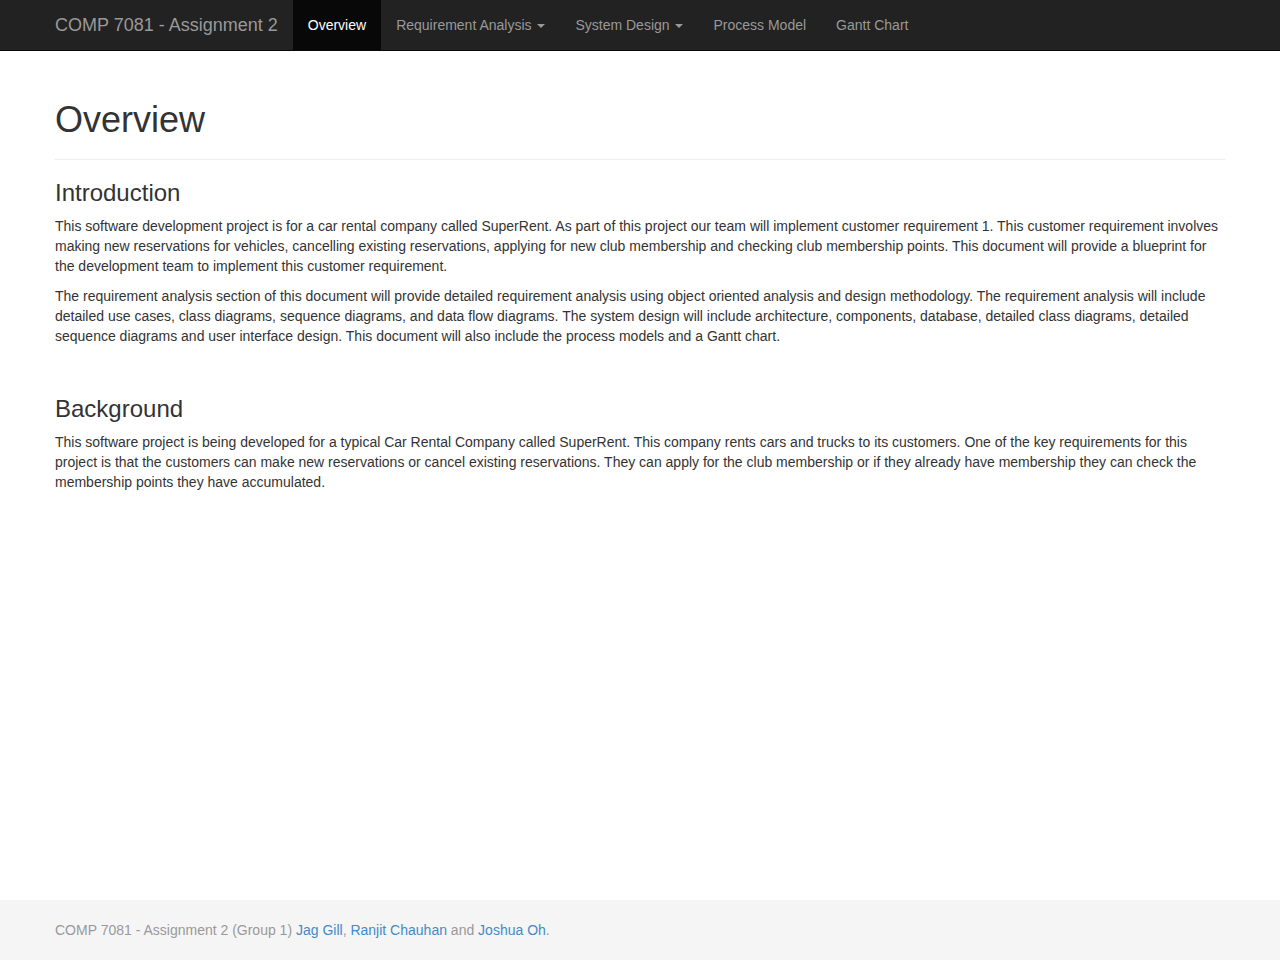
<file: index.html>
<!doctype html>
<html>
<head>
<meta charset="utf-8">
<title>COMP 7081 - Assignment 2 (Group 1)</title>
<link rel="stylesheet" href="css/bootstrap.css">
<link href="css/sticky-footer-navbar.css" rel="stylesheet">
<script src="js/jquery.min.js"></script>
<script src="js/bootstrap.js"></script>
<!--[if lt IE 9]>
<script src="http://html5shiv.googlecode.com/svn/trunk/html5.js"></script>
<![endif]-->
</head>

<body>
<!-- Wrap all page content here -->
<div id="wrap">
<header class="navbar navbar-inverse navbar-fixed-top bs-docs-nav" role="banner">
  <div class="container">
    <div class="navbar-header">
      <button class="navbar-toggle" type="button" data-toggle="collapse" data-target=".bs-navbar-collapse">
        <span class="sr-only">Toggle navigation</span>
        <span class="icon-bar"></span>
        <span class="icon-bar"></span>
        <span class="icon-bar"></span>
      </button>
      <a href="./index.html" class="navbar-brand">COMP 7081 - Assignment 2</a>
    </div>
    <nav class="collapse navbar-collapse bs-navbar-collapse" role="navigation">
      <ul class="nav navbar-nav">
          <li class="active"><a href="index.html">Overview</a></li>
          <li class="dropdown">
            <a class="dropdown-toggle" data-toggle="dropdown" href="#">
              Requirement Analysis <span class="caret"></span>
            </a>
            <ul class="dropdown-menu">
              <li><a href="html/analysis/use_cases.html">Use Cases</a></li>
              <li><a href="html/analysis/class_diagrams.html">Class Diagrams</a></li>
      			  <li><a href="html/analysis/activity_diagrams.html">Activity Diagrams</a></li>
      			  <li><a href="html/analysis/sequence_diagrams.html">Sequence Diagrams</a></li>
              <li><a href="html/analysis/data_flow_diagrams.html">Data Flow Diagrams</a></li>
            </ul>
          </li>    
          <li class="dropdown">
            <a class="dropdown-toggle" data-toggle="dropdown" href="#">
              System Design <span class="caret"></span>
            </a>
            <ul class="dropdown-menu">
              <li><a href="html/design/architecture.html">Architecture</a></li>
              <li><a href="html/design/components.html">Components</a></li>
              <li><a href="html/design/database.html">Database/data structure</a></li>
              <li><a href="html/design/detailed_class_diagrams.html">Detailed Class Diagrams</a></li>
              <li><a href="html/design/detailed_sequence_diagrams.html">Detailed Sequence Diagrams</a></li>
              <li><a href="html/design/user_interface.html">User Interface</a></li>
            </ul>
          </li>               
          <li><a href="html/process_model.html">Process Model</a></li>
          <li><a href="html/gantt_chart.html">Gantt Chart</a></li>
      </ul>
    </nav>
  </div>
</header>
  <!-- Begin page content -->
  <div class="container">
  <div class="page-header">
    <h1>Overview</h1>
  </div>
      <h3 id="overview-introduction">Introduction</h3>
      <p>This software development project is for a car rental company called SuperRent. As part of this project our team will implement customer requirement 1. This customer requirement involves making new reservations for vehicles, cancelling existing reservations, applying for new club membership and checking club membership points. This document will provide a blueprint for the development team to implement this customer requirement.</p> 

  <p>The requirement analysis section of this document will provide detailed requirement analysis using object oriented analysis and design methodology. The requirement analysis will include detailed use cases, class diagrams, sequence diagrams, and data flow diagrams. The system design will include architecture, components, database, detailed class diagrams, detailed sequence diagrams and user interface design. This document will also include the process models and a Gantt chart.
       </p>
       <br>
    <h3 id="overview-background">Background</h3>
      <p>This software project is being developed for a typical Car Rental Company called SuperRent. This company rents cars and trucks to its customers. One of the key requirements for this project is that the customers can make new reservations or cancel existing reservations. They can apply for the club membership or if they already have membership they can check the membership points they have accumulated. </p>
    </div>
</div>
<div id="footer">
  <div class="container">
    <p class="text-muted credit">COMP 7081 - Assignment 2 (Group 1) <a href="##">Jag Gill</a>, <a href="##">Ranjit Chauhan</a> and <a href="##">Joshua Oh</a>.</p>
  </div>
</div>
</body>
</html>
</file>
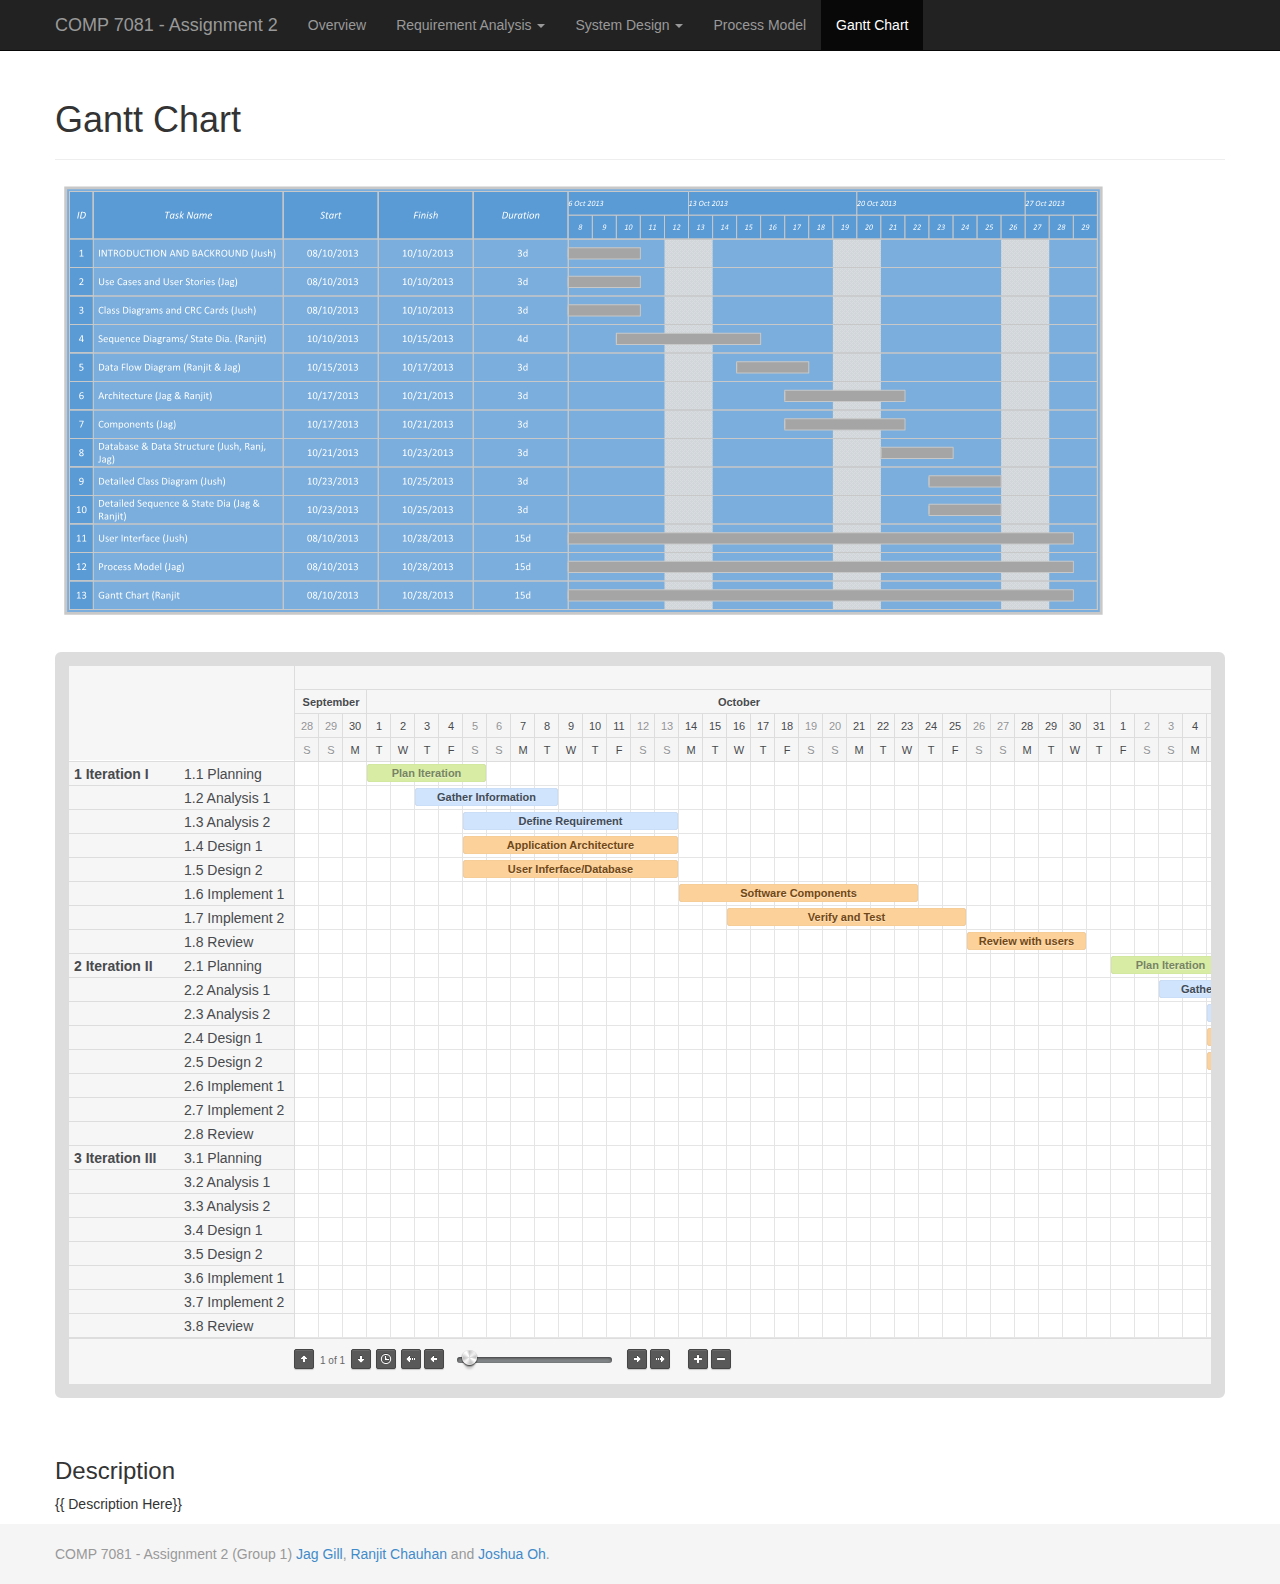
<file: html/gantt_chart.html>
﻿<!doctype html>
<html>
<head>
<meta charset="utf-8">
<meta http-equiv="X-UA-Compatible" content="IE=Edge;chrome=1" >
<title>COMP 7081 - Assignment 2 (Group 1)</title>
<link rel="stylesheet" href="../css/gantt.css">
<link rel="stylesheet" href="../css/bootstrap.css">
<link rel="stylesheet" href="../css/sticky-footer-navbar.css">
</style>
<!--[if lt IE 9]>
<script src="http://html5shiv.googlecode.com/svn/trunk/html5.js"></script>
<![endif]-->
</head>

<body>
<!-- Begin Wrap all page content -->
<div id="wrap">
<header class="navbar navbar-inverse navbar-fixed-top bs-docs-nav" role="banner">
  <div class="container">
    <div class="navbar-header">
      <button class="navbar-toggle" type="button" data-toggle="collapse" data-target=".bs-navbar-collapse">
        <span class="sr-only">Toggle navigation</span>
        <span class="icon-bar"></span>
        <span class="icon-bar"></span>
        <span class="icon-bar"></span>
      </button>
      <a href="../index.html" class="navbar-brand">COMP 7081 - Assignment 2</a>
    </div>
    <nav class="collapse navbar-collapse bs-navbar-collapse" role="navigation">
      <ul class="nav navbar-nav">
          <li><a href="../index.html">Overview</a></li>
          <li class="dropdown">
            <a class="dropdown-toggle" data-toggle="dropdown" href="#">
              Requirement Analysis <span class="caret"></span>
            </a>
            <ul class="dropdown-menu">
              <li><a href="./analysis/use_cases.html">Use Cases</a></li>
              <li><a href="./analysis/class_diagrams.html">Class Diagrams</a></li>
              <li><a href="./analysis/activity_diagrams.html">Activity Diagrams</a></li>
              <li><a href="./analysis/sequence_diagrams.html">Sequence Diagrams</a></li>
              <li><a href="./analysis/data_flow_diagrams.html">Data Flow Diagrams</a></li>
            </ul>
          </li>    
          <li class="dropdown">
            <a class="dropdown-toggle" data-toggle="dropdown" href="#">
              System Design <span class="caret"></span>
            </a>
            <ul class="dropdown-menu">
              <li><a href="./design/architecture.html">Architecture</a></li>
              <li><a href="./design/components.html">Components</a></li>
              <li><a href="./design/database.html">Database/data structure</a></li>
              <li><a href="./design/detailed_class_diagrams.html">Detailed Class Diagrams</a></li>
              <li><a href="./design/detailed_sequence_diagrams.html">Detailed Sequence Diagrams</a></li>
              <li><a href="./design/user_interface.html">User Interface</a></li>
            </ul>
          </li>               
          <li><a href="./process_model.html">Process Model</a></li>
          <li class="active"><a href="./gantt_chart.html">Gantt Chart</a></li>
      </ul>
    </nav>
  </div>
</header>
    <!-- Begin page content -->
    <div class="container">
      <div class="page-header">
        <h1>Gantt Chart</h1>
      </div>
        <img src="../images/gantt_chart.png" />
        <br />
        <div class="gantt"></div>
       <br>
       <h3 id="overview-background">Description</h3>
      <p>{{ Description Here}}</p>
    </div>
     <!-- End page content -->
</div>
<!-- End Wrap all page content -->

<!-- Begin page footer -->
<div id="footer">
  <div class="container">
    <p class="text-muted credit">COMP 7081 - Assignment 2 (Group 1) <a href="##">Jag Gill</a>, <a href="##">Ranjit Chauhan</a> and <a href="##">Joshua Oh</a>.</p>
  </div>
</div>
<!-- End page footer -->

</body>
<script src="../js/jquery.min.js"></script>
<script src="../js/bootstrap.js"></script>
<script src="../js/jquery.fn.gantt.js"></script>
<script>
    $(function() {

      "use strict";

      $(".gantt").gantt({
        source: [{
          name: "1 Iteration I",
          desc: "1.1 Planning",
          values: [{
              from: "/Date(" + dateParser('2013-10-01') + ")/",
              to: "/Date(" + dateParser('2013-10-05') + ")/",
              label: "Plan Iteration",
            customClass: "ganttGreen"
          }]
        },{
          name: "",
          desc: "1.2 Analysis 1",
          values: [{
              from: "/Date(" + dateParser('2013-10-3') + ")/",
              to: "/Date(" + dateParser('2013-10-8') + ")/",
            label: "Gather Information", 
            customClass: "ganttBlue"
          }]
        }, {
            name: " ",
            desc: "1.3 Analysis 2",
            values: [{
                from: "/Date(" + dateParser('2013-10-5') + ")/",
                to: "/Date(" + dateParser('2013-10-13') + ")/",
                label: "Define Requirement",
                customClass: "ganttBlue"
            }]
        }, {
            name: "",
            desc: "1.4 Design 1",
            values: [{
                from: "/Date(" + dateParser('2013-10-5') + ")/",
                to: "/Date(" + dateParser('2013-10-13') + ")/",
                label: "Application Architecture",
                customClass: "ganttOrange"
            }]
        }, {
          name: " ",
          desc: "1.5 Design 2",
          values: [{
              from: "/Date(" + dateParser('2013-10-5') + ")/",
              to: "/Date(" + dateParser('2013-10-13') + ")/",
            label: "User Inferface/Database", 
            customClass: "ganttOrange"
          }]
      }, {
          name: "",
          desc: "1.6 Implement 1",
          values: [{
              from: "/Date(" + dateParser('2013-10-14') + ")/",
              to: "/Date(" + dateParser('2013-10-23') + ")/",
              label: "Software Components",
              customClass: "ganttOrange"
          }]
      }, {
          name: " ",
          desc: "1.7 Implement 2",
          values: [{
              from: "/Date(" + dateParser('2013-10-16') + ")/",
              to: "/Date(" + dateParser('2013-10-25') + ")/",
              label: "Verify and Test", 
              customClass: "ganttOrange"
          }]
      }, {
          name: " ",
          desc: "1.8 Review",
          values: [{
              from: "/Date(" + dateParser('2013-10-26') + ")/",
              to: "/Date(" + dateParser('2013-10-30') + ")/",
              label: "Review with users",
              customClass: "ganttOrange"
          }]
      },{
          name: "2 Iteration II",
        desc: "2.1 Planning",
        values: [{
            from: "/Date(" + dateParser('2013-11-01') + ")/",
            to: "/Date(" + dateParser('2013-11-05') + ")/",
            label: "Plan Iteration",
            customClass: "ganttGreen"
        }]
      },{
          name: "",
          desc: "2.2 Analysis 1",
          values: [{
              from: "/Date(" + dateParser('2013-11-3') + ")/",
              to: "/Date(" + dateParser('2013-11-8') + ")/",
              label: "Gather Information", 
              customClass: "ganttBlue"
          }]
      }, {
          name: " ",
          desc: "2.3 Analysis 2",
          values: [{
              from: "/Date(" + dateParser('2013-11-5') + ")/",
              to: "/Date(" + dateParser('2013-11-13') + ")/",
              label: "Define Requirement",
              customClass: "ganttBlue"
          }]
      }, {
          name: "",
          desc: "2.4 Design 1",
          values: [{
              from: "/Date(" + dateParser('2013-11-5') + ")/",
              to: "/Date(" + dateParser('2013-11-13') + ")/",
              label: "Application Architecture",
              customClass: "ganttOrange"
          }]
      }, {
          name: " ",
          desc: "2.5 Design 2",
          values: [{
              from: "/Date(" + dateParser('2013-11-5') + ")/",
              to: "/Date(" + dateParser('2013-11-13') + ")/",
              label: "User Inferface/Database", 
              customClass: "ganttOrange"
          }]
      }, {
          name: "",
          desc: "2.6 Implement 1",
          values: [{
              from: "/Date(" + dateParser('2013-11-14') + ")/",
              to: "/Date(" + dateParser('2013-11-23') + ")/",
              label: "Software Components",
              customClass: "ganttOrange"
          }]
      }, {
          name: " ",
          desc: "2.7 Implement 2",
          values: [{
              from: "/Date(" + dateParser('2013-11-16') + ")/",
              to: "/Date(" + dateParser('2013-11-25') + ")/",
              label: "Verify and Test", 
              customClass: "ganttOrange"
          }]
      }, {
          name: " ",
          desc: "2.8 Review",
          values: [{
              from: "/Date(" + dateParser('2013-11-26') + ")/",
              to: "/Date(" + dateParser('2013-11-30') + ")/",
              label: "Review with users",
              customClass: "ganttOrange"
          }]
      },{
          name: "3 Iteration III",
        desc: "3.1 Planning",
        values: [{
            from: "/Date(" + dateParser('2013-12-01') + ")/",
            to: "/Date(" + dateParser('2013-12-05') + ")/",
            label: "Plan Iteration",
            customClass: "ganttGreen"
        }]
      },{
          name: "",
          desc: "3.2 Analysis 1",
          values: [{
              from: "/Date(" + dateParser('2013-12-3') + ")/",
              to: "/Date(" + dateParser('2013-12-8') + ")/",
              label: "Gather Information", 
              customClass: "ganttBlue"
          }]
      }, {
          name: " ",
          desc: "3.3 Analysis 2",
          values: [{
              from: "/Date(" + dateParser('2013-12-5') + ")/",
              to: "/Date(" + dateParser('2013-12-13') + ")/",
              label: "Define Requirement",
              customClass: "ganttBlue"
          }]
      }, {
          name: "",
          desc: "3.4 Design 1",
          values: [{
              from: "/Date(" + dateParser('2013-12-5') + ")/",
              to: "/Date(" + dateParser('2013-12-13') + ")/",
              label: "Application Architecture",
              customClass: "ganttOrange"
          }]
      }, {
          name: " ",
          desc: "3.5 Design 2",
          values: [{
              from: "/Date(" + dateParser('2013-12-5') + ")/",
              to: "/Date(" + dateParser('2013-12-13') + ")/",
              label: "User Inferface/Database", 
              customClass: "ganttOrange"
          }]
      }, {
          name: "",
          desc: "3.6 Implement 1",
          values: [{
              from: "/Date(" + dateParser('2013-12-14') + ")/",
              to: "/Date(" + dateParser('2013-12-23') + ")/",
              label: "Software Components",
              customClass: "ganttOrange"
          }]
      }, {
          name: " ",
          desc: "3.7 Implement 2",
          values: [{
              from: "/Date(" + dateParser('2013-12-16') + ")/",
              to: "/Date(" + dateParser('2013-12-25') + ")/",
              label: "Verify and Test", 
              customClass: "ganttOrange"
          }]
      }, {
          name: " ",
          desc: "3.8 Review",
          values: [{
              from: "/Date(" + dateParser('2013-12-26') + ")/",
              to: "/Date(" + dateParser('2013-12-30') + ")/",
              label: "Review with users",
              customClass: "ganttOrange"
          }]
      }],

        navigate: "scroll",
        scale: "days",
        minScale: "days",       
        maxScale: "months",
        itemsPerPage: 24,
        onItemClick: function(data) {
          //alert("Item clicked - show some details");
        },
        onAddClick: function(dt, rowId) {
          //alert("Empty space clicked - add an item!");
        },
        onRender: function() {
          if (window.console && typeof console.log === "function") {
            console.log("chart rendered");
          }
        }
      });

      //$(".gantt").popover({
      //  selector: ".bar",
      //  title: "Detail",
      //  content: "Here is details.",
      //  trigger: "hover"
      //});

      //prettyPrint();

       function dateParser (mydate) {
        if (mydate !== undefined) {
            var a = mydate.split("-");
            var yearMy = a[0];
            var monthMy = a[1];
            var dayMy = a[2];
            var finalDate = new Date(yearMy, monthMy-1, dayMy);
            var finalDate = finalDate.getTime();
            return finalDate;
          }  
        } 

    });
    </script>
</html>
</file>
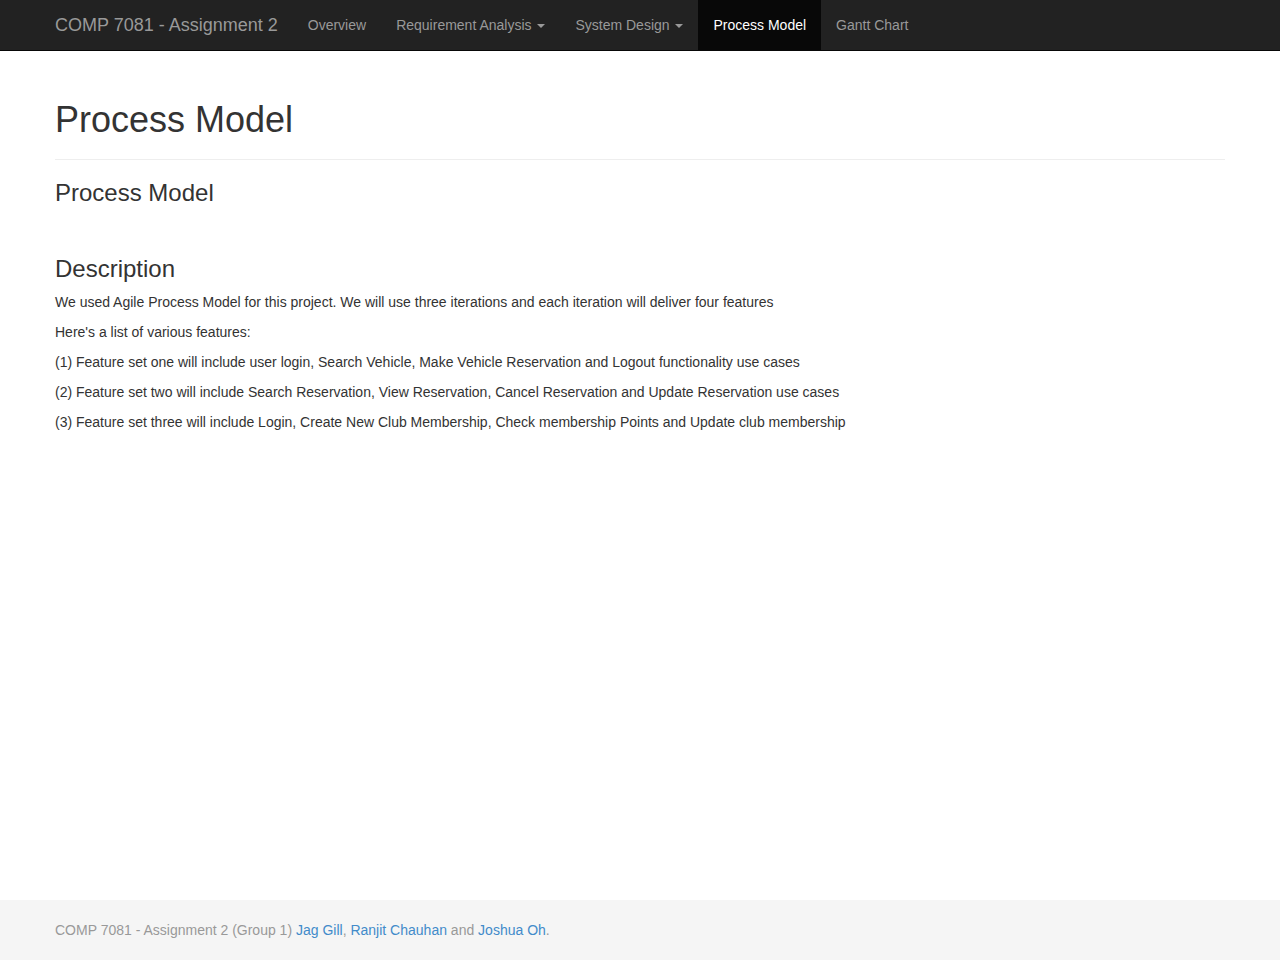
<file: html/process_model.html>
<!doctype html>
<html>
<head>
<meta charset="utf-8">
<title>COMP 7081 - Assignment 2 (Group 1)</title>
<link rel="stylesheet" href="../css/bootstrap.css">
<link rel="stylesheet" href="../css/sticky-footer-navbar.css">
<script src="../js/jquery.min.js"></script>
<script src="../js/bootstrap.js"></script>
<!--[if lt IE 9]>
<script src="http://html5shiv.googlecode.com/svn/trunk/html5.js"></script>
<![endif]-->
</head>

<body>
<!-- Begin Wrap all page content -->
<div id="wrap">
<header class="navbar navbar-inverse navbar-fixed-top bs-docs-nav" role="banner">
  <div class="container">
    <div class="navbar-header">
      <button class="navbar-toggle" type="button" data-toggle="collapse" data-target=".bs-navbar-collapse">
        <span class="sr-only">Toggle navigation</span>
        <span class="icon-bar"></span>
        <span class="icon-bar"></span>
        <span class="icon-bar"></span>
      </button>
      <a href="../index.html" class="navbar-brand">COMP 7081 - Assignment 2</a>
    </div>
    <nav class="collapse navbar-collapse bs-navbar-collapse" role="navigation">
      <ul class="nav navbar-nav">
          <li><a href="../index.html">Overview</a></li>
          <li class="dropdown">
            <a class="dropdown-toggle" data-toggle="dropdown" href="#">
              Requirement Analysis <span class="caret"></span>
            </a>
            <ul class="dropdown-menu">
              <li><a href="./analysis/use_cases.html">Use Cases</a></li>
              <li><a href="./analysis/class_diagrams.html">Class Diagrams</a></li>
              <li><a href="./analysis/activity_diagrams.html">Activity Diagrams</a></li> 
              <li><a href="./analysis/sequence_diagrams.html">Sequence Diagrams</a></li>
              <li><a href="./analysis/data_flow_diagrams.html">Data Flow Diagrams</a></li>
            </ul>
          </li>    
          <li class="dropdown">
            <a class="dropdown-toggle" data-toggle="dropdown" href="#">
              System Design <span class="caret"></span>
            </a>
            <ul class="dropdown-menu">
              <li><a href="./design/architecture.html">Architecture</a></li>
              <li><a href="./design/components.html">Components</a></li>
              <li><a href="./design/database.html">Database/data structure</a></li>
              <li><a href="./design/detailed_class_diagrams.html">Detailed Class Diagrams</a></li>
              <li><a href="./design/detailed_sequence_diagrams.html">Detailed Sequence Diagrams</a></li>
              <li><a href="./design/user_interface.html">User Interface</a></li>
            </ul>
          </li>               
          <li class="active"><a href="./process_model.html">Process Model</a></li>
          <li><a href="./gantt_chart.html">Gantt Chart</a></li>
      </ul>
    </nav>
  </div>
</header>
    <!-- Begin page content -->
    <div class="container">
      <div class="page-header">
        <h1>Process Model</h1>
      </div>
      <h3 id="overview-introduction">Process Model</h3>
      
       <br>
       <h3 id="overview-background">Description</h3>
      <p>We used Agile Process Model for this project. We will use three iterations and each iteration will deliver four features</p>
	  <p> Here's a list of various features:</p>
	  <p> (1) Feature set one will include user login, Search Vehicle, Make Vehicle Reservation and Logout functionality use cases</p>
	  <p> (2) Feature set two will include Search Reservation, View Reservation, Cancel Reservation and Update Reservation use cases</p>
	  <p> (3) Feature set three will include Login, Create New Club Membership, Check membership Points and Update club membership</p>
	  
    </div>
     <!-- End page content -->
</div>
<!-- End Wrap all page content -->

<!-- Begin page footer -->
<div id="footer">
  <div class="container">
    <p class="text-muted credit">COMP 7081 - Assignment 2 (Group 1) <a href="##">Jag Gill</a>, <a href="##">Ranjit Chauhan</a> and <a href="##">Joshua Oh</a>.</p>
  </div>
</div>
<!-- End page footer -->

</body>
</html>
</file>
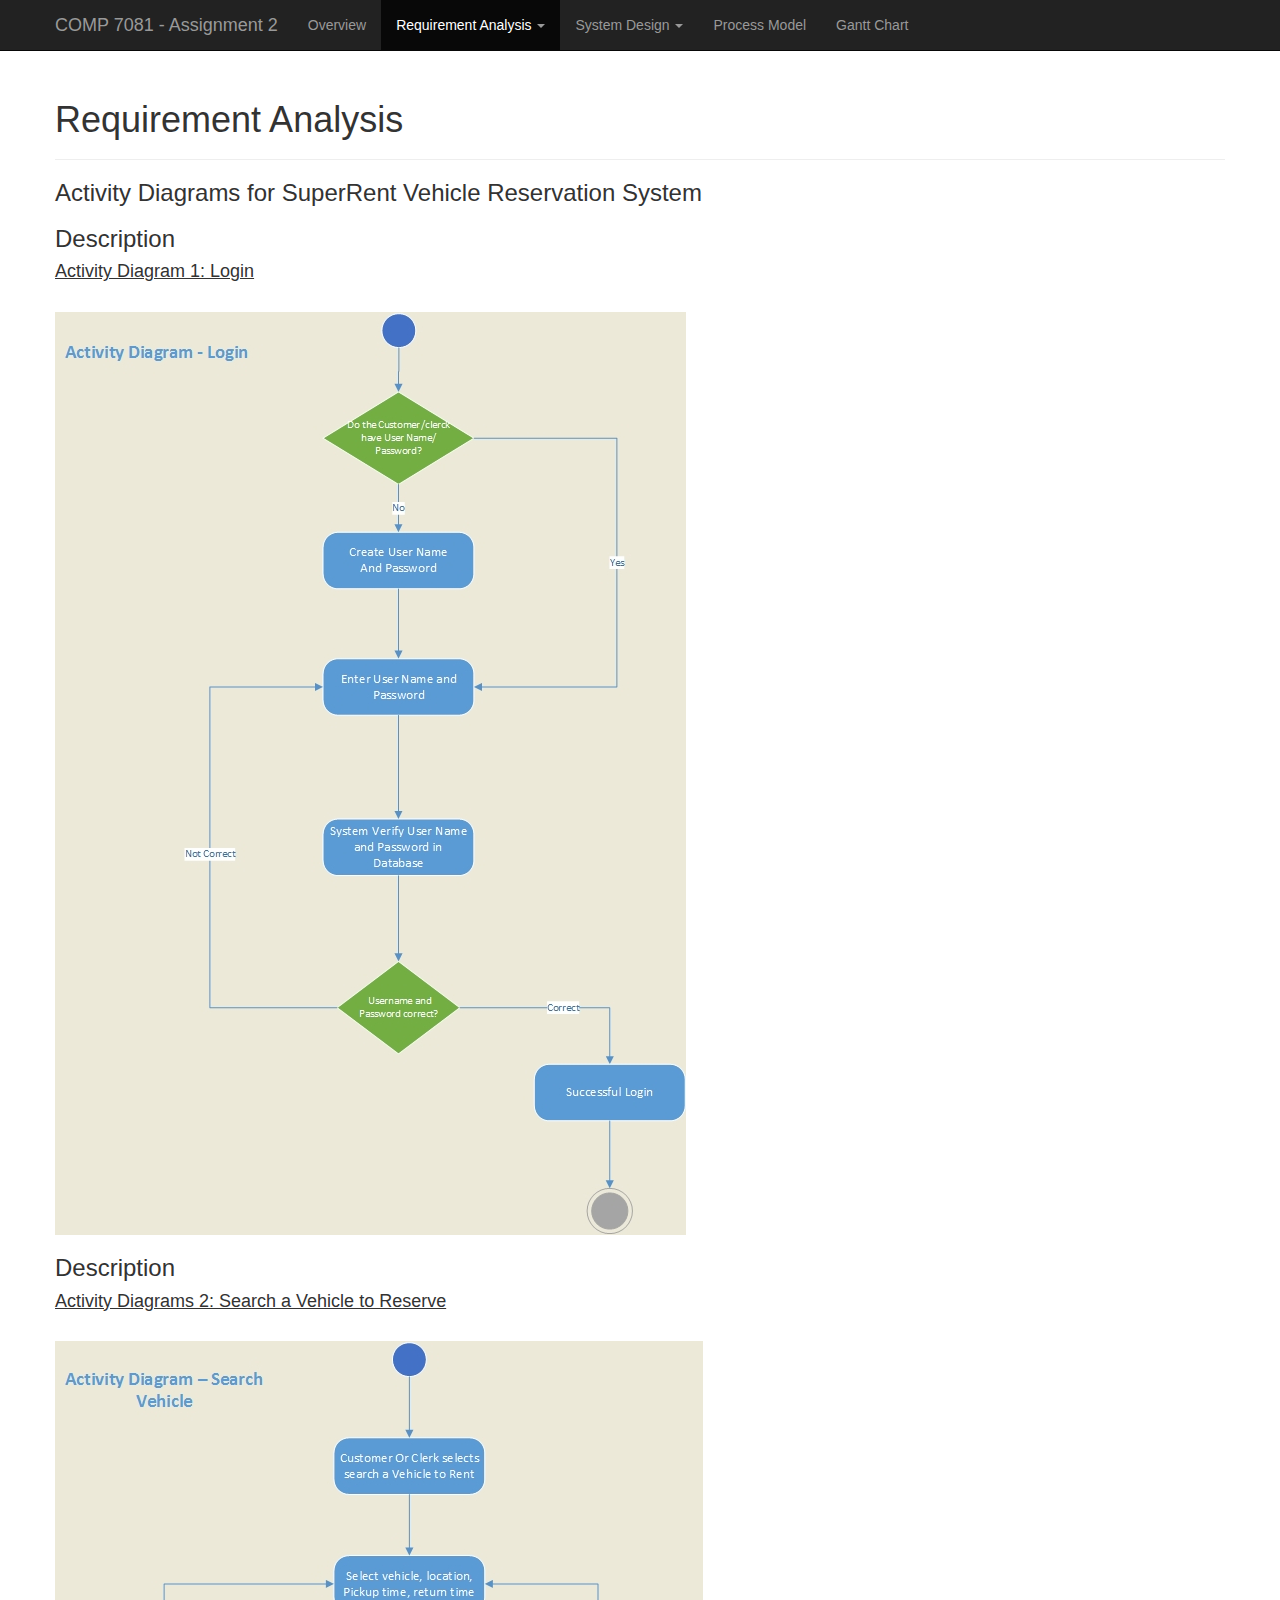
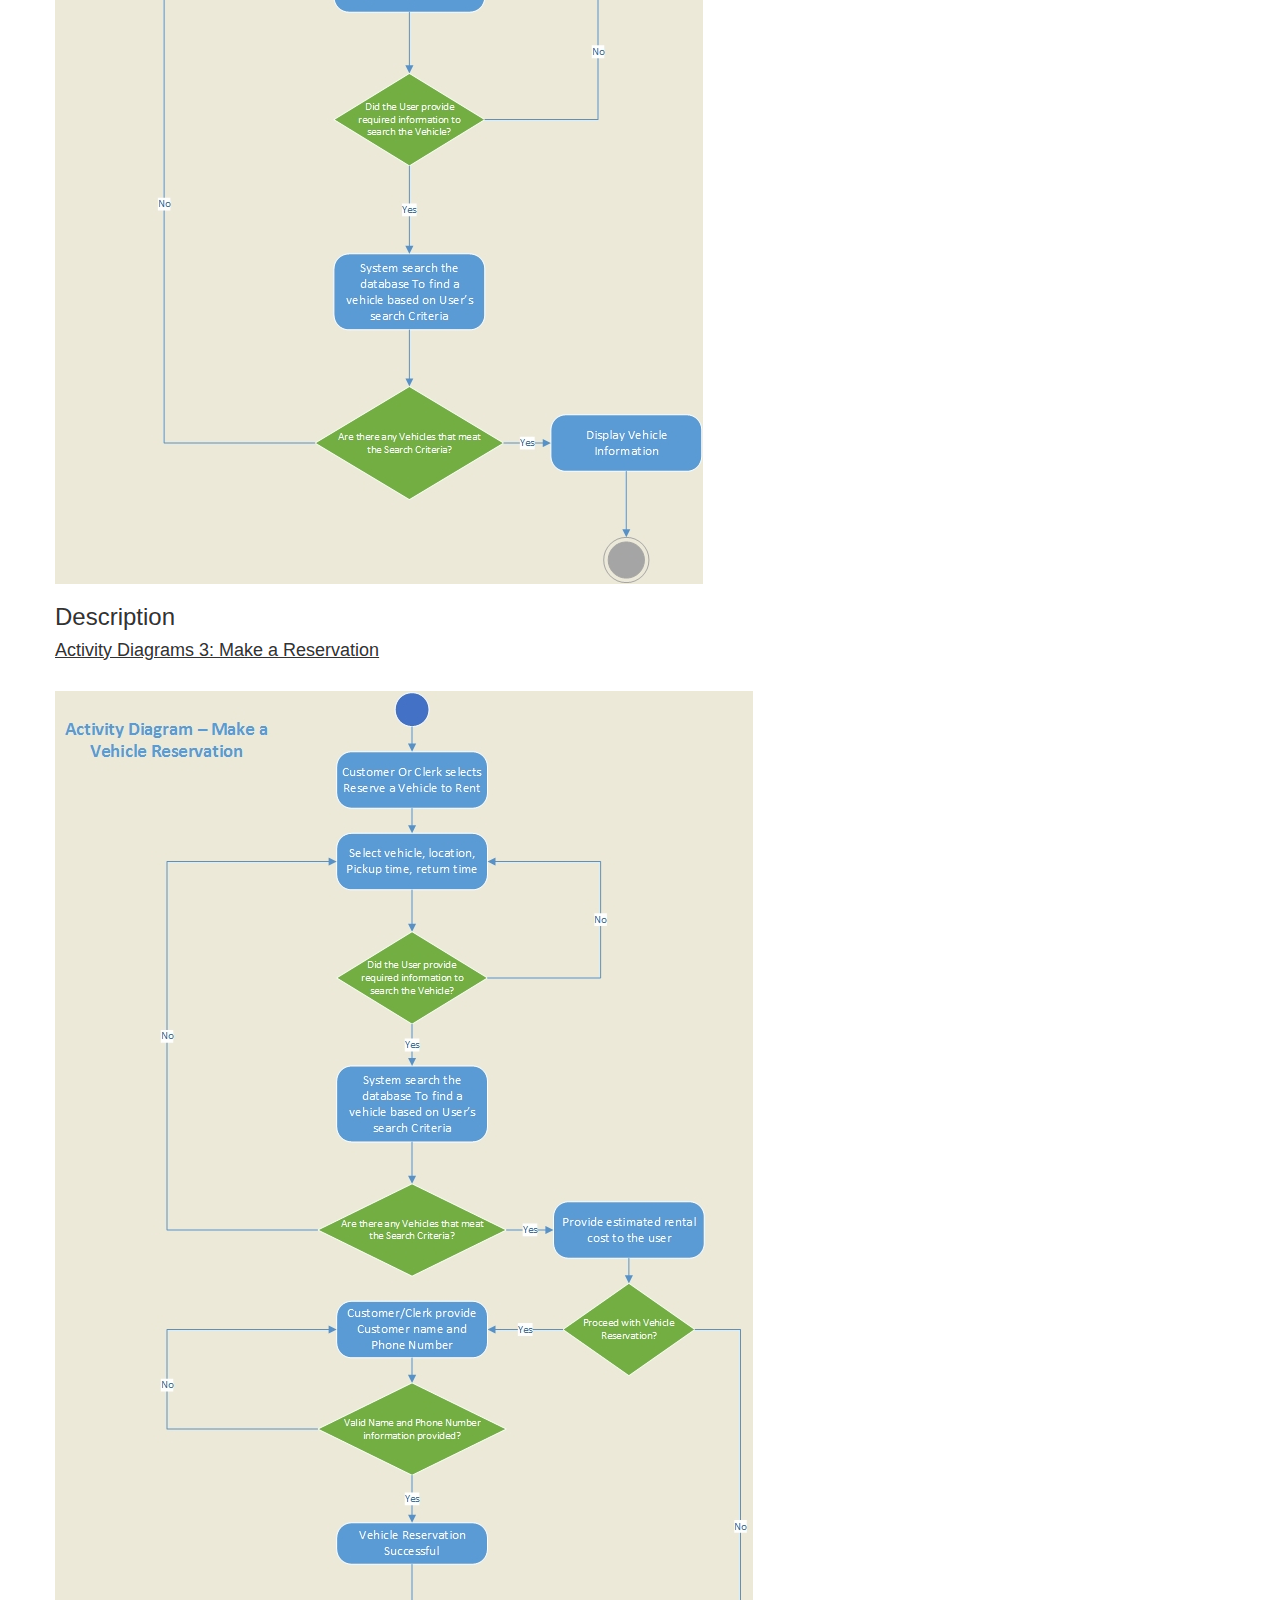
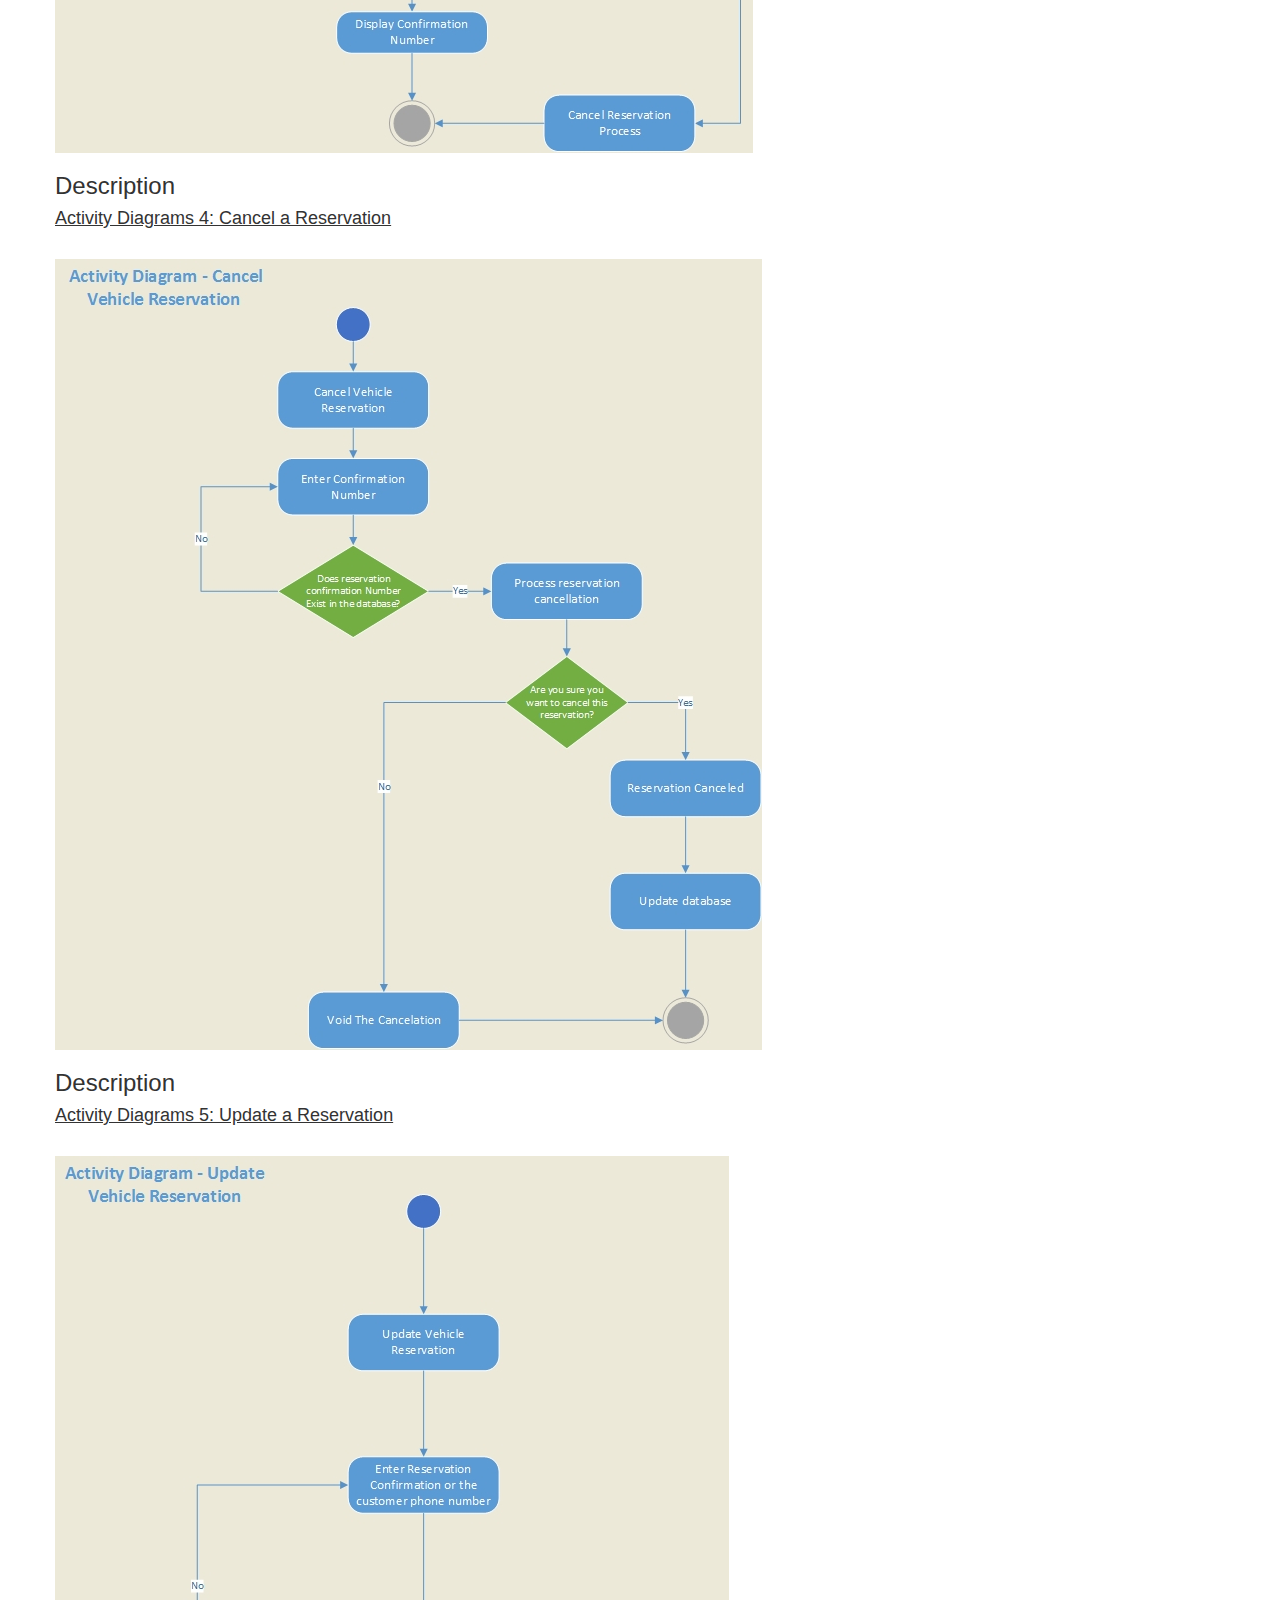
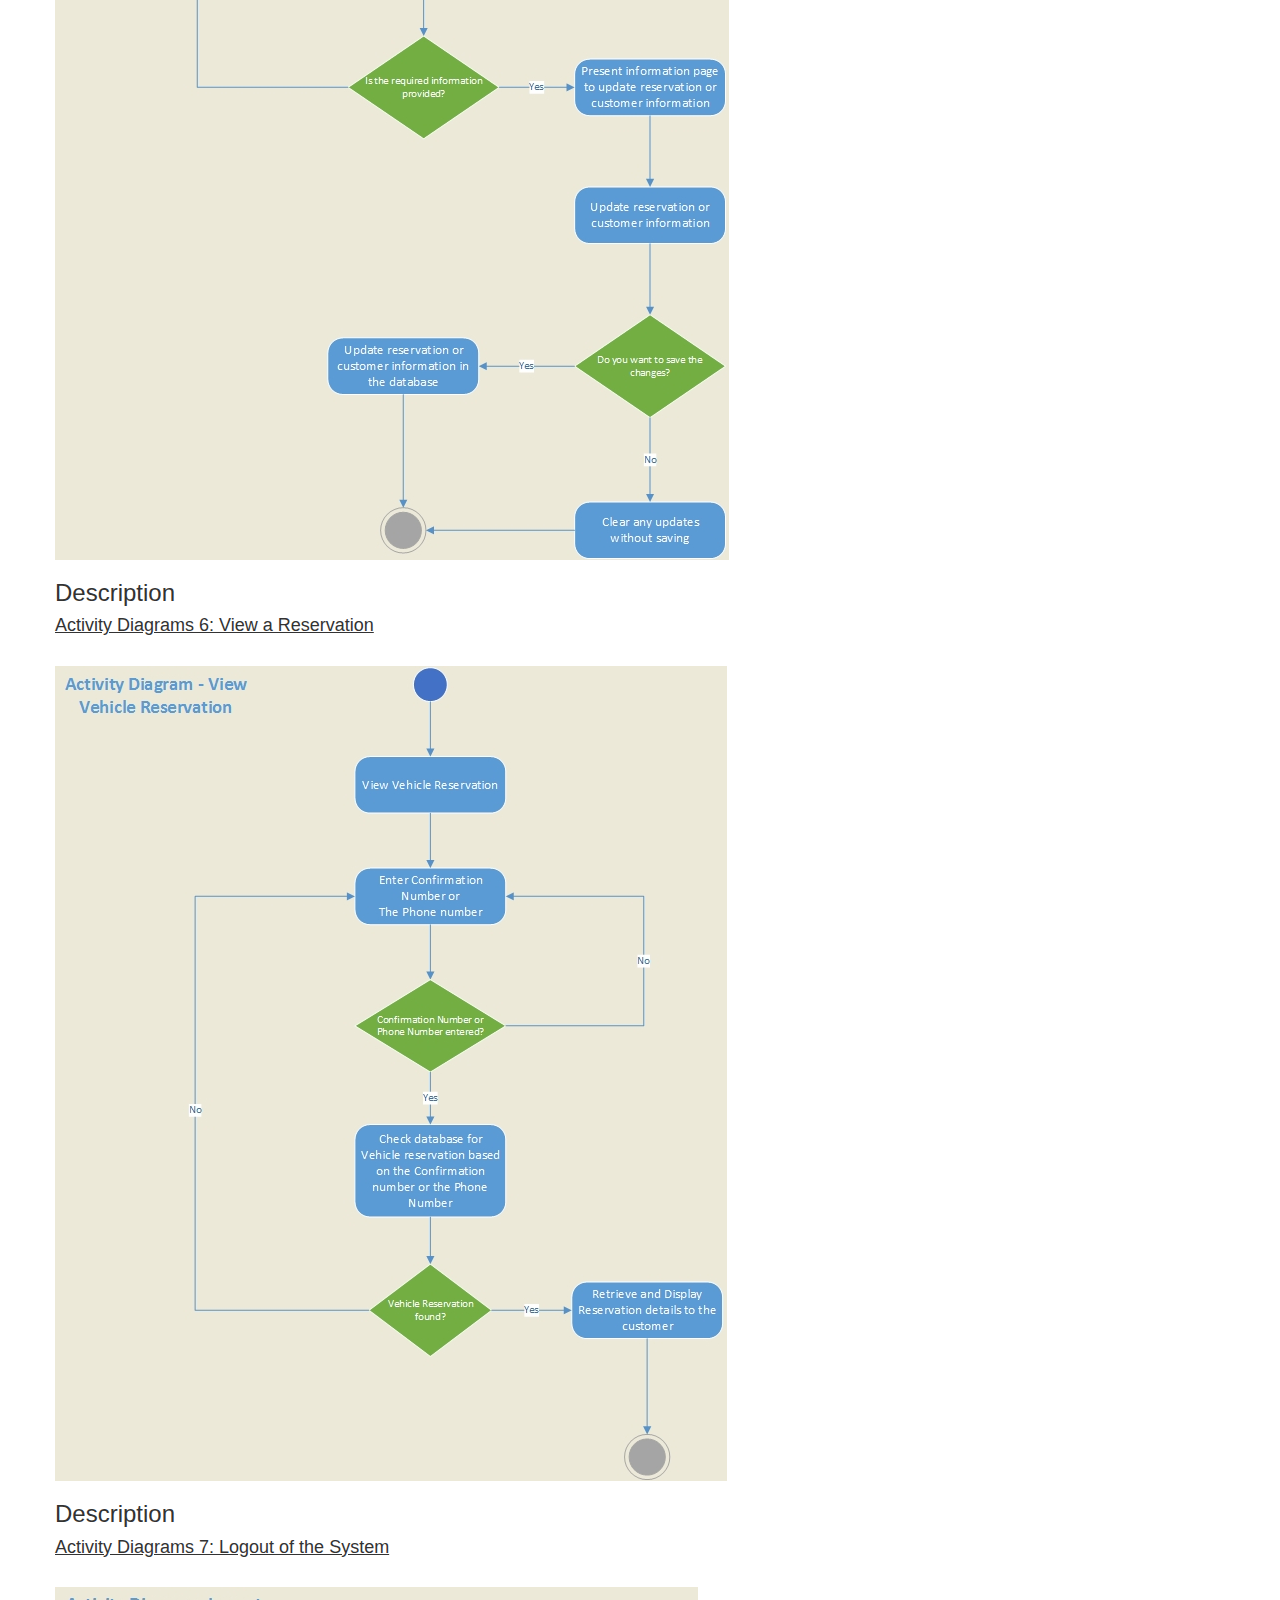
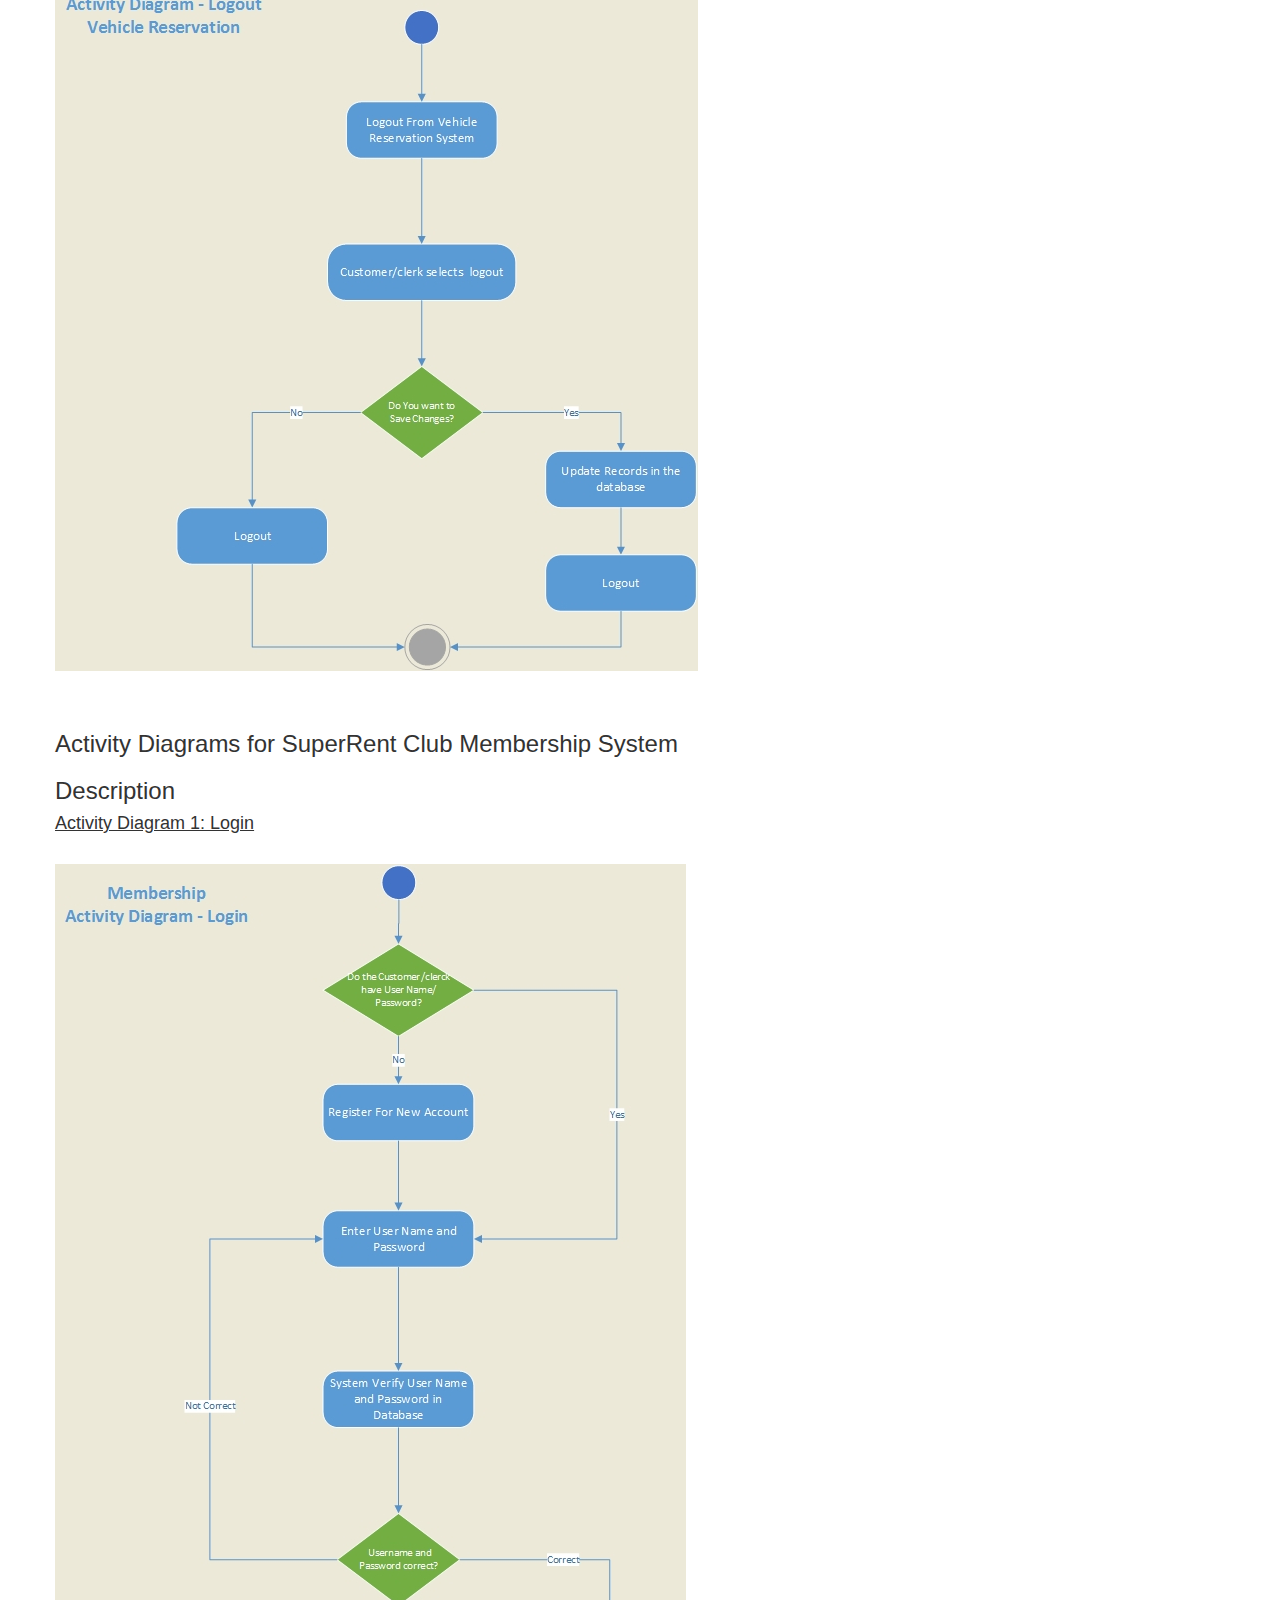
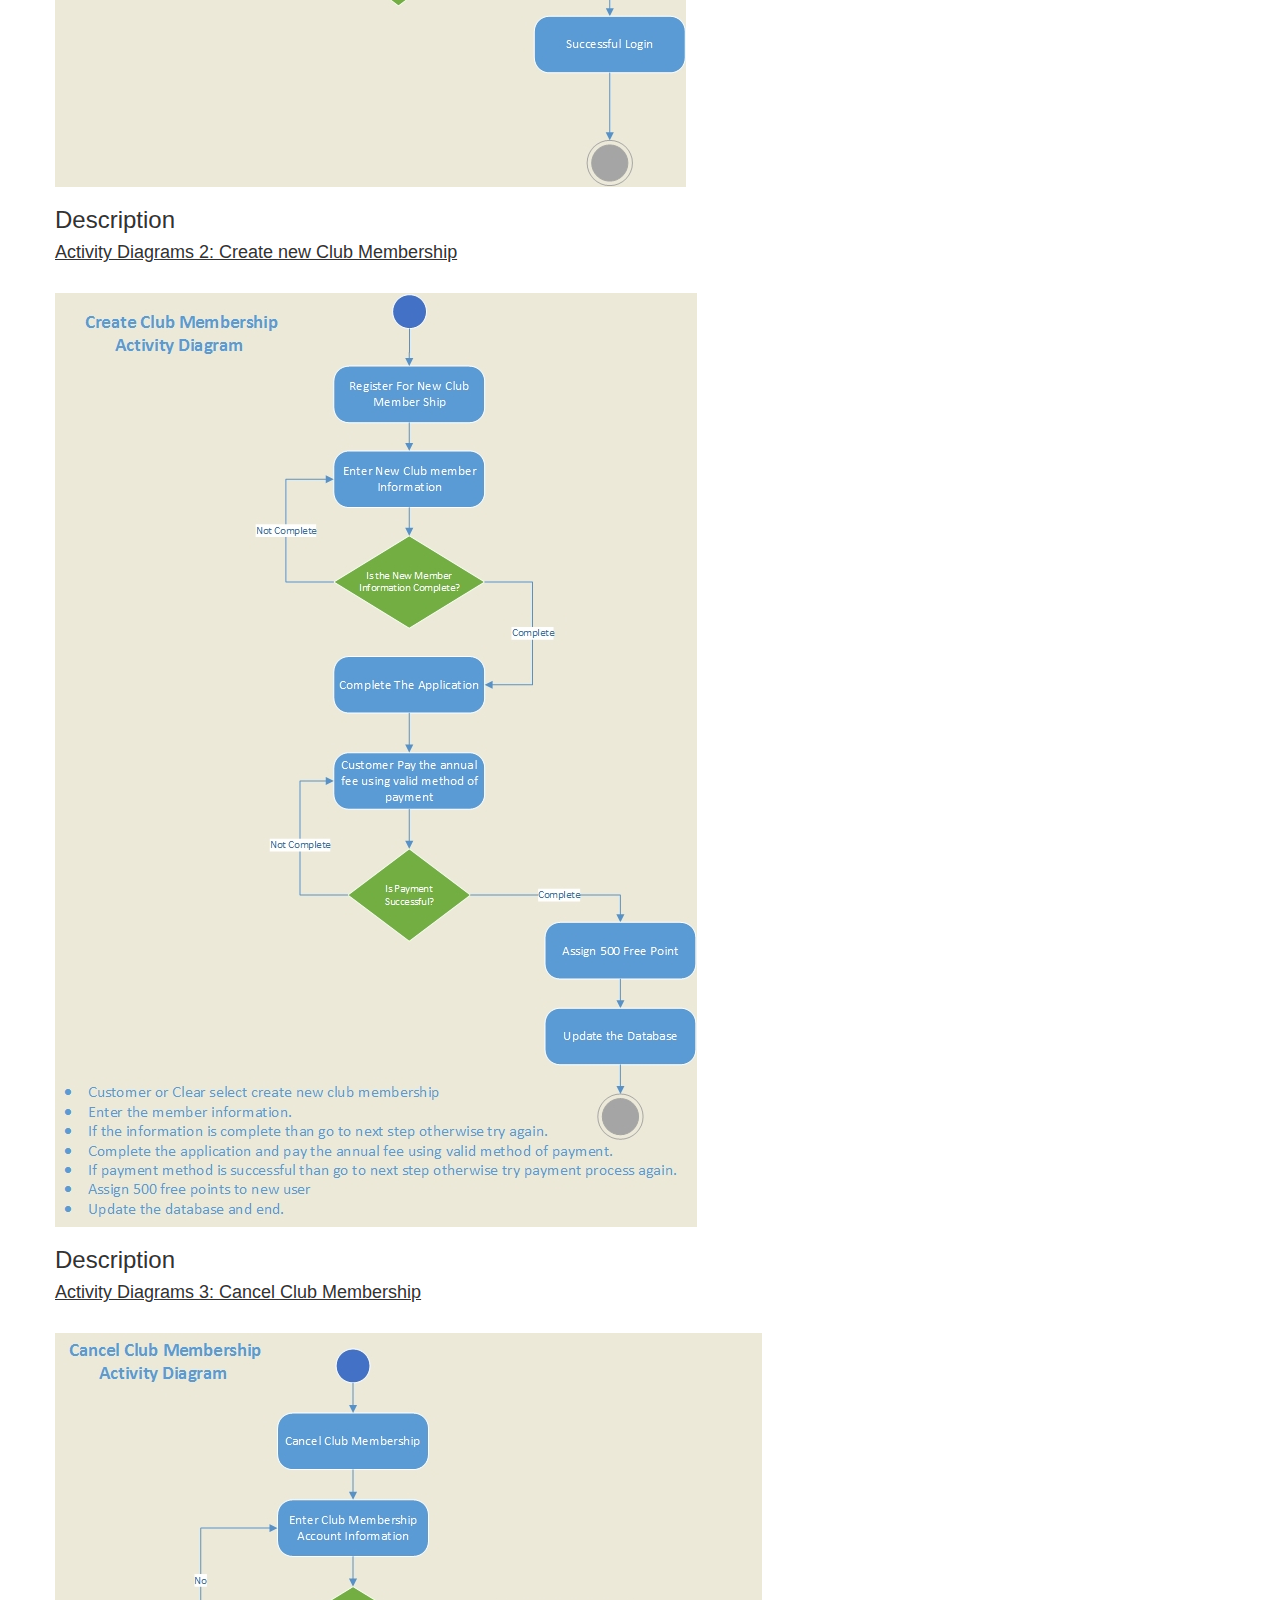
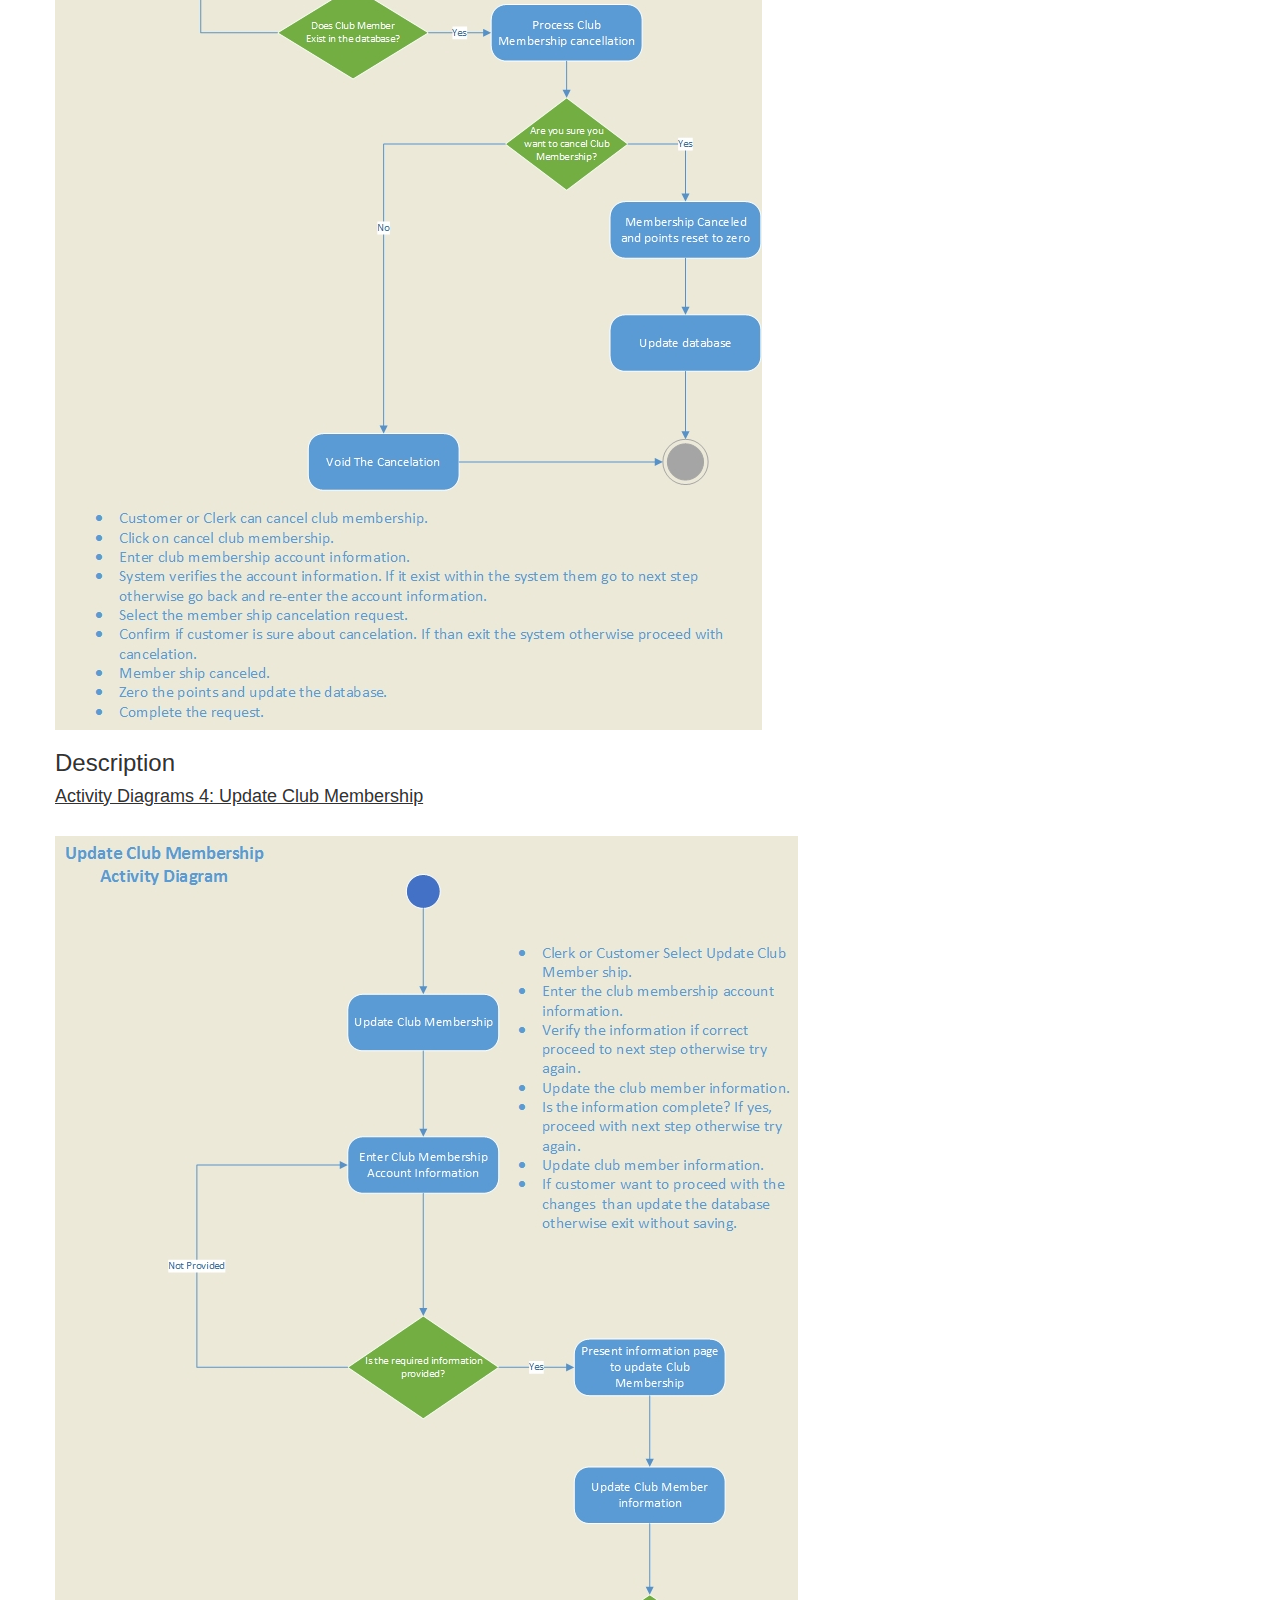
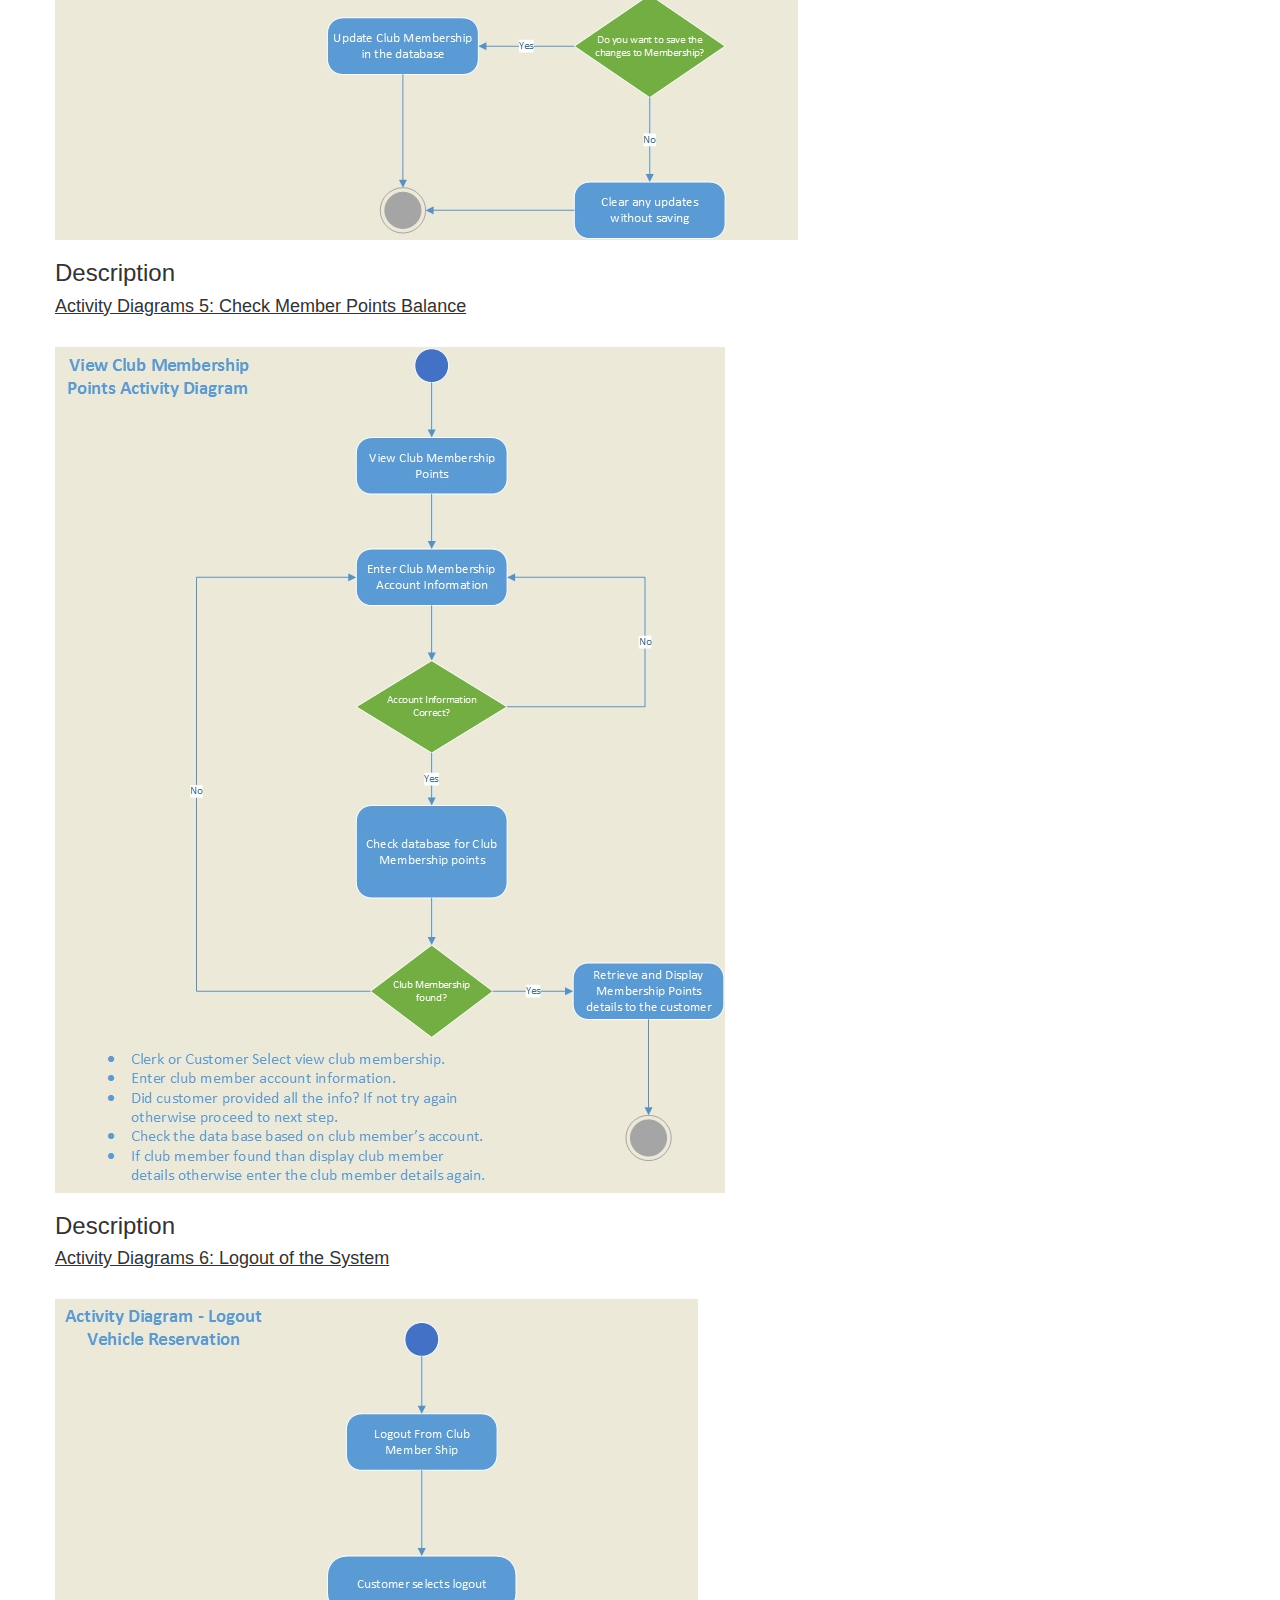
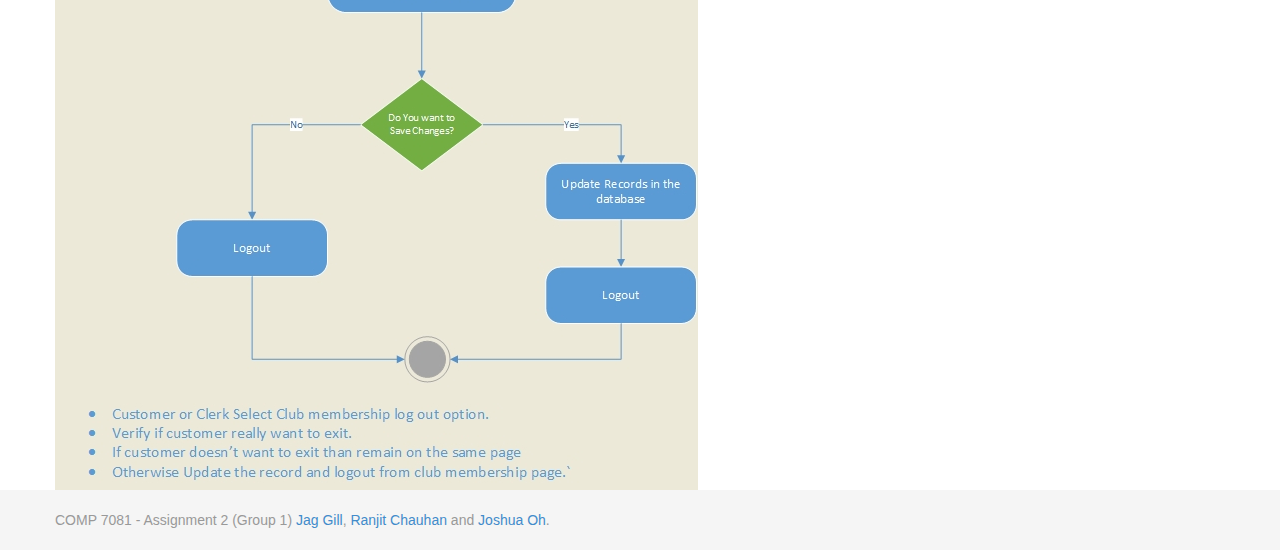
<file: html/analysis/activity_diagrams.html>
<!doctype html>
<html>
<head>
<meta charset="utf-8">
<title>COMP 7081 - Assignment 2 (Group 1)</title>
<link rel="stylesheet" href="../../css/bootstrap.css">
<link rel="stylesheet" href="../../css/sticky-footer-navbar.css">
<script src="../../js/jquery.min.js"></script>
<script src="../../js/bootstrap.js"></script>
<!--[if lt IE 9]>
<script src="http://html5shiv.googlecode.com/svn/trunk/html5.js"></script>
<![endif]-->
</head>

<body>
<!-- Begin Wrap all page content -->
<div id="wrap">
<header class="navbar navbar-inverse navbar-fixed-top bs-docs-nav" role="banner">
  <div class="container">
    <div class="navbar-header">
      <button class="navbar-toggle" type="button" data-toggle="collapse" data-target=".bs-navbar-collapse">
        <span class="sr-only">Toggle navigation</span>
        <span class="icon-bar"></span>
        <span class="icon-bar"></span>
        <span class="icon-bar"></span>
      </button>
      <a href="../../index.html" class="navbar-brand">COMP 7081 - Assignment 2</a>
    </div>
    <nav class="collapse navbar-collapse bs-navbar-collapse" role="navigation">
      <ul class="nav navbar-nav">
          <li><a href="../../index.html">Overview</a></li>
          <li class="dropdown active">
            <a class="dropdown-toggle" data-toggle="dropdown" href="#">
              Requirement Analysis <span class="caret"></span>
            </a>
            <ul class="dropdown-menu">
              <li class="active"><a href="../analysis/use_cases.html">Use Cases</a></li>
			  <li><a href="../analysis/activity_diagrams.html">Activity Diagrams</a></li>
			    <li><a href="../analysis/sequence_diagrams.html">Sequence Diagrams</a></li>
              <li><a href="../analysis/class_diagrams.html">Class Diagrams</a></li>
              <li><a href="../analysis/data_flow_diagrams.html">Data Flow Diagrams</a></li>
            </ul>
          </li>    
          <li class="dropdown">
            <a class="dropdown-toggle" data-toggle="dropdown" href="#">
              System Design <span class="caret"></span>
            </a>
            <ul class="dropdown-menu">
              <li><a href="../design/architecture.html">Architecture</a></li>
              <li><a href="../design/components.html">Components</a></li>
              <li><a href="../design/database.html">Database/data structure</a></li>
              <li><a href="../design/detailed_class_diagrams.html">Detailed Class Diagrams</a></li>
              <li><a href="../design/detailed_sequence_diagrams.html">Detailed Sequence Diagrams</a></li>
              <li><a href="../design/user_interface.html">User Interface</a></li>
            </ul>
          </li>               
          <li><a href="../process_model.html">Process Model</a></li>
          <li><a href="../gantt_chart.html">Gantt Chart</a></li>
      </ul>
    </nav>
  </div>
</header>
    <!-- Begin page content -->
    <div class="container">
      <div class="page-header">
        <h1>Requirement Analysis</h1>
      </div>
      <h3 id="overview-introduction">Activity Diagrams for SuperRent Vehicle Reservation System</h3>
     
       <h3 id="overview-background">Description</h3>
      <p><h4 id="AD1"><span style="text-decoration: underline;">Activity Diagram 1: Login</span></h4></p>
	  <br>
	  <IMG SRC="../analysis/activityDiagrams/Login.jpg" ALT="Login Page">
	   <h3 id="overview-background">Description</h3>
      <p><h4 id="UC1"><span style="text-decoration: underline;">Activity Diagrams 2: Search a Vehicle to Reserve</span></h4></p>
	  <br> 
	  <IMG SRC="../analysis/activityDiagrams/SearchVehicle.jpg" ALT="Search a Vehicle to Reserve">
	   <h3 id="overview-background">Description</h3>
      <p><h4 id="UC1"><span style="text-decoration: underline;">Activity Diagrams 3: Make a Reservation</span></h4></p>
	  <br> 
	  <IMG SRC="../analysis/activityDiagrams/MakeVehicleReservation.jpg" ALT="Search a Vehicle to Reserve">
	   <h3 id="overview-background">Description</h3>
      <p><h4 id="UC1"><span style="text-decoration: underline;">Activity Diagrams 4: Cancel a Reservation</span></h4></p>
	  <br> 
	  <IMG SRC="../analysis/activityDiagrams/Cancel.jpg" ALT="Cancel a reservation">
	   <h3 id="overview-background">Description</h3>
      <p><h4 id="UC1"><span style="text-decoration: underline;">Activity Diagrams 5: Update a Reservation</span></h4></p>
	  <br> 
	  <IMG SRC="../analysis/activityDiagrams/Update.jpg" ALT="Update a vehicle Reservation">
	   <h3 id="overview-background">Description</h3>
      <p><h4 id="UC1"><span style="text-decoration: underline;">Activity Diagrams 6: View a Reservation</span></h4></p>
	  <br> 
	  <IMG SRC="../analysis/activityDiagrams/ViewReservation.jpg" ALT="View a Reservation">
	   <h3 id="overview-background">Description</h3>
      <p><h4 id="UC1"><span style="text-decoration: underline;">Activity Diagrams 7: Logout of the System</span></h4></p>
	  <br> 
	  <IMG SRC="../analysis/activityDiagrams/Logout.jpg" ALT="Logout of the System">
	  <br>
	  <br>
	  <br>
	  <h3 id="overview-introduction">Activity Diagrams for SuperRent Club Membership System</h3>
     
       <h3 id="overview-background">Description</h3>
      <p><h4 id="AD1"><span style="text-decoration: underline;">Activity Diagram 1: Login</span></h4></p>
	  <br>
	  <IMG SRC="../analysis/activityDiagrams/Login2.jpg" ALT="Login Page">
	   <h3 id="overview-background">Description</h3>
      <p><h4 id="UC1"><span style="text-decoration: underline;">Activity Diagrams 2: Create new Club Membership</span></h4></p>
	  <br> 
	  <IMG SRC="../analysis/activityDiagrams/membership.jpg" ALT="Create new Club Membership">
	   <h3 id="overview-background">Description</h3>
      <p><h4 id="UC1"><span style="text-decoration: underline;">Activity Diagrams 3: Cancel Club Membership</span></h4></p>
	  <br> 
	  <IMG SRC="../analysis/activityDiagrams/Cancelmembership.jpg" ALT="Cancel Club Membership">
	   <h3 id="overview-background">Description</h3>
      <p><h4 id="UC1"><span style="text-decoration: underline;">Activity Diagrams 4: Update Club Membership</span></h4></p>
	  <br> 
	  <IMG SRC="../analysis/activityDiagrams/Updatemembership.jpg" ALT="Update Club Membership">
	   <h3 id="overview-background">Description</h3>
      <p><h4 id="UC1"><span style="text-decoration: underline;">Activity Diagrams 5: Check Member Points Balance</span></h4></p>
	  <br> 
	  <IMG SRC="../analysis/activityDiagrams/membershippoints.jpg" ALT="Check Member Points Balance">
	  <br> 
	   <h3 id="overview-background">Description</h3>
      <p><h4 id="UC1"><span style="text-decoration: underline;">Activity Diagrams 6: Logout of the System</span></h4></p>
	  <br> 
	  <IMG SRC="../analysis/activityDiagrams/Logout2.jpg" ALT="Logout of the System">
    </div>
     <!-- End page content -->
</div>
<!-- End Wrap all page content -->

<!-- Begin page footer -->
<div id="footer">
  <div class="container">
    <p class="text-muted credit">COMP 7081 - Assignment 2 (Group 1) <a href="##">Jag Gill</a>, <a href="##">Ranjit Chauhan</a> and <a href="##">Joshua Oh</a>.</p>
  </div>
</div>
<!-- End page footer -->

</body>
</html>
</file>
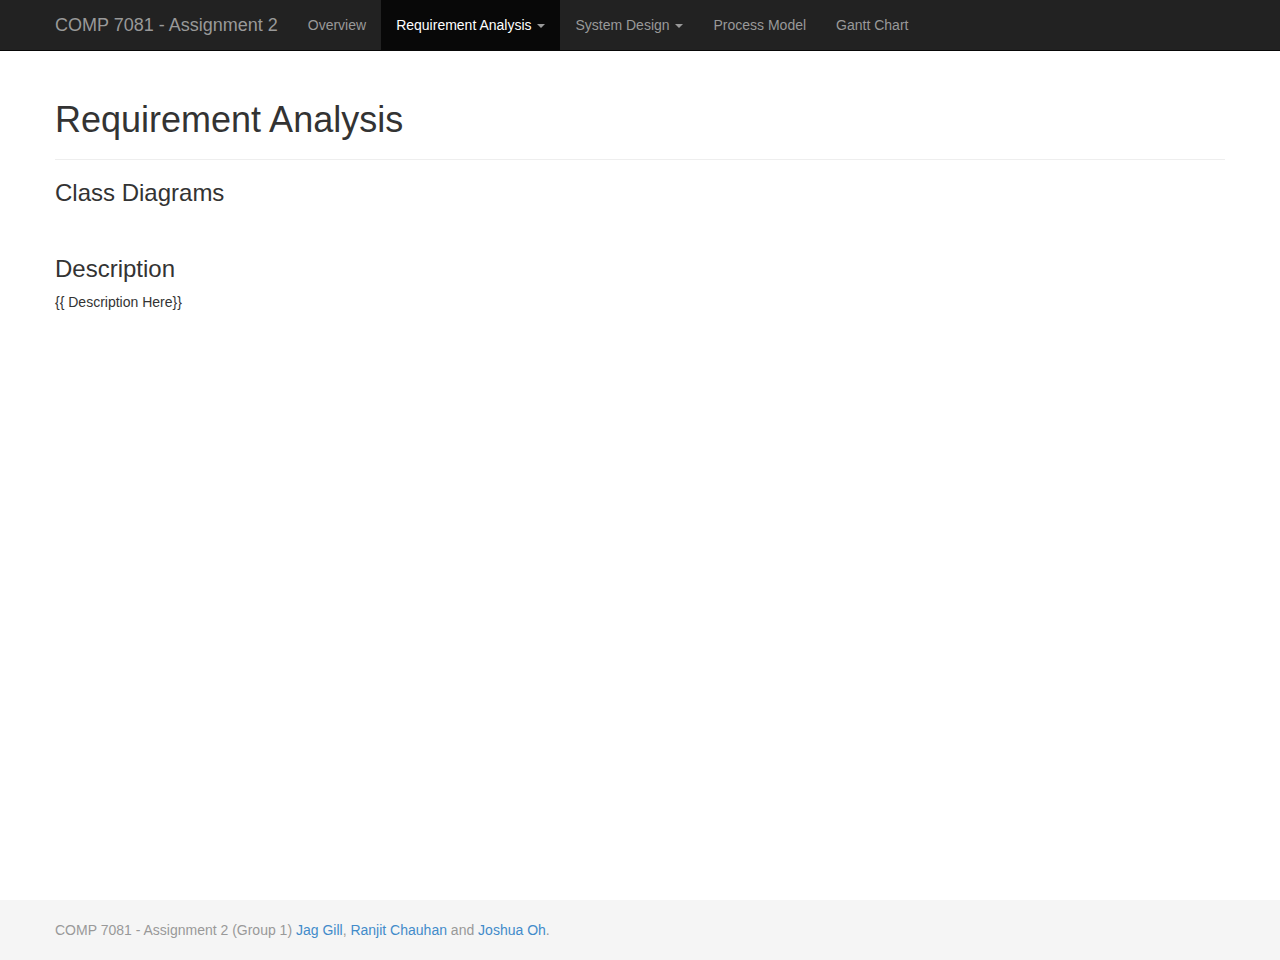
<file: html/analysis/class_diagrams.html>
<!doctype html>
<html>
<head>
<meta charset="utf-8">
<title>COMP 7081 - Assignment 2 (Group 1)</title>
<link rel="stylesheet" href="../../css/bootstrap.css">
<link rel="stylesheet" href="../../css/sticky-footer-navbar.css">
<script src="../../js/jquery.min.js"></script>
<script src="../../js/bootstrap.js"></script>
<!--[if lt IE 9]>
<script src="http://html5shiv.googlecode.com/svn/trunk/html5.js"></script>
<![endif]-->
</head>

<body>
<!-- Begin Wrap all page content -->
<div id="wrap">
<header class="navbar navbar-inverse navbar-fixed-top bs-docs-nav" role="banner">
  <div class="container">
    <div class="navbar-header">
      <button class="navbar-toggle" type="button" data-toggle="collapse" data-target=".bs-navbar-collapse">
        <span class="sr-only">Toggle navigation</span>
        <span class="icon-bar"></span>
        <span class="icon-bar"></span>
        <span class="icon-bar"></span>
      </button>
      <a href="../../index.html" class="navbar-brand">COMP 7081 - Assignment 2</a>
    </div>
    <nav class="collapse navbar-collapse bs-navbar-collapse" role="navigation">
      <ul class="nav navbar-nav">
          <li><a href="../../index.html">Overview</a></li>
          <li class="dropdown active">
            <a class="dropdown-toggle" data-toggle="dropdown" href="#">
              Requirement Analysis <span class="caret"></span>
            </a>
            <ul class="dropdown-menu">
             <li class="active"><a href="../analysis/use_cases.html">Use Cases</a></li>
			  <li><a href="../analysis/activity_diagrams.html">Activity Diagrams</a></li>
			    <li><a href="../analysis/sequence_diagrams.html">Sequence Diagrams</a></li>
              <li><a href="../analysis/class_diagrams.html">Class Diagrams</a></li>
              <li><a href="../analysis/data_flow_diagrams.html">Data Flow Diagrams</a></li>
            </ul>
          </li>    
          <li class="dropdown">
            <a class="dropdown-toggle" data-toggle="dropdown" href="#">
              System Design <span class="caret"></span>
            </a>
            <ul class="dropdown-menu">
              <li><a href="../design/architecture.html">Architecture</a></li>
              <li><a href="../design/components.html">Components</a></li>
              <li><a href="../design/database.html">Database/data structure</a></li>
              <li><a href="../design/detailed_class_diagrams.html">Detailed Class Diagrams</a></li>
              <li><a href="../design/detailed_sequence_diagrams.html">Detailed Sequence Diagrams</a></li>
              <li><a href="../design/user_interface.html">User Interface</a></li>
            </ul>
          </li>               
          <li><a href="../process_model.html">Process Model</a></li>
          <li><a href="../gantt_chart.html">Gantt Chart</a></li>
      </ul>
    </nav>
  </div>
</header>
    <!-- Begin page content -->
    <div class="container">
      <div class="page-header">
        <h1>Requirement Analysis</h1>
      </div>
      <h3 id="overview-introduction">Class Diagrams</h3>
      
       <br>
       <h3 id="overview-background">Description</h3>
      <p>{{ Description Here}}</p>
    </div>
     <!-- End page content -->
</div>
<!-- End Wrap all page content -->

<!-- Begin page footer -->
<div id="footer">
  <div class="container">
    <p class="text-muted credit">COMP 7081 - Assignment 2 (Group 1) <a href="##">Jag Gill</a>, <a href="##">Ranjit Chauhan</a> and <a href="##">Joshua Oh</a>.</p>
  </div>
</div>
<!-- End page footer -->

</body>
</html>
</file>
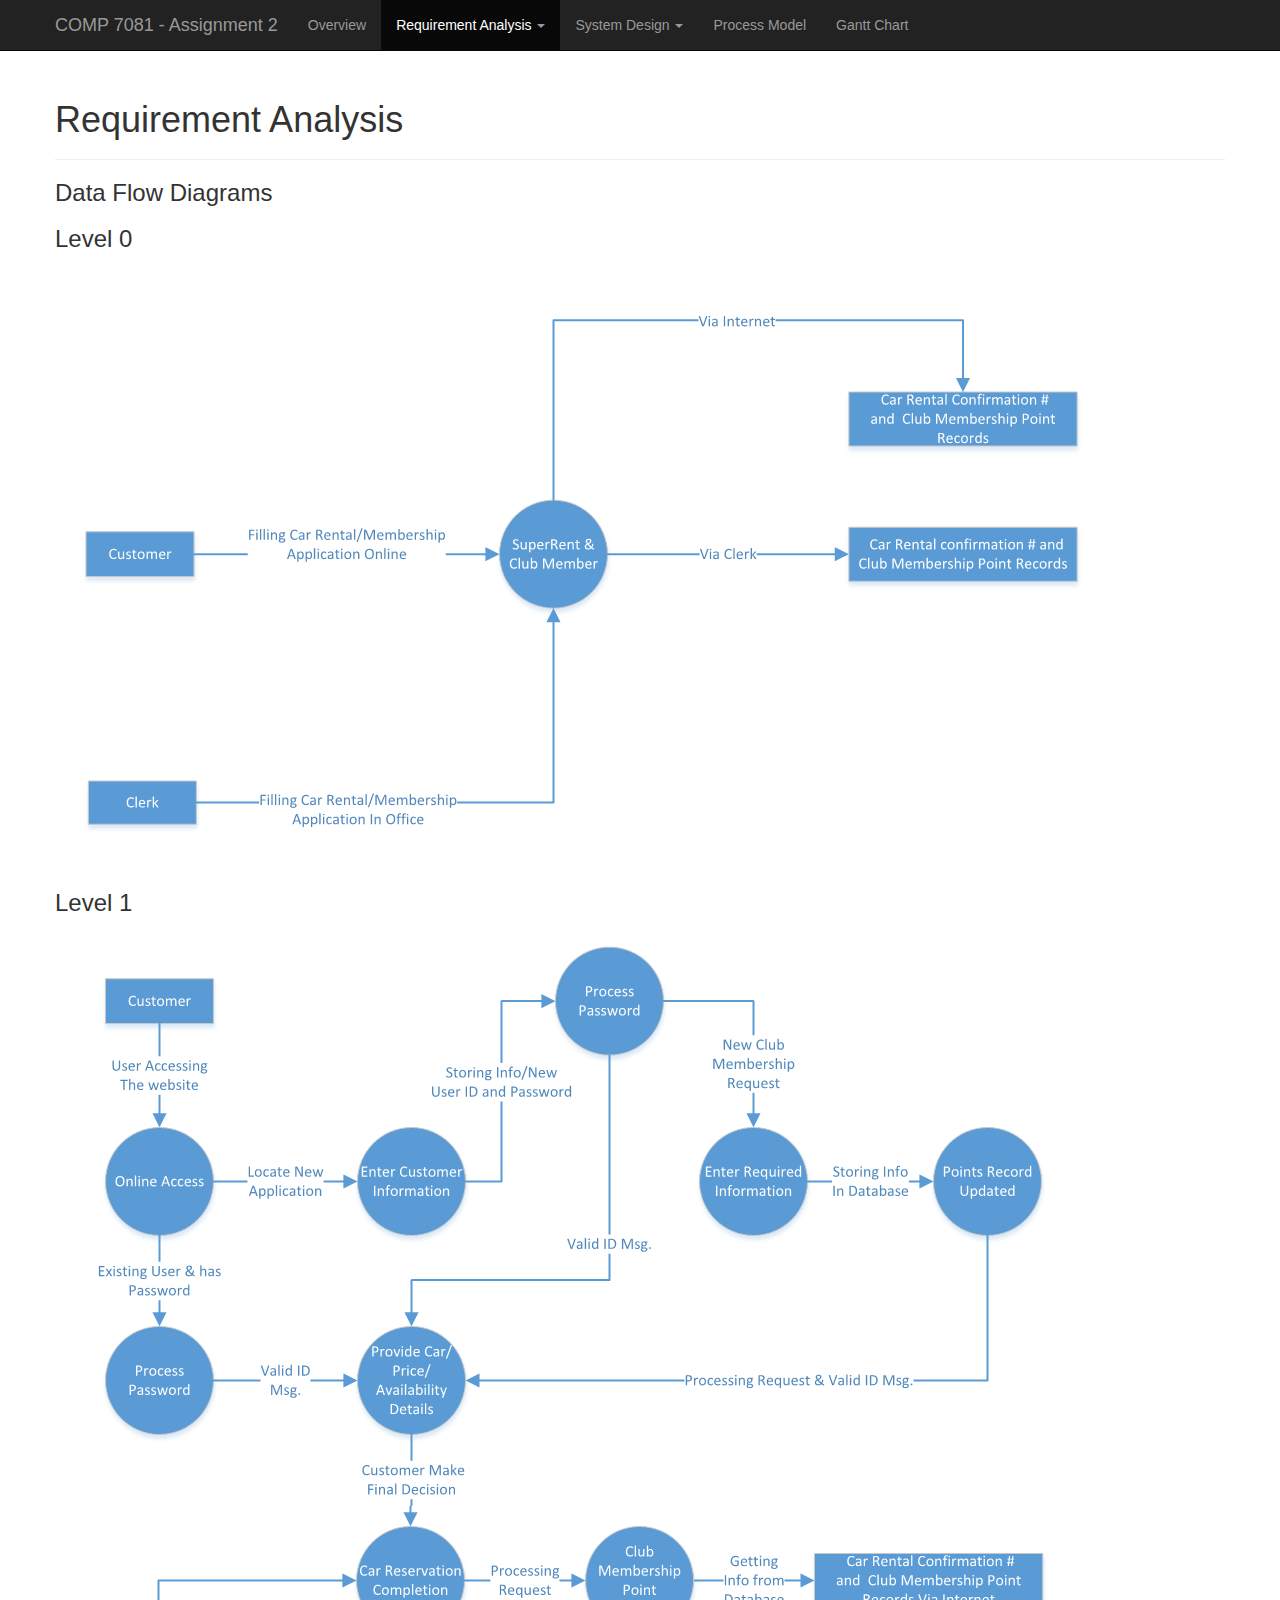
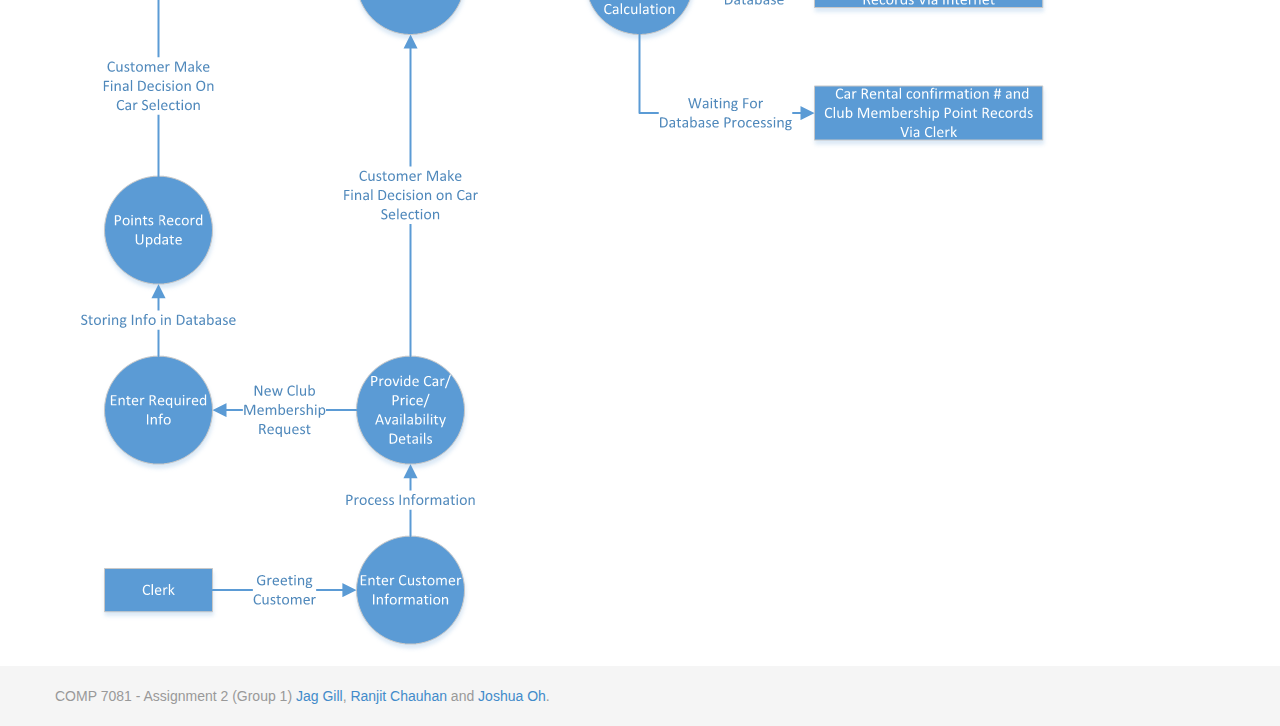
<file: html/analysis/data_flow_diagrams.html>
﻿<!doctype html>
<html>
<head>
<meta charset="utf-8">
<title>COMP 7081 - Assignment 2 (Group 1)</title>
<link rel="stylesheet" href="../../css/bootstrap.css">
<link rel="stylesheet" href="../../css/sticky-footer-navbar.css">
<script src="../../js/jquery.min.js"></script>
<script src="../../js/bootstrap.js"></script>
<!--[if lt IE 9]>
<script src="http://html5shiv.googlecode.com/svn/trunk/html5.js"></script>
<![endif]-->
</head>

<body>
<!-- Begin Wrap all page content -->
<div id="wrap">
<header class="navbar navbar-inverse navbar-fixed-top bs-docs-nav" role="banner">
  <div class="container">
    <div class="navbar-header">
      <button class="navbar-toggle" type="button" data-toggle="collapse" data-target=".bs-navbar-collapse">
        <span class="sr-only">Toggle navigation</span>
        <span class="icon-bar"></span>
        <span class="icon-bar"></span>
        <span class="icon-bar"></span>
      </button>
      <a href="../../index.html" class="navbar-brand">COMP 7081 - Assignment 2</a>
    </div>
    <nav class="collapse navbar-collapse bs-navbar-collapse" role="navigation">
      <ul class="nav navbar-nav">
          <li><a href="../../index.html">Overview</a></li>
          <li class="dropdown active">
            <a class="dropdown-toggle" data-toggle="dropdown" href="#">
              Requirement Analysis <span class="caret"></span>
            </a>
            <ul class="dropdown-menu">
              <li><a href="../analysis/use_cases.html">Use Cases</a></li>
              <li><a href="../analysis/class_diagrams.html">Class Diagrams</a></li>
              <li><a href="../analysis/sequence_diagrams.html">Sequence Diagrams</a></li>
              <li class="active"><a href="../analysis/data_flow_diagrams.html">Data Flow Diagrams</a></li>
            </ul>
          </li>    
          <li class="dropdown">
            <a class="dropdown-toggle" data-toggle="dropdown" href="#">
              System Design <span class="caret"></span>
            </a>
            <ul class="dropdown-menu">
              <li><a href="../design/architecture.html">Architecture</a></li>
              <li><a href="../design/components.html">Components</a></li>
              <li><a href="../design/database.html">Database/data structure</a></li>
              <li><a href="../design/detailed_class_diagrams.html">Detailed Class Diagrams</a></li>
              <li><a href="../design/detailed_sequence_diagrams.html">Detailed Sequence Diagrams</a></li>
              <li><a href="../design/user_interface.html">User Interface</a></li>
            </ul>
          </li>               
          <li><a href="../process_model.html">Process Model</a></li>
          <li><a href="../gantt_chart.html">Gantt Chart</a></li>
      </ul>
    </nav>
  </div>
</header>
    <!-- Begin page content -->
    <div class="container">
      <div class="page-header">
        <h1>Requirement Analysis</h1>
      </div>
       <h3 id="overview-introduction">Data Flow Diagrams</h3>
        <h3 id="overview-background">Level 0</h3>
        <img src="../../images/data_flow_diagrams_level_0.png" />
        <br>
        <h3 id="overview-background">Level 1</h3>
        <img src="../../images/data_flow_diagrams_level_1_1.png" />
        <img src="../../images/data_flow_diagrams_level_1_2.png" />
    </div>
     <!-- End page content -->
</div>
<!-- End Wrap all page content -->

<!-- Begin page footer -->
<div id="footer">
  <div class="container">
    <p class="text-muted credit">COMP 7081 - Assignment 2 (Group 1) <a href="##">Jag Gill</a>, <a href="##">Ranjit Chauhan</a> and <a href="##">Joshua Oh</a>.</p>
  </div>
</div>
<!-- End page footer -->

</body>
</html>
</file>
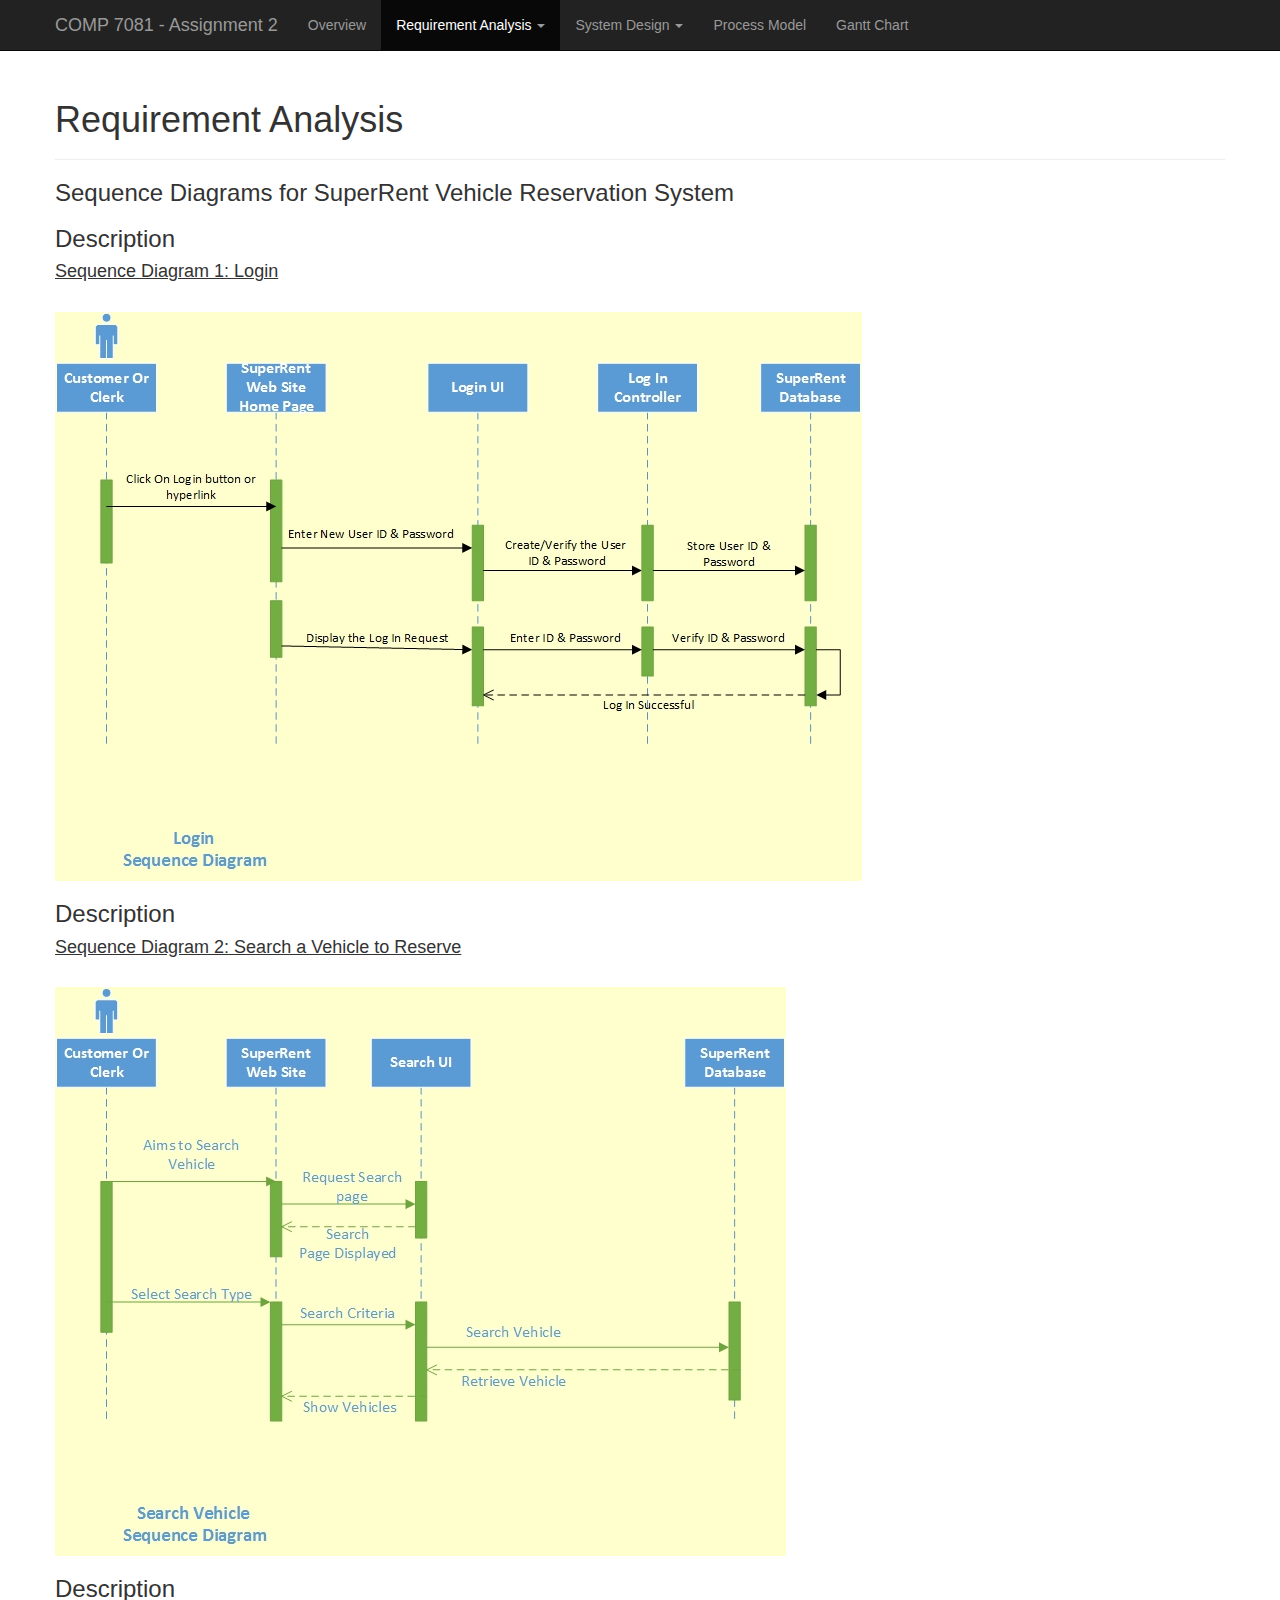
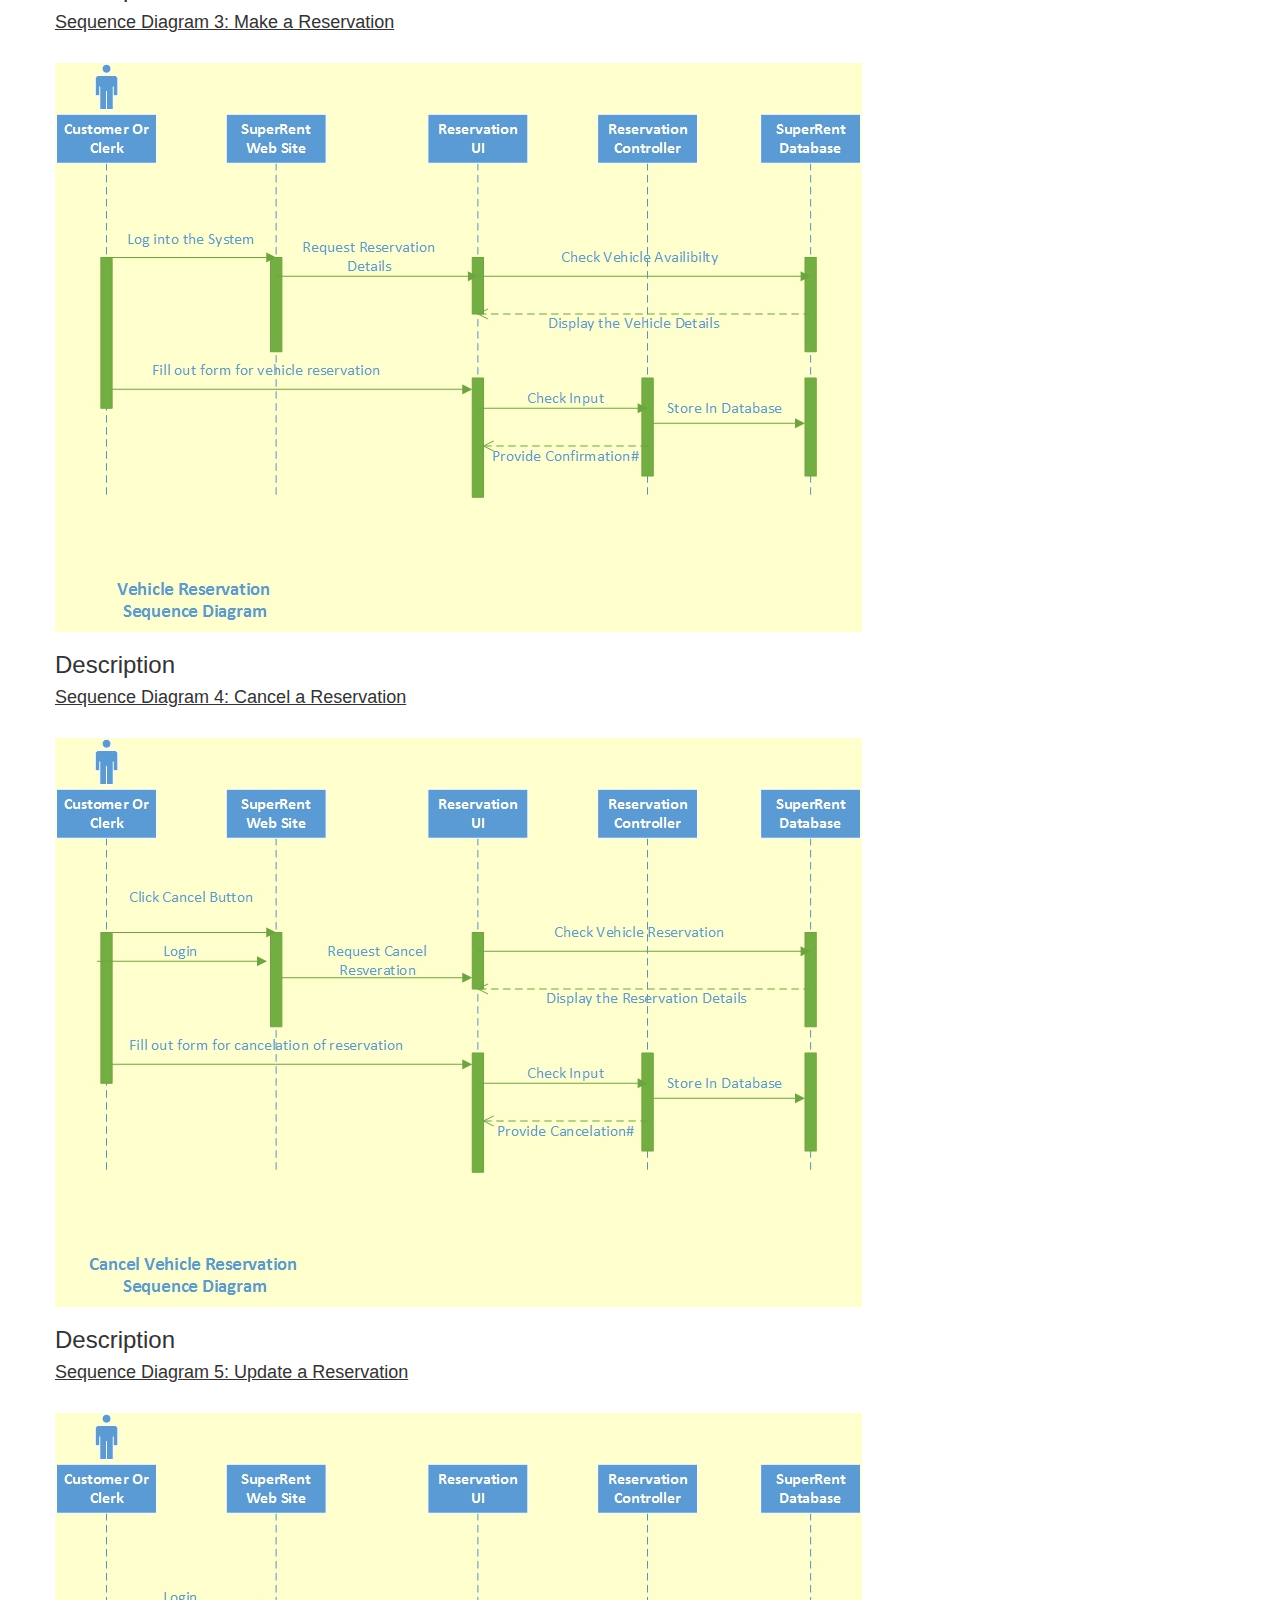
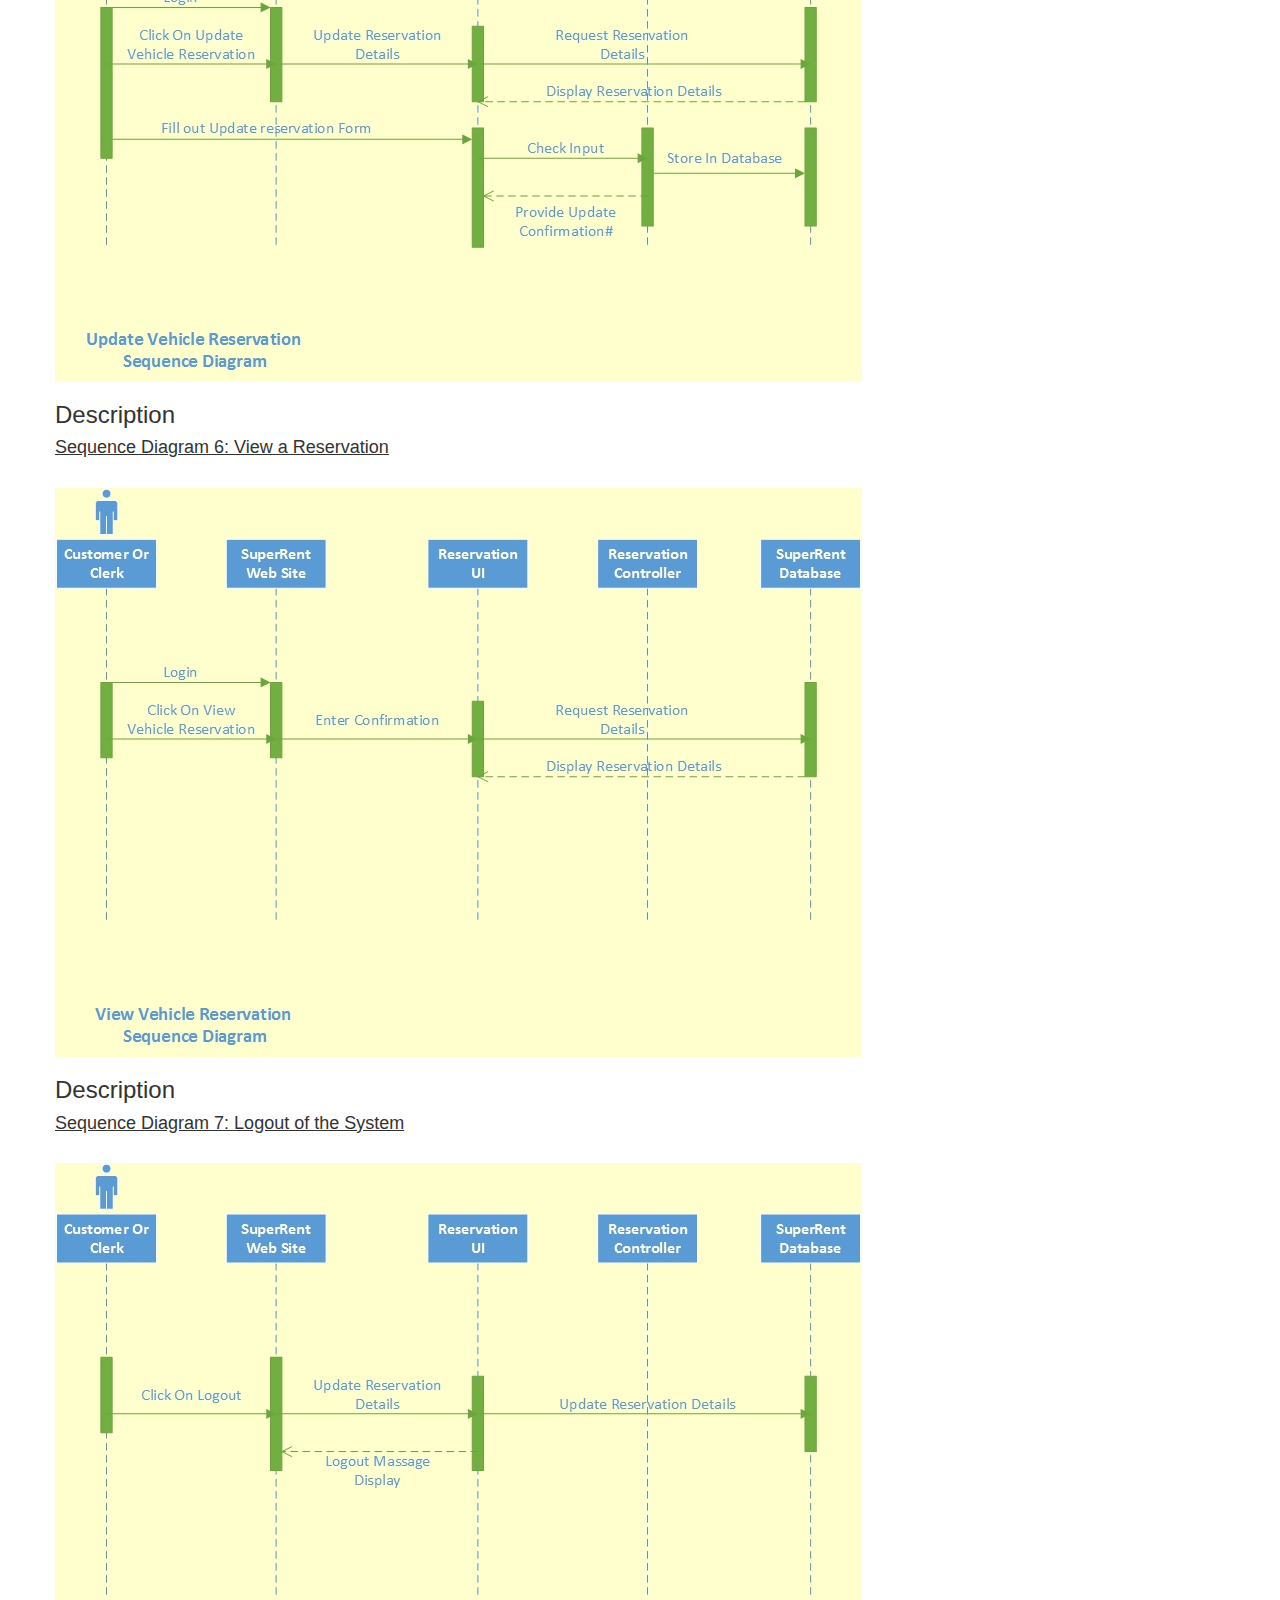
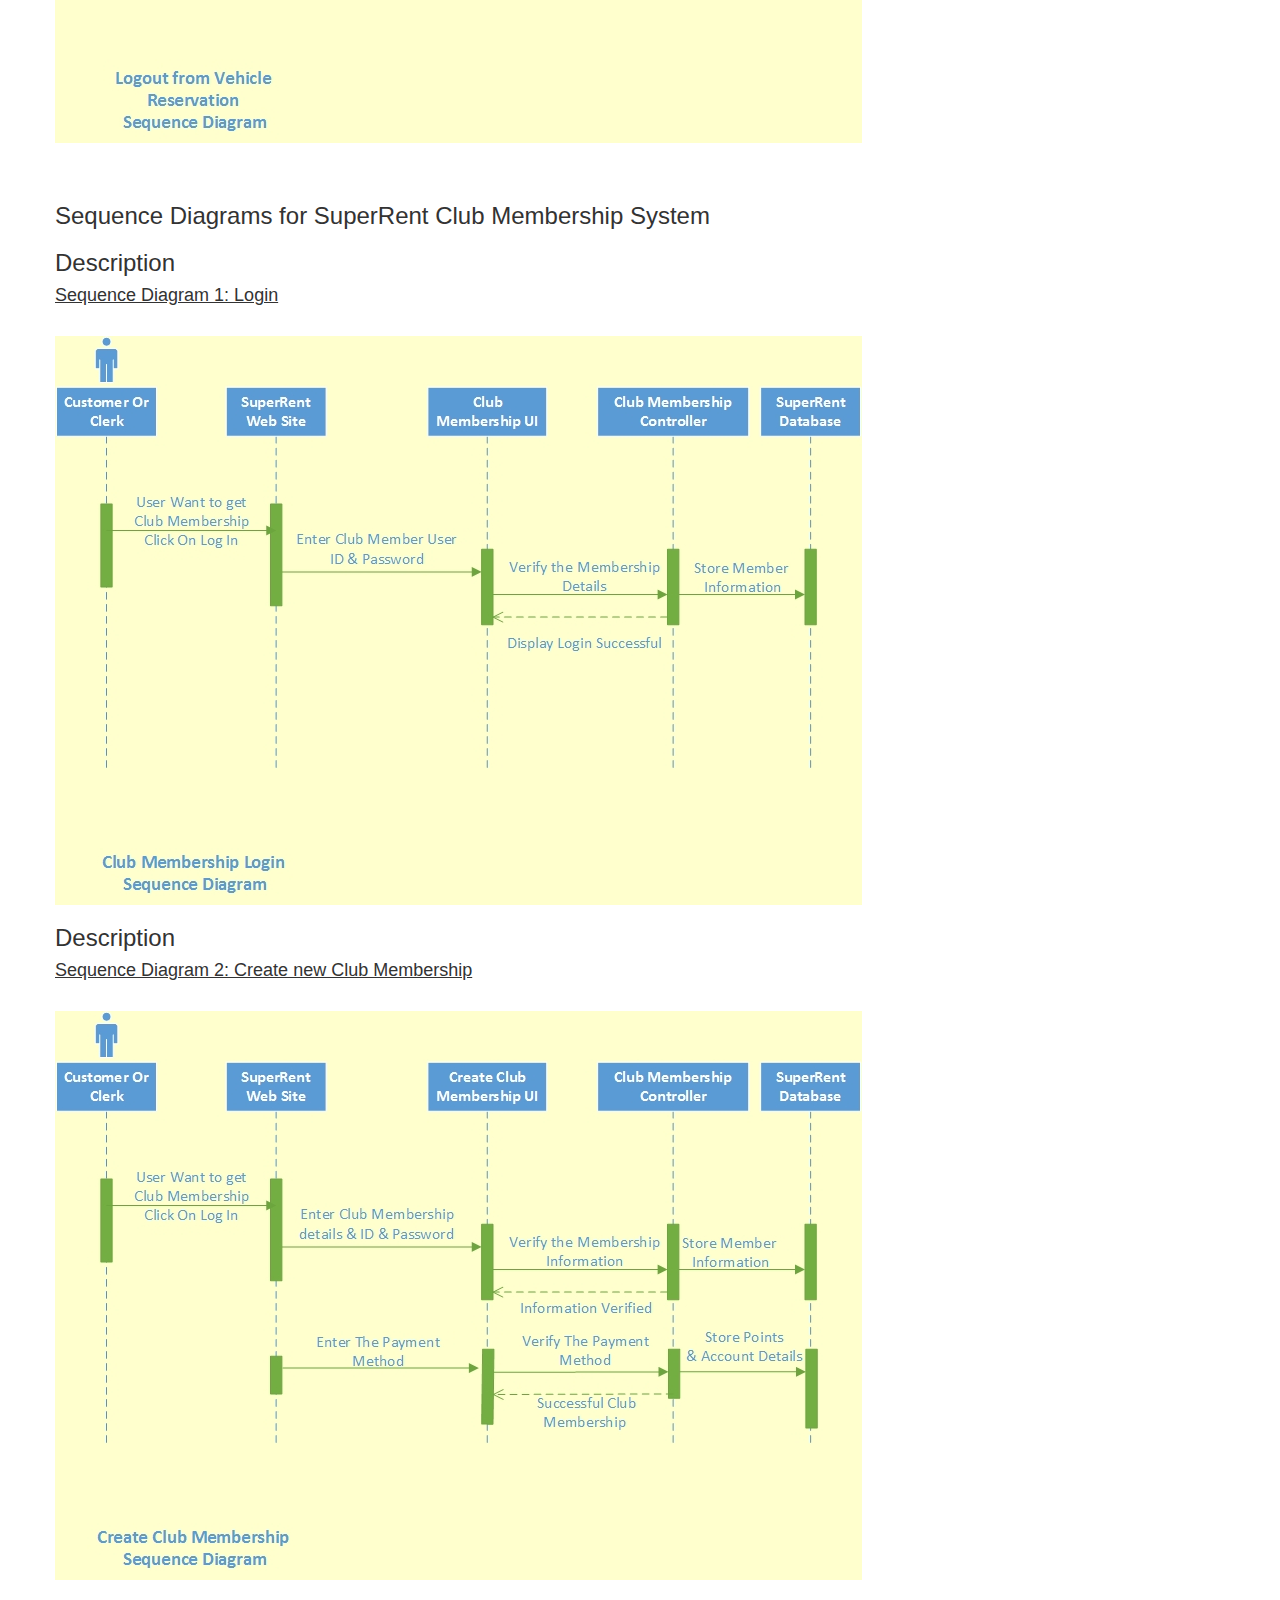
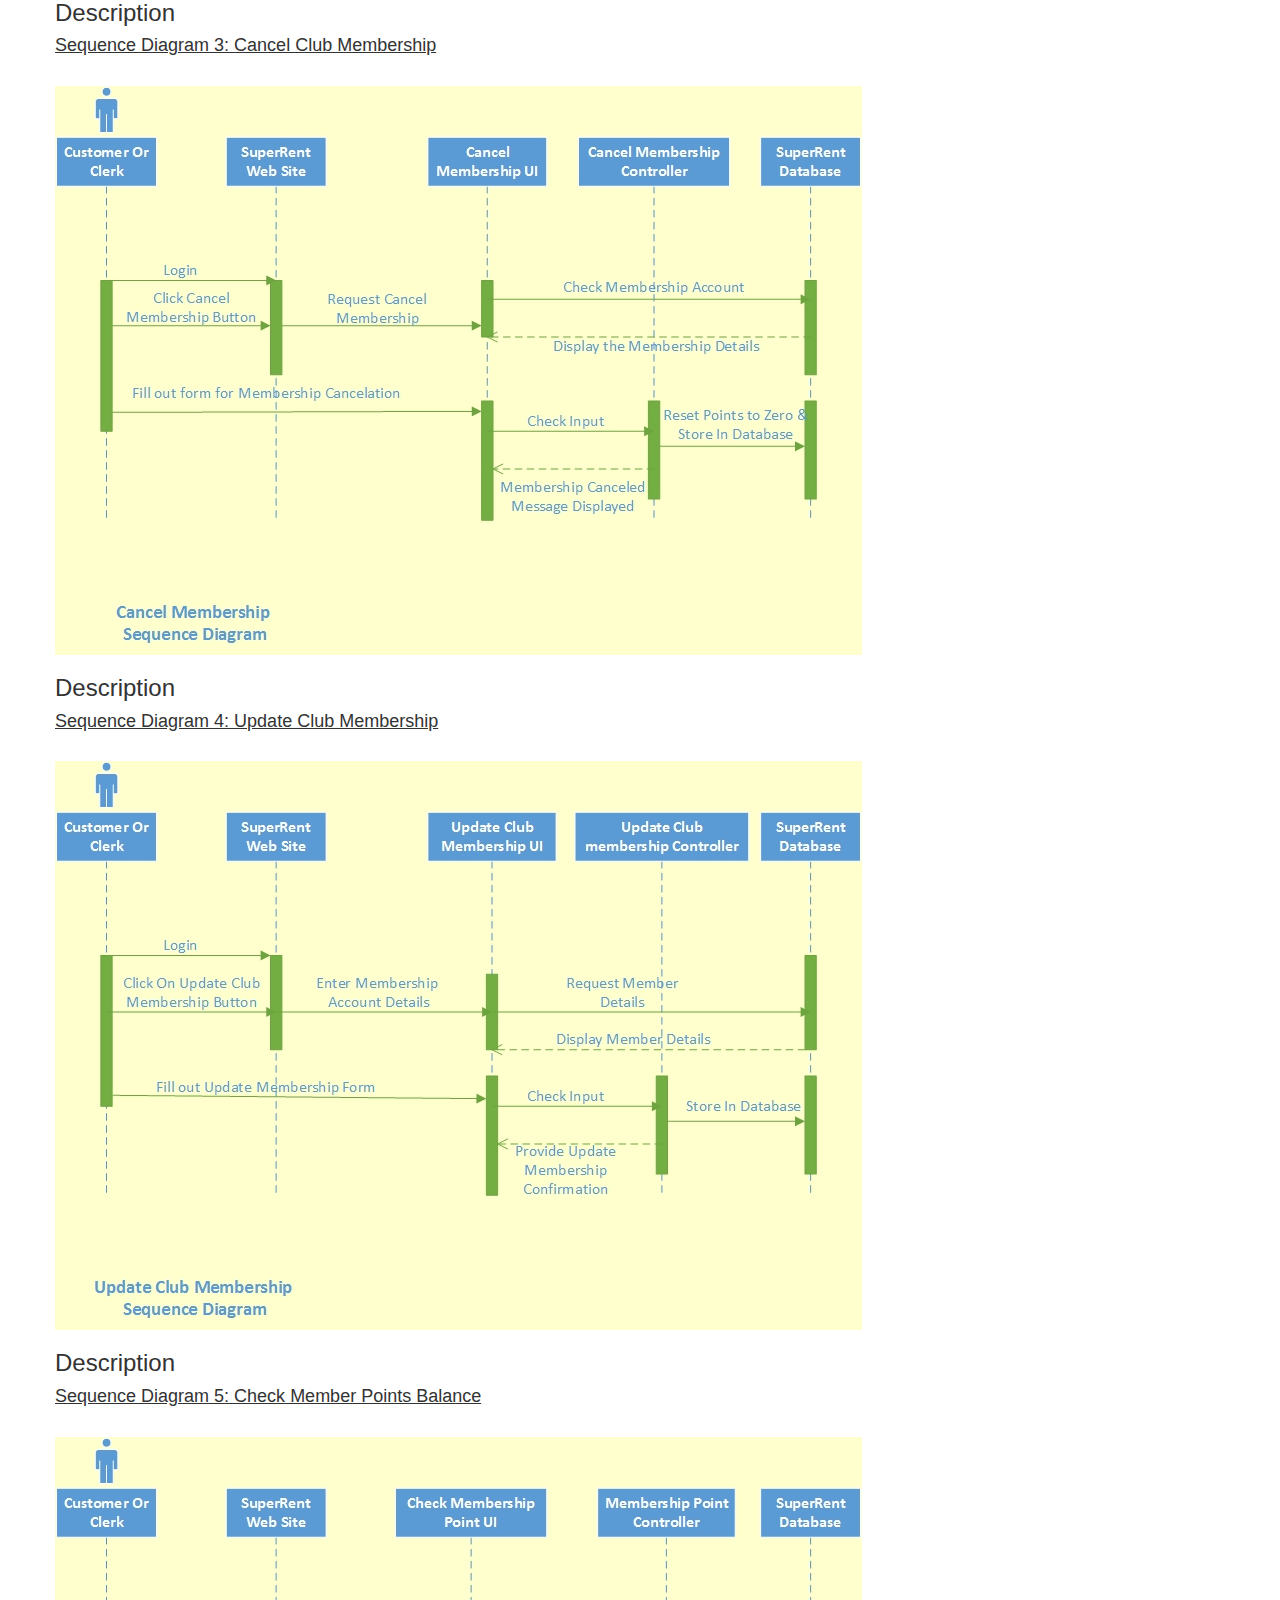
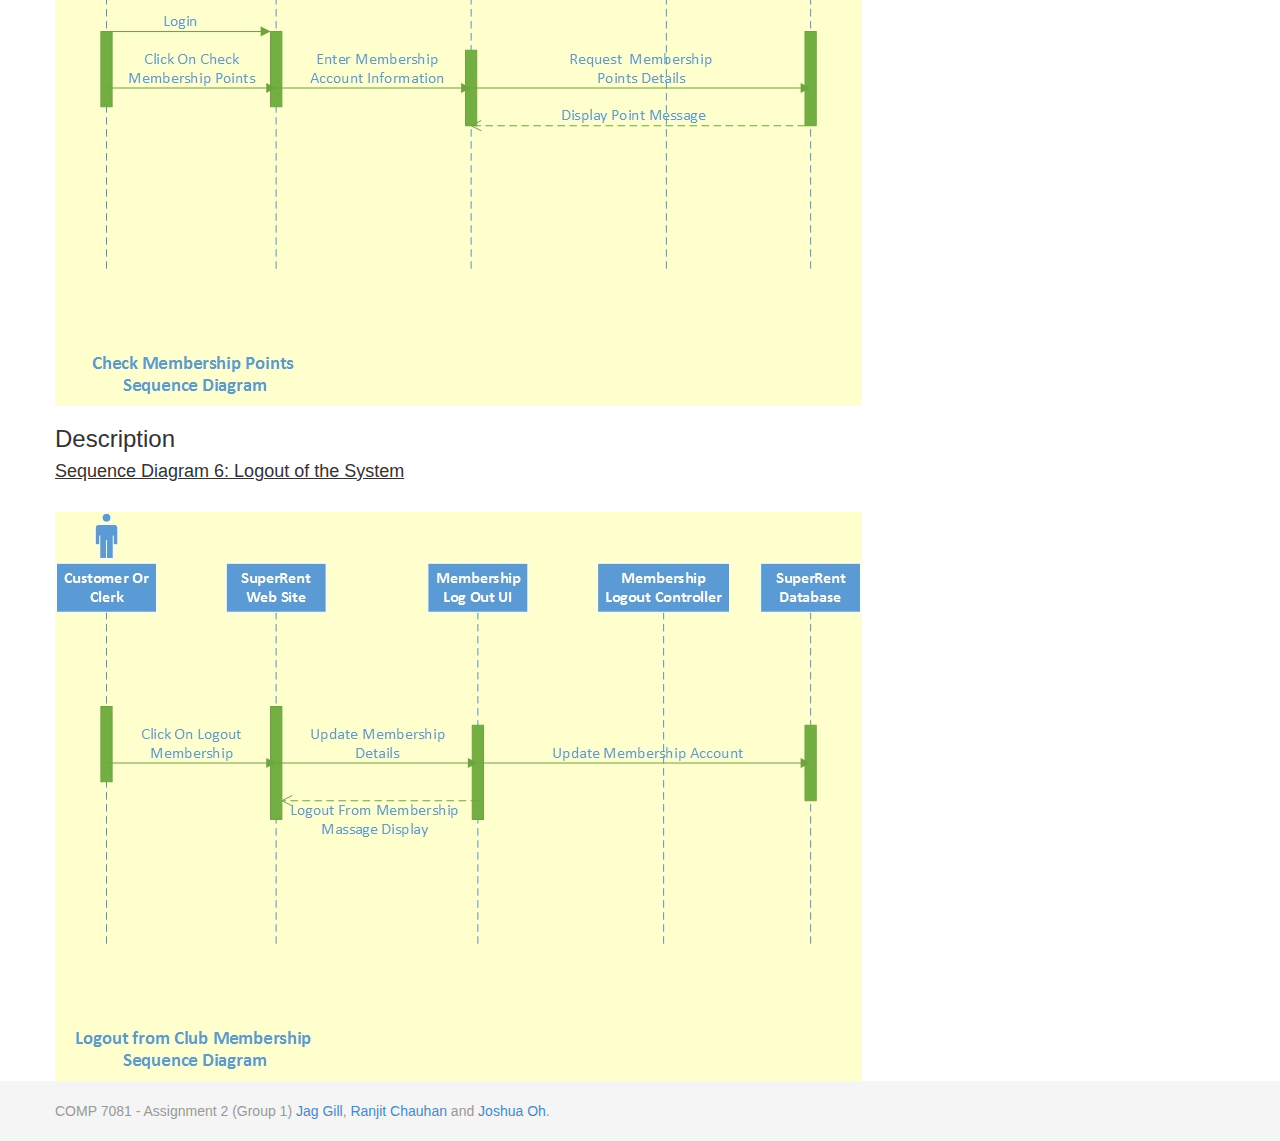
<file: html/analysis/sequence_diagrams.html>
<!doctype html>
<html>
<head>
<meta charset="utf-8">
<title>COMP 7081 - Assignment 2 (Group 1)</title>
<link rel="stylesheet" href="../../css/bootstrap.css">
<link rel="stylesheet" href="../../css/sticky-footer-navbar.css">
<script src="../../js/jquery.min.js"></script>
<script src="../../js/bootstrap.js"></script>
<!--[if lt IE 9]>
<script src="http://html5shiv.googlecode.com/svn/trunk/html5.js"></script>
<![endif]-->
</head>

<body>
<!-- Begin Wrap all page content -->
<div id="wrap">
<header class="navbar navbar-inverse navbar-fixed-top bs-docs-nav" role="banner">
  <div class="container">
    <div class="navbar-header">
      <button class="navbar-toggle" type="button" data-toggle="collapse" data-target=".bs-navbar-collapse">
        <span class="sr-only">Toggle navigation</span>
        <span class="icon-bar"></span>
        <span class="icon-bar"></span>
        <span class="icon-bar"></span>
      </button>
      <a href="../../index.html" class="navbar-brand">COMP 7081 - Assignment 2</a>
    </div>
    <nav class="collapse navbar-collapse bs-navbar-collapse" role="navigation">
      <ul class="nav navbar-nav">
          <li><a href="../../index.html">Overview</a></li>
          <li class="dropdown active">
            <a class="dropdown-toggle" data-toggle="dropdown" href="#">
              Requirement Analysis <span class="caret"></span>
            </a>
            <ul class="dropdown-menu">
          <li class="active">
		  <a href="../analysis/use_cases.html">Use Cases</a></li>
			  <li><a href="../analysis/activity_diagrams.html">Activity Diagrams</a></li>
			    <li><a href="../analysis/sequence_diagrams.html">Sequence Diagrams</a></li>
              <li><a href="../analysis/class_diagrams.html">Class Diagrams</a></li>
              <li><a href="../analysis/data_flow_diagrams.html">Data Flow Diagrams</a></li>
            </ul>
          </li> 
          <li class="dropdown">
            <a class="dropdown-toggle" data-toggle="dropdown" href="#">
              System Design <span class="caret"></span>
            </a>
            <ul class="dropdown-menu">
              <li><a href="../design/architecture.html">Architecture</a></li>
              <li><a href="../design/components.html">Components</a></li>
              <li><a href="../design/database.html">Database/data structure</a></li>
              <li><a href="../design/detailed_class_diagrams.html">Detailed Class Diagrams</a></li>
              <li><a href="../design/detailed_sequence_diagrams.html">Detailed Sequence Diagrams</a></li>
              <li><a href="../design/user_interface.html">User Interface</a></li>
            </ul>
          </li>               
          <li><a href="../process_model.html">Process Model</a></li>
          <li><a href="../gantt_chart.html">Gantt Chart</a></li>
      </ul>
    </nav>
  </div>
</header>
    <!-- Begin page content -->
    <div class="container">
      <div class="page-header">
        <h1>Requirement Analysis</h1>
      </div>
      <h3 id="overview-introduction">Sequence Diagrams for SuperRent Vehicle Reservation System</h3>
     
       <h3 id="overview-background">Description</h3>
      <p><h4 id="AD1"><span style="text-decoration: underline;">Sequence Diagram 1: Login</span></h4></p>
	  <br>
	  <IMG SRC="../analysis/sequenceDiagrams/Login.jpg" ALT="Login Page">
	   <h3 id="overview-background">Description</h3>
      <p><h4 id="UC1"><span style="text-decoration: underline;">Sequence Diagram 2: Search a Vehicle to Reserve</span></h4></p>
	  <br> 
	  <IMG SRC="../analysis/sequenceDiagrams/SearchVehicle.jpg" ALT="Search a Vehicle to Reserve">
	   <h3 id="overview-background">Description</h3>
      <p><h4 id="UC1"><span style="text-decoration: underline;">Sequence Diagram 3: Make a Reservation</span></h4></p>
	  <br> 
	  <IMG SRC="../analysis/sequenceDiagrams/MakeVehicleReservation.jpg" ALT="Make a Vehicle Reservation">
	   <h3 id="overview-background">Description</h3>
      <p><h4 id="UC1"><span style="text-decoration: underline;">Sequence Diagram 4: Cancel a Reservation</span></h4></p>
	  <br> 
	  <IMG SRC="../analysis/sequenceDiagrams/Cancel.jpg" ALT="Cancel a reservation">
	   <h3 id="overview-background">Description</h3>
      <p><h4 id="UC1"><span style="text-decoration: underline;">Sequence Diagram 5: Update a Reservation</span></h4></p>
	  <br> 
	  <IMG SRC="../analysis/sequenceDiagrams/Update.jpg" ALT="Update a vehicle Reservation">
	   <h3 id="overview-background">Description</h3>
      <p><h4 id="UC1"><span style="text-decoration: underline;">Sequence Diagram 6: View a Reservation</span></h4></p>
	  <br> 
	  <IMG SRC="../analysis/sequenceDiagrams/ViewReservation.jpg" ALT="View a Reservation">
	   <h3 id="overview-background">Description</h3>
      <p><h4 id="UC1"><span style="text-decoration: underline;">Sequence Diagram 7: Logout of the System</span></h4></p>
	  <br> 
	  <IMG SRC="../analysis/sequenceDiagrams/Logout.jpg" ALT="Logout of the System">
	  <br>
	  <br>
	  <br>
	  <h3 id="overview-introduction">Sequence Diagrams for SuperRent Club Membership System</h3>
     
       <h3 id="overview-background">Description</h3>
      <p><h4 id="AD1"><span style="text-decoration: underline;">Sequence Diagram 1: Login</span></h4></p>
	  <br>
	  <IMG SRC="../analysis/sequenceDiagrams/Login2.jpg" ALT="Login Page">
	   <h3 id="overview-background">Description</h3>
      <p><h4 id="UC1"><span style="text-decoration: underline;">Sequence Diagram 2: Create new Club Membership</span></h4></p>
	  <br> 
	  <IMG SRC="../analysis/sequenceDiagrams/membership.jpg" ALT="Create new Club Membership">
	   <h3 id="overview-background">Description</h3>
      <p><h4 id="UC1"><span style="text-decoration: underline;">Sequence Diagram 3: Cancel Club Membership</span></h4></p>
	  <br> 
	  <IMG SRC="../analysis/sequenceDiagrams/Cancelmembership.jpg" ALT="Cancel Club Membership">
	   <h3 id="overview-background">Description</h3>
      <p><h4 id="UC1"><span style="text-decoration: underline;">Sequence Diagram 4: Update Club Membership</span></h4></p>
	  <br> 
	  <IMG SRC="../analysis/sequenceDiagrams/Updatemembership.jpg" ALT="Update Club Membership">
	   <h3 id="overview-background">Description</h3>
      <p><h4 id="UC1"><span style="text-decoration: underline;">Sequence Diagram 5: Check Member Points Balance</span></h4></p>
	  <br> 
	  <IMG SRC="../analysis/sequenceDiagrams/membershippoints.jpg" ALT="Check Member Points Balance">
	  <br> 
	   <h3 id="overview-background">Description</h3>
      <p><h4 id="UC1"><span style="text-decoration: underline;">Sequence Diagram 6: Logout of the System</span></h4></p>
	  <br> 
	  <IMG SRC="../analysis/sequenceDiagrams/Logout2.jpg" ALT="Logout of the System">
    </div>
     <!-- End page content -->
</div>
<!-- End Wrap all page content -->

<!-- Begin page footer -->
<div id="footer">
  <div class="container">
    <p class="text-muted credit">COMP 7081 - Assignment 2 (Group 1) <a href="##">Jag Gill</a>, <a href="##">Ranjit Chauhan</a> and <a href="##">Joshua Oh</a>.</p>
  </div>
</div>
<!-- End page footer -->

</body>
</html>
</file>
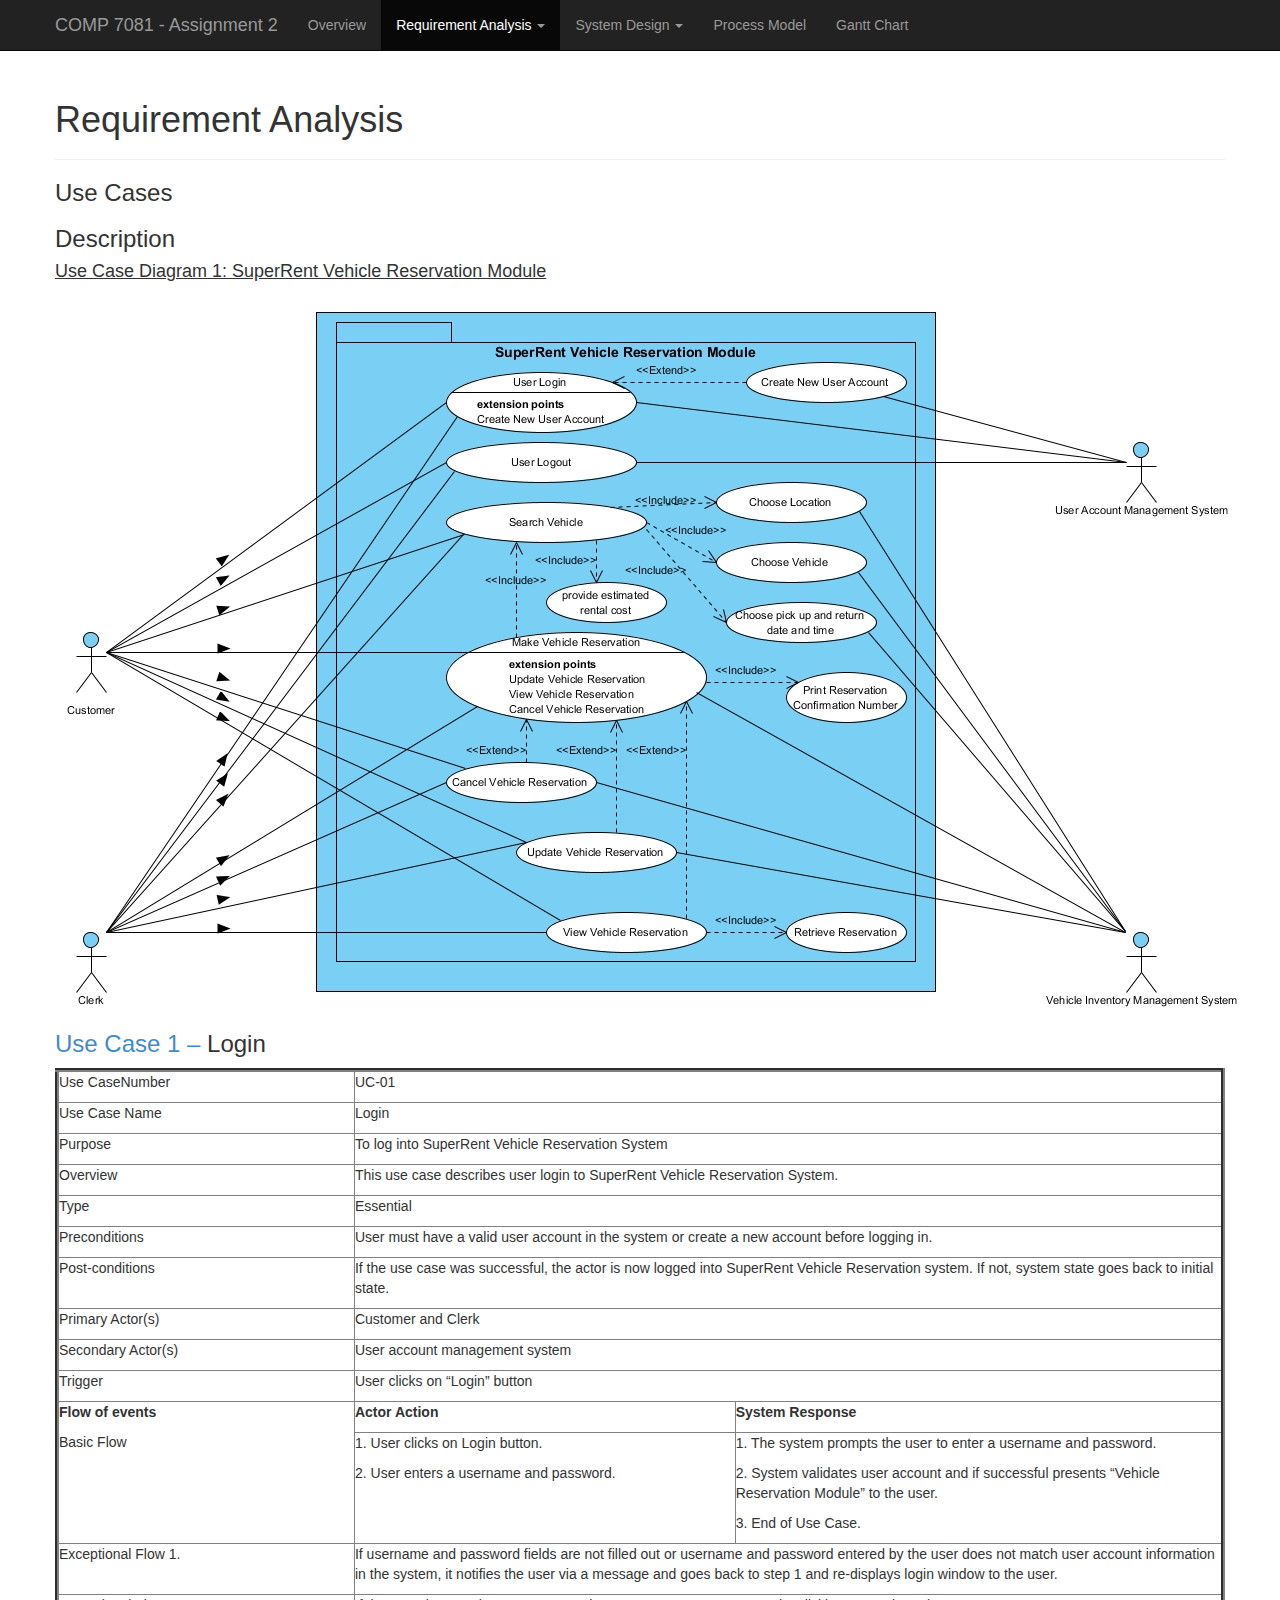
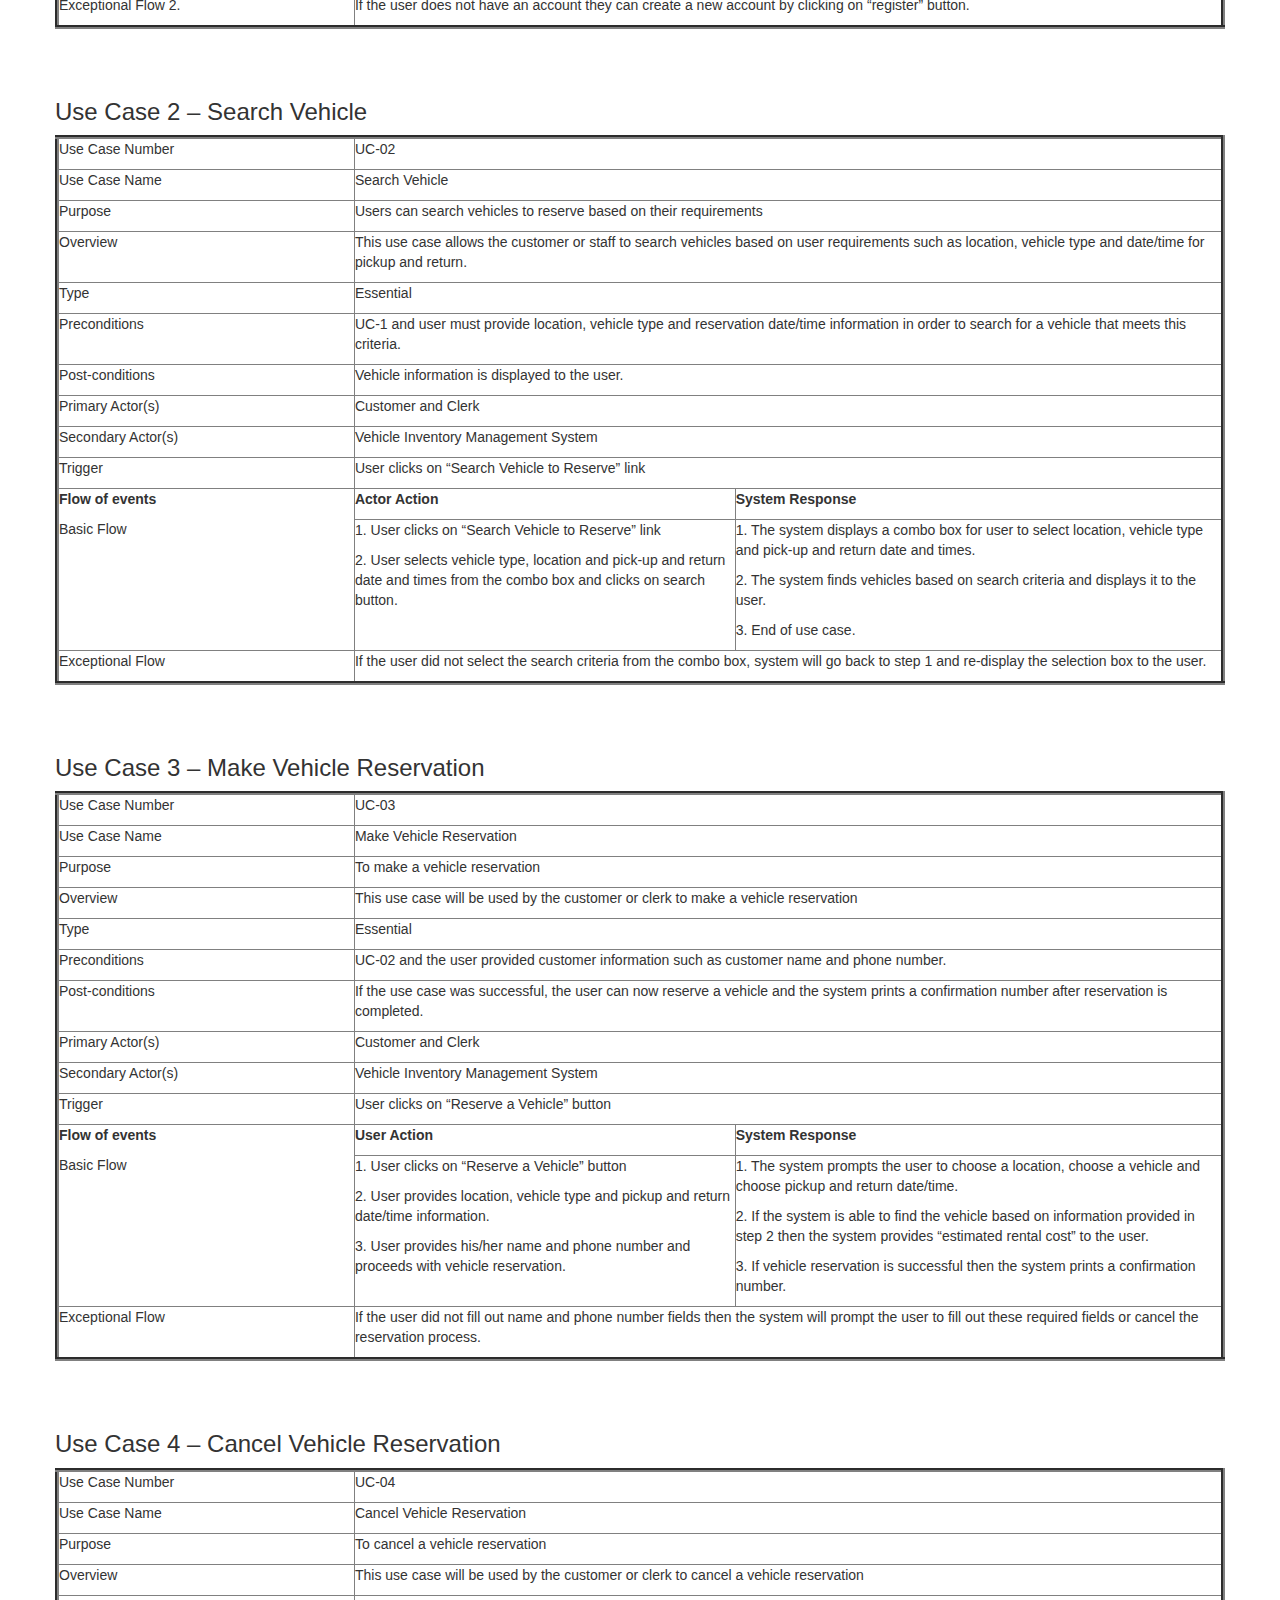
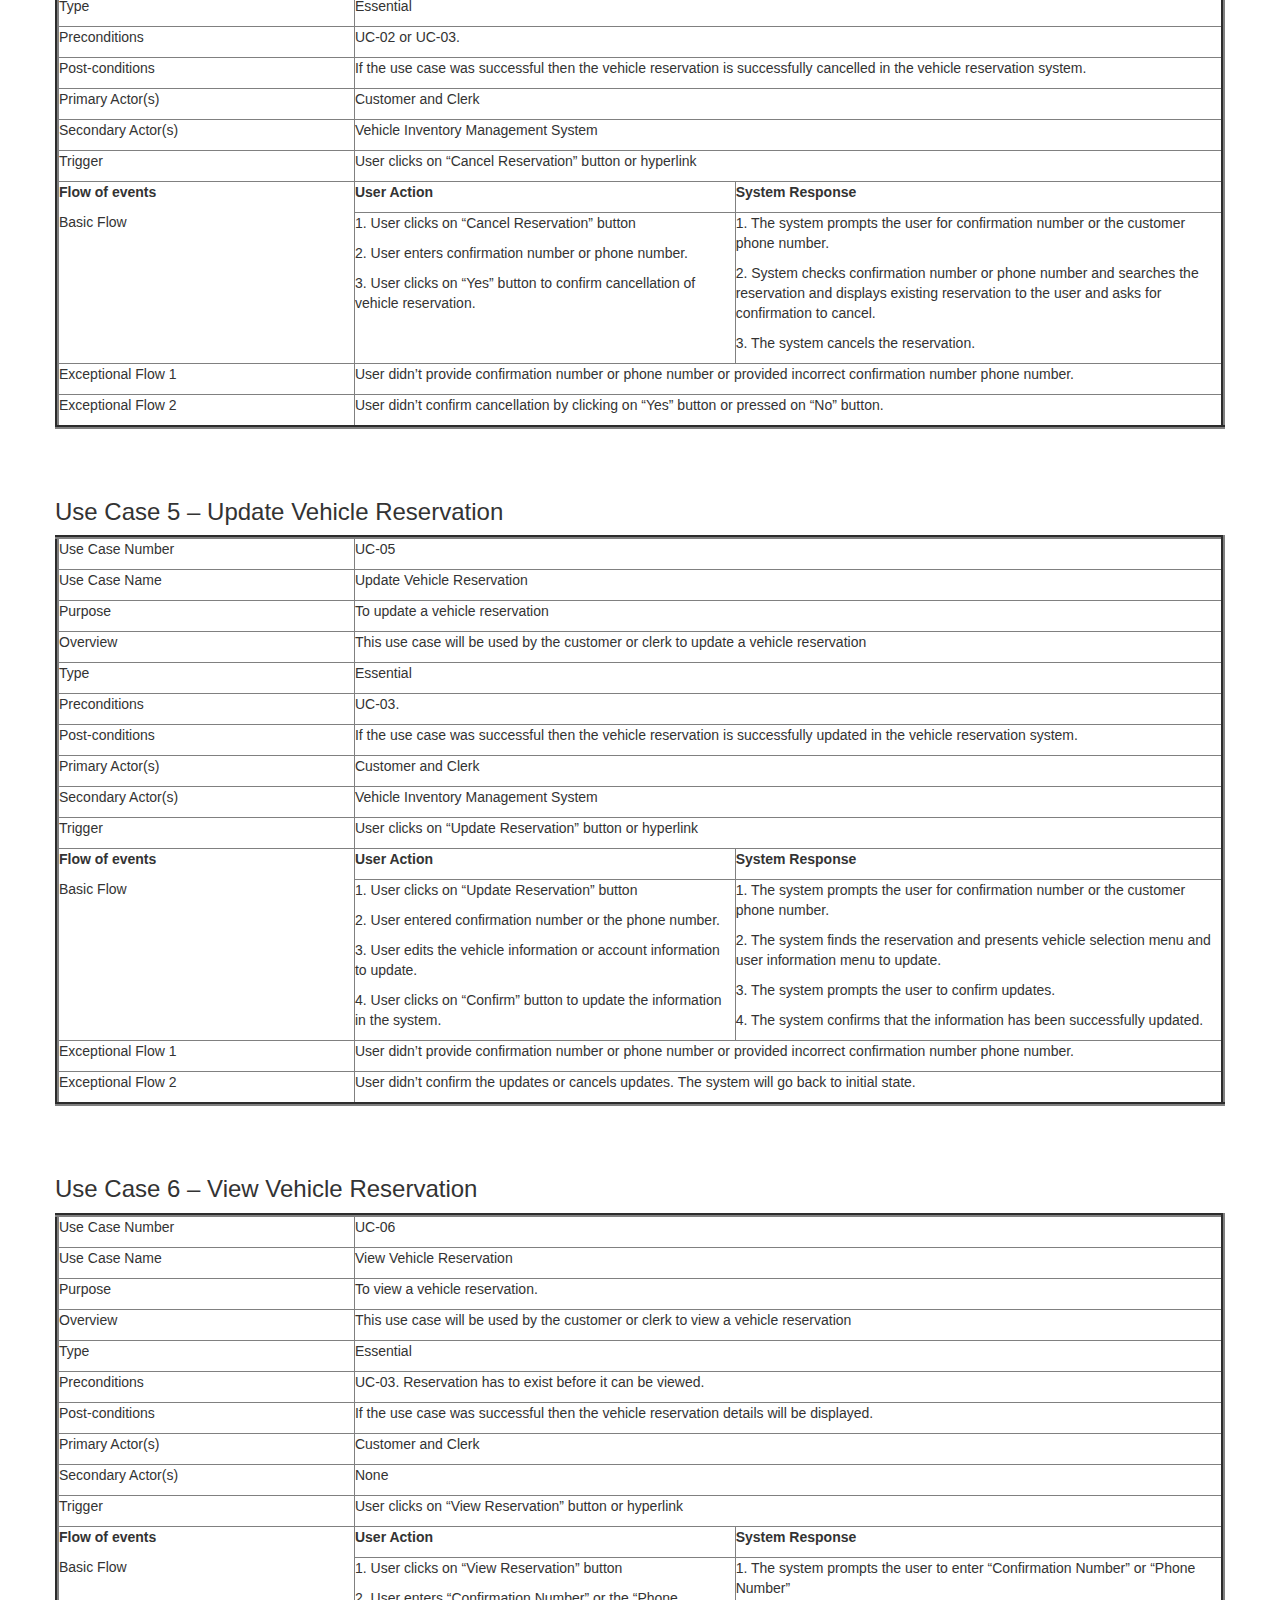
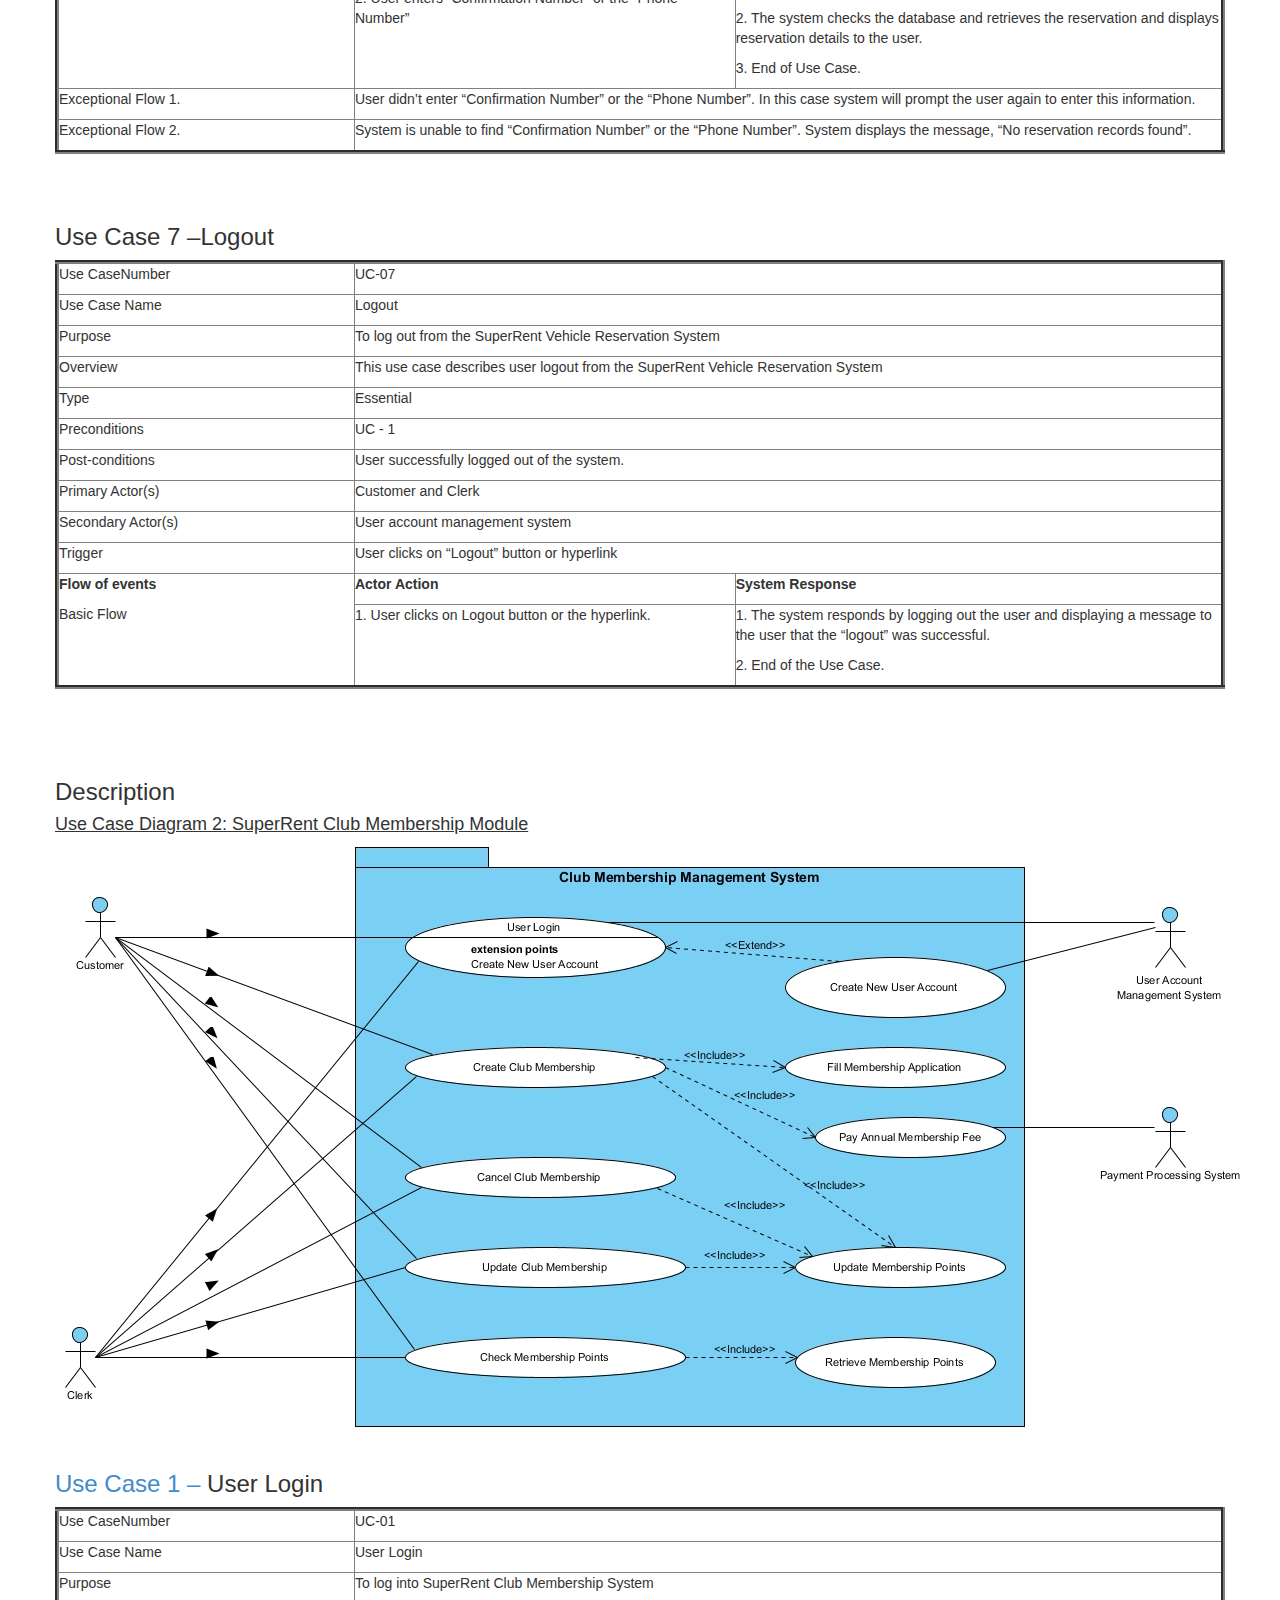
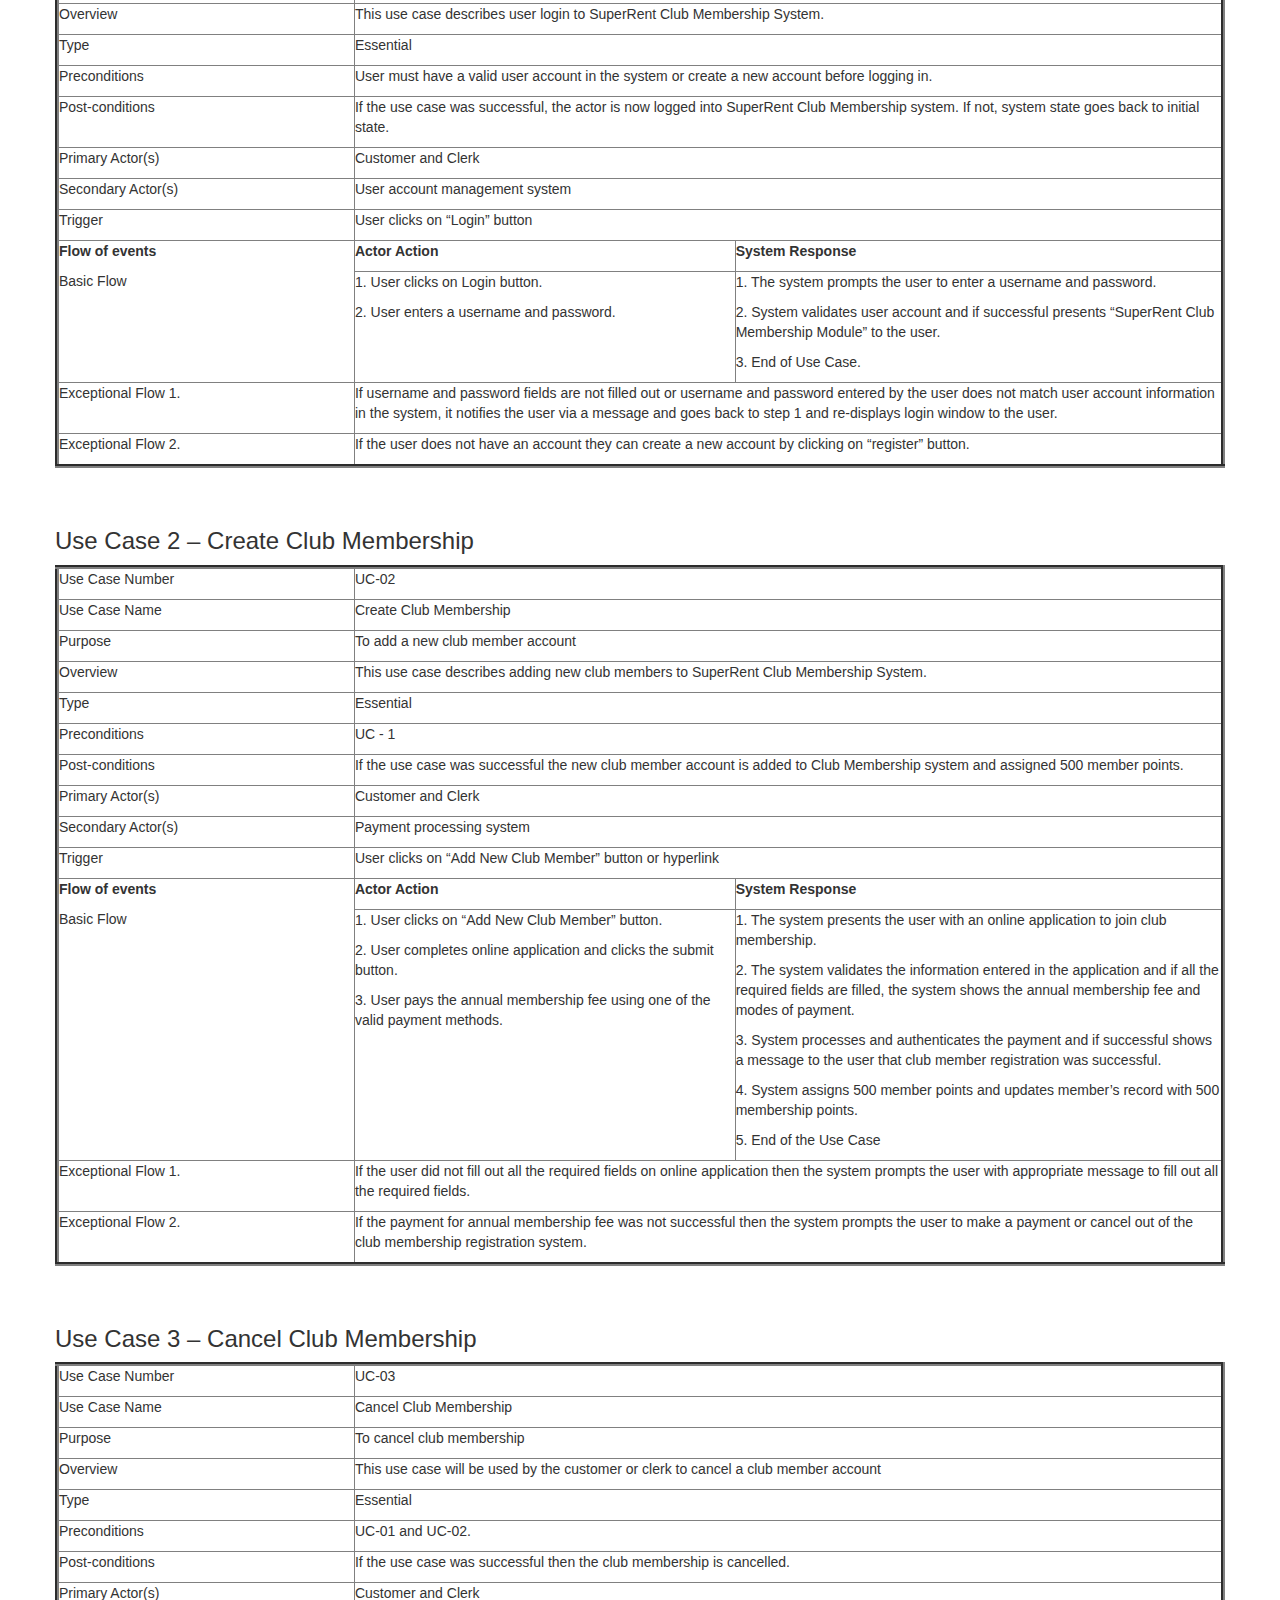
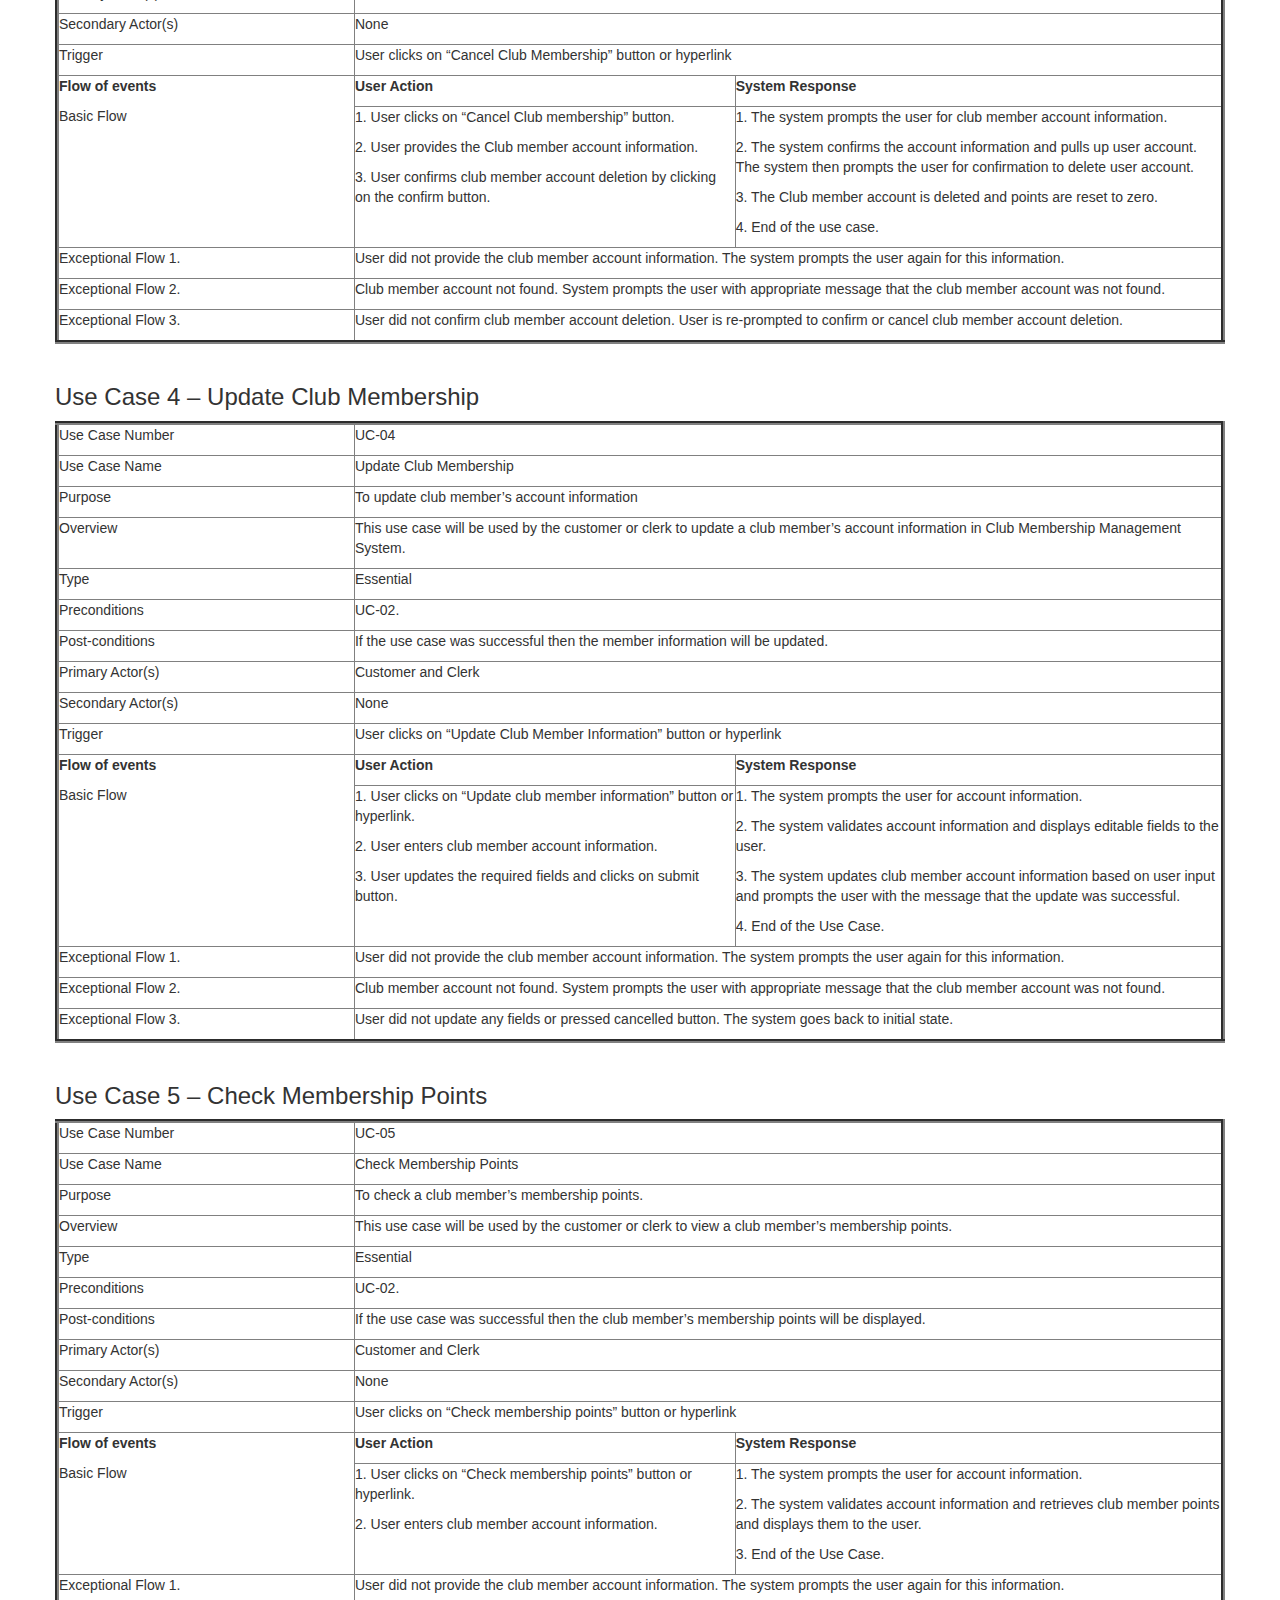
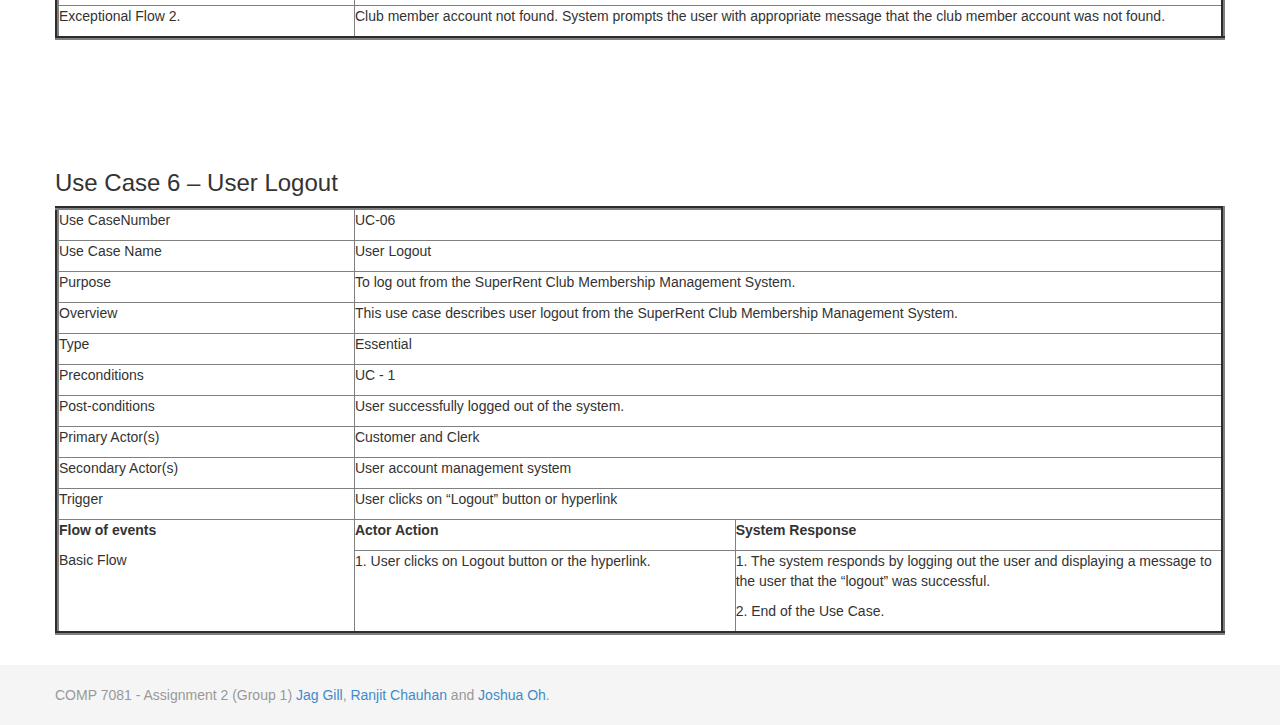
<file: html/analysis/use_cases.html>
<!doctype html>
<html>
<head>
<meta charset="utf-8">
<title>COMP 7081 - Assignment 2 (Group 1)</title>
<link rel="stylesheet" href="../../css/bootstrap.css">
<link rel="stylesheet" href="../../css/sticky-footer-navbar.css">
<script src="../../js/jquery.min.js"></script>
<script src="../../js/bootstrap.js"></script>
<!--[if lt IE 9]>
<script src="http://html5shiv.googlecode.com/svn/trunk/html5.js"></script>
<![endif]-->
</head>

<body>
<!-- Begin Wrap all page content -->
<div id="wrap">
<header class="navbar navbar-inverse navbar-fixed-top bs-docs-nav" role="banner">
  <div class="container">
    <div class="navbar-header">
      <button class="navbar-toggle" type="button" data-toggle="collapse" data-target=".bs-navbar-collapse">
        <span class="sr-only">Toggle navigation</span>
        <span class="icon-bar"></span>
        <span class="icon-bar"></span>
        <span class="icon-bar"></span>
      </button>
      <a href="../../index.html" class="navbar-brand">COMP 7081 - Assignment 2</a>
    </div>
    <nav class="collapse navbar-collapse bs-navbar-collapse" role="navigation">
      <ul class="nav navbar-nav">
          <li><a href="../../index.html">Overview</a></li>
          <li class="dropdown active">
            <a class="dropdown-toggle" data-toggle="dropdown" href="#">
              Requirement Analysis <span class="caret"></span>
            </a>
            <ul class="dropdown-menu">
              <li class="active"><a href="../analysis/use_cases.html">Use Cases</a></li>
              <li><a href="../analysis/class_diagrams.html">Class Diagrams</a></li>
              <li><a href="../analysis/sequence_diagrams.html">Sequence Diagrams</a></li>
              <li><a href="../analysis/data_flow_diagrams.html">Data Flow Diagrams</a></li>
            </ul>
          </li>    
          <li class="dropdown">
            <a class="dropdown-toggle" data-toggle="dropdown" href="#">
              System Design <span class="caret"></span>
            </a>
            <ul class="dropdown-menu">
              <li><a href="../design/architecture.html">Architecture</a></li>
              <li><a href="../design/components.html">Components</a></li>
              <li><a href="../design/database.html">Database/data structure</a></li>
              <li><a href="../design/detailed_class_diagrams.html">Detailed Class Diagrams</a></li>
              <li><a href="../design/detailed_sequence_diagrams.html">Detailed Sequence Diagrams</a></li>
              <li><a href="../design/user_interface.html">User Interface</a></li>
            </ul>
          </li>               
          <li><a href="../process_model.html">Process Model</a></li>
          <li><a href="../gantt_chart.html">Gantt Chart</a></li>
      </ul>
    </nav>
  </div>
</header>
    <!-- Begin page content -->
    <div class="container">
      <div class="page-header">
        <h1>Requirement Analysis</h1>
      </div>
      <h3 id="overview-introduction">Use Cases</h3>
     
       <h3 id="overview-background">Description</h3>
      <p><h4 id="UC1"><span style="text-decoration: underline;">Use Case Diagram 1: SuperRent Vehicle Reservation Module</span></h4></p>
	  <br>
	  <IMG SRC="../analysis/UseCaseDiagrams/VehicleReservationSystem.jpg" ALT="SuperRent Vehicle Reservation Module">
	  <br>
	  <h3>
    <a name="_Toc316365791">Use Case 1 –</a>
    Login
</h3>
<table width="100%" border="4" cellspacing="0" cellpadding="0">
    <tbody>
        <tr>
            <td width="25%" valign="top">
                <p>
                    Use CaseNumber
                </p>
            </td>
            <td width="74%" valign="top" colspan="2">
                <p>
                    UC-01
                </p>
            </td>
        </tr>
        <tr>
            <td width="25%" valign="top">
                <p>
                    Use Case Name
                </p>
            </td>
            <td width="74%" valign="top" colspan="2">
                <p>
                    Login
                </p>
            </td>
        </tr>
        <tr>
            <td width="25%" valign="top">
                <p>
                    Purpose
                </p>
            </td>
            <td width="74%" valign="top" colspan="2">
                <p>
                    To log into SuperRent Vehicle Reservation System
                </p>
            </td>
        </tr>
        <tr>
            <td width="25%" valign="top">
                <p>
                    Overview
                </p>
            </td>
            <td width="74%" valign="top" colspan="2">
                <p>
                    This use case describes user login to SuperRent Vehicle Reservation System.
                </p>
            </td>
        </tr>
        <tr>
            <td width="25%" valign="top">
                <p>
                    Type
                </p>
            </td>
            <td width="74%" valign="top" colspan="2">
                <p>
                    Essential
                </p>
            </td>
        </tr>
        <tr>
            <td width="25%" valign="top">
                <p>
                    Preconditions
                </p>
            </td>
            <td width="74%" valign="top" colspan="2">
                <p>
                    User must have a valid user account in the system or create a new account before logging in.
                </p>
            </td>
        </tr>
        <tr>
            <td width="25%" valign="top">
                <p>
                    Post-conditions
                </p>
            </td>
            <td width="74%" valign="top" colspan="2">
                <p>
                    If the use case was successful, the actor is now logged into SuperRent Vehicle Reservation system. If not, system state goes back to
                    initial state.
                </p>
            </td>
        </tr>
        <tr>
            <td width="25%" valign="top">
                <p>
                    Primary Actor(s)
                </p>
            </td>
            <td width="74%" valign="top" colspan="2">
                <p>
                    Customer and Clerk
                </p>
            </td>
        </tr>
        <tr>
            <td width="25%" valign="top">
                <p>
                    Secondary Actor(s)
                </p>
            </td>
            <td width="74%" valign="top" colspan="2">
                <p>
                    User account management system
                </p>
            </td>
        </tr>
        <tr>
            <td width="25%" valign="top">
                <p>
                    Trigger
                </p>
            </td>
            <td width="74%" valign="top" colspan="2">
                <p>
                    User clicks on “Login” button
                </p>
            </td>
        </tr>
        <tr>
            <td width="25%" valign="top" rowspan="2">
                <p>
                    <strong>Flow of events</strong>
                </p>
                <p>
                    Basic Flow
                </p>
            </td>
            <td width="32%" valign="top">
                <p>
                    <strong>Actor Action</strong>
                </p>
            </td>
            <td width="41%" valign="top">
                <p>
                    <strong>System Response</strong>
                </p>
            </td>
        </tr>
        <tr>
            <td width="32%" valign="top">
                <p>
                    1. User clicks on Login button.
                </p>
                <p>
                    2. User enters a username and password.
                </p>
            </td>
            <td width="41%" valign="top">
                <p>
                    1. The system prompts the user to enter a username and password.
                </p>
                <p>
                    2. System validates user account and if successful presents “Vehicle Reservation Module” to the user.
                </p>
                <p>
                    3. End of Use Case.
                </p>
            </td>
        </tr>
        <tr>
            <td width="25%" valign="top">
                <p>
                    Exceptional Flow 1.
                </p>
            </td>
            <td width="74%" valign="top" colspan="2">
                <p>
                    If username and password fields are not filled out or username and password entered by the user does not match user account information in
                    the system, it notifies the user via a message and goes back to step 1 and re-displays login window to the user.
                </p>
            </td>
        </tr>
        <tr>
            <td width="25%" valign="top">
                <p>
                    Exceptional Flow 2.<strong></strong>
                </p>
            </td>
            <td width="74%" valign="top" colspan="2">
                <p>
                    If the user does not have an account they can create a new account by clicking on “register” button.
                </p>
            </td>
        </tr>
    </tbody>
</table>
<p>
    <strong></strong>
</p>
<p>
    <strong></strong>
</p>
</br>
<br>
<h3>
    Use Case 2 – Search Vehicle
</h3>
<table width="100%" border="4" cellspacing="0" cellpadding="0">
    <tbody>
        <tr>
            <td width="25%" valign="top">
                <p>
                    Use Case Number
                </p>
            </td>
            <td width="74%" valign="top" colspan="2">
                <p>
                    UC-02
                </p>
            </td>
        </tr>
        <tr>
            <td width="25%" valign="top">
                <p>
                    Use Case Name
                </p>
            </td>
            <td width="74%" valign="top" colspan="2">
                <p>
                    Search Vehicle
                </p>
            </td>
        </tr>
        <tr>
            <td width="25%" valign="top">
                <p>
                    Purpose
                </p>
            </td>
            <td width="74%" valign="top" colspan="2">
                <p>
                    Users can search vehicles to reserve based on their requirements
                </p>
            </td>
        </tr>
        <tr>
            <td width="25%" valign="top">
                <p>
                    Overview
                </p>
            </td>
            <td width="74%" valign="top" colspan="2">
                <p>
                    This use case allows the customer or staff to search vehicles based on user requirements such as location, vehicle type and date/time for
                    pickup and return.
                </p>
            </td>
        </tr>
        <tr>
            <td width="25%" valign="top">
                <p>
                    Type
                </p>
            </td>
            <td width="74%" valign="top" colspan="2">
                <p>
                    Essential
                </p>
            </td>
        </tr>
        <tr>
            <td width="25%" valign="top">
                <p>
                    Preconditions
                </p>
            </td>
            <td width="74%" valign="top" colspan="2">
                <p>
                    UC-1 and user must provide location, vehicle type and reservation date/time information in order to search for a vehicle that meets this
                    criteria.
                </p>
            </td>
        </tr>
        <tr>
            <td width="25%" valign="top">
                <p>
                    Post-conditions
                </p>
            </td>
            <td width="74%" valign="top" colspan="2">
                <p>
                    Vehicle information is displayed to the user.
                </p>
            </td>
        </tr>
        <tr>
            <td width="25%" valign="top">
                <p>
                    Primary Actor(s)
                </p>
            </td>
            <td width="74%" valign="top" colspan="2">
                <p>
                    Customer and Clerk
                </p>
            </td>
        </tr>
        <tr>
            <td width="25%" valign="top">
                <p>
                    Secondary Actor(s)
                </p>
            </td>
            <td width="74%" valign="top" colspan="2">
                <p>
                    Vehicle Inventory Management System
                </p>
            </td>
        </tr>
        <tr>
            <td width="25%" valign="top">
                <p>
                    Trigger
                </p>
            </td>
            <td width="74%" valign="top" colspan="2">
                <p>
                    User clicks on “Search Vehicle to Reserve” link
                </p>
            </td>
        </tr>
        <tr>
            <td width="25%" valign="top" rowspan="2">
                <p>
                    <strong>Flow of events</strong>
                </p>
                <p>
                    Basic Flow
                </p>
            </td>
            <td width="32%" valign="top">
                <p>
                    <strong>Actor Action</strong>
                </p>
            </td>
            <td width="41%" valign="top">
                <p>
                    <strong>System Response</strong>
                </p>
            </td>
        </tr>
        <tr>
            <td width="32%" valign="top">
                <p>
                    1. User clicks on “Search Vehicle to Reserve” link
                </p>
                <p>
                    2. User selects vehicle type, location and pick-up and return date and times from the combo box and clicks on search button.
                </p>
            </td>
            <td width="41%" valign="top">
                <p>
                    1. The system displays a combo box for user to select location, vehicle type and pick-up and return date and times.
                </p>
                <p>
                    2. The system finds vehicles based on search criteria and displays it to the user.
                </p>
                <p>
                    3. End of use case.
                </p>
            </td>
        </tr>
        <tr>
            <td width="25%" valign="top">
                <p>
                    Exceptional Flow
                </p>
            </td>
            <td width="74%" valign="top" colspan="2">
                <p>
                    If the user did not select the search criteria from the combo box, system will go back to step 1 and re-display the selection box to the
                    user.
                </p>
            </td>
        </tr>
    </tbody>
</table>
<p>
    <strong></strong>
</p>
<p>
    <strong></strong>
</p>
<p>
    <strong></strong>
</p>
</br>
<br>
<h3>
    Use Case 3 – Make Vehicle Reservation
</h3>
<p>
    <em></em>
</p>
<table width="100%" border="4" cellspacing="0" cellpadding="0">
    <tbody>
        <tr>
            <td width="25%" valign="top">
                <p>
                    Use Case Number
                </p>
            </td>
            <td width="74%" valign="top" colspan="2">
                <p>
                    UC-03
                </p>
            </td>
        </tr>
        <tr>
            <td width="25%" valign="top">
                <p>
                    Use Case Name
                </p>
            </td>
            <td width="74%" valign="top" colspan="2">
                <p>
                    Make Vehicle Reservation
                </p>
            </td>
        </tr>
        <tr>
            <td width="25%" valign="top">
                <p>
                    Purpose
                </p>
            </td>
            <td width="74%" valign="top" colspan="2">
                <p>
                    To make a vehicle reservation
                </p>
            </td>
        </tr>
        <tr>
            <td width="25%" valign="top">
                <p>
                    Overview
                </p>
            </td>
            <td width="74%" valign="top" colspan="2">
                <p>
                    This use case will be used by the customer or clerk to make a vehicle reservation
                </p>
            </td>
        </tr>
        <tr>
            <td width="25%" valign="top">
                <p>
                    Type
                </p>
            </td>
            <td width="74%" valign="top" colspan="2">
                <p>
                    Essential
                </p>
            </td>
        </tr>
        <tr>
            <td width="25%" valign="top">
                <p>
                    Preconditions
                </p>
            </td>
            <td width="74%" valign="top" colspan="2">
                <p>
                    UC-02 and the user provided customer information such as customer name and phone number.
                </p>
            </td>
        </tr>
        <tr>
            <td width="25%" valign="top">
                <p>
                    Post-conditions
                </p>
            </td>
            <td width="74%" valign="top" colspan="2">
                <p>
                    If the use case was successful, the user can now reserve a vehicle and the system prints a confirmation number after reservation is
                    completed.
                </p>
            </td>
        </tr>
        <tr>
            <td width="25%" valign="top">
                <p>
                    Primary Actor(s)
                </p>
            </td>
            <td width="74%" valign="top" colspan="2">
                <p>
                    Customer and Clerk
                </p>
            </td>
        </tr>
        <tr>
            <td width="25%" valign="top">
                <p>
                    Secondary Actor(s)
                </p>
            </td>
            <td width="74%" valign="top" colspan="2">
                <p>
                    Vehicle Inventory Management System
                </p>
            </td>
        </tr>
        <tr>
            <td width="25%" valign="top">
                <p>
                    Trigger
                </p>
            </td>
            <td width="74%" valign="top" colspan="2">
                <p>
                    User clicks on “Reserve a Vehicle” button
                </p>
            </td>
        </tr>
        <tr>
            <td width="25%" valign="top" rowspan="2">
                <p>
                    <strong>Flow of events</strong>
                </p>
                <p>
                    Basic Flow
                </p>
            </td>
            <td width="32%" valign="top">
                <p>
                    <strong>User Action</strong>
                </p>
            </td>
            <td width="41%" valign="top">
                <p>
                    <strong>System Response</strong>
                </p>
            </td>
        </tr>
        <tr>
            <td width="32%" valign="top">
                <p>
                    1. User clicks on “Reserve a Vehicle” button
                </p>
                <p>
                    2. User provides location, vehicle type and pickup and return date/time information.
                </p>
                <p>
                    3. User provides his/her name and phone number and proceeds with vehicle reservation.
                </p>
            </td>
            <td width="41%" valign="top">
                <p>
                    1. The system prompts the user to choose a location, choose a vehicle and choose pickup and return date/time.
                </p>
                <p>
                    2. If the system is able to find the vehicle based on information provided in step 2 then the system provides “estimated rental cost” to
                    the user.
                </p>
                <p>
                    3. If vehicle reservation is successful then the system prints a confirmation number.
                </p>
            </td>
        </tr>
        <tr>
            <td width="25%" valign="top">
                <p>
                    Exceptional Flow
                </p>
            </td>
            <td width="74%" valign="top" colspan="2">
                <p>
                    If the user did not fill out name and phone number fields then the system will prompt the user to fill out these required fields or cancel
                    the reservation process.
                </p>
            </td>
        </tr>
    </tbody>
</table>
<p>
    <strong></strong>
</p>
<p>
    <strong></strong>
</p>
<p>
    <strong></strong>
</p>
<p>
    <strong></strong>
</p>
</br>
<br>
<h3>
    Use Case 4 – Cancel Vehicle Reservation
</h3>
<p>
    <em></em>
</p>
<table width="100%" border="4" cellspacing="0" cellpadding="0">
    <tbody>
        <tr>
            <td width="25%" valign="top">
                <p>
                    Use Case Number
                </p>
            </td>
            <td width="74%" valign="top" colspan="2">
                <p>
                    UC-04
                </p>
            </td>
        </tr>
        <tr>
            <td width="25%" valign="top">
                <p>
                    Use Case Name
                </p>
            </td>
            <td width="74%" valign="top" colspan="2">
                <p>
                    Cancel Vehicle Reservation
                </p>
            </td>
        </tr>
        <tr>
            <td width="25%" valign="top">
                <p>
                    Purpose
                </p>
            </td>
            <td width="74%" valign="top" colspan="2">
                <p>
                    To cancel a vehicle reservation
                </p>
            </td>
        </tr>
        <tr>
            <td width="25%" valign="top">
                <p>
                    Overview
                </p>
            </td>
            <td width="74%" valign="top" colspan="2">
                <p>
                    This use case will be used by the customer or clerk to cancel a vehicle reservation
                </p>
            </td>
        </tr>
        <tr>
            <td width="25%" valign="top">
                <p>
                    Type
                </p>
            </td>
            <td width="74%" valign="top" colspan="2">
                <p>
                    Essential
                </p>
            </td>
        </tr>
        <tr>
            <td width="25%" valign="top">
                <p>
                    Preconditions
                </p>
            </td>
            <td width="74%" valign="top" colspan="2">
                <p>
                    UC-02 or UC-03.
                </p>
            </td>
        </tr>
        <tr>
            <td width="25%" valign="top">
                <p>
                    Post-conditions
                </p>
            </td>
            <td width="74%" valign="top" colspan="2">
                <p>
                    If the use case was successful then the vehicle reservation is successfully cancelled in the vehicle reservation system.
                </p>
            </td>
        </tr>
        <tr>
            <td width="25%" valign="top">
                <p>
                    Primary Actor(s)
                </p>
            </td>
            <td width="74%" valign="top" colspan="2">
                <p>
                    Customer and Clerk
                </p>
            </td>
        </tr>
        <tr>
            <td width="25%" valign="top">
                <p>
                    Secondary Actor(s)
                </p>
            </td>
            <td width="74%" valign="top" colspan="2">
                <p>
                    Vehicle Inventory Management System
                </p>
            </td>
        </tr>
        <tr>
            <td width="25%" valign="top">
                <p>
                    Trigger
                </p>
            </td>
            <td width="74%" valign="top" colspan="2">
                <p>
                    User clicks on “Cancel Reservation” button or hyperlink
                </p>
            </td>
        </tr>
        <tr>
            <td width="25%" valign="top" rowspan="2">
                <p>
                    <strong>Flow of events</strong>
                </p>
                <p>
                    Basic Flow
                </p>
            </td>
            <td width="32%" valign="top">
                <p>
                    <strong>User Action</strong>
                </p>
            </td>
            <td width="41%" valign="top">
                <p>
                    <strong>System Response</strong>
                </p>
            </td>
        </tr>
        <tr>
            <td width="32%" valign="top">
                <p>
                    1. User clicks on “Cancel Reservation” button
                </p>
                <p>
                    2. User enters confirmation number or phone number.
                </p>
                <p>
                    3. User clicks on “Yes” button to confirm cancellation of vehicle reservation.
                </p>
            </td>
            <td width="41%" valign="top">
                <p>
                    1. The system prompts the user for confirmation number or the customer phone number.
                </p>
                <p>
                    2. System checks confirmation number or phone number and searches the reservation and displays existing reservation to the user and asks
                    for confirmation to cancel.
                </p>
                <p>
                    3. The system cancels the reservation.
                </p>
            </td>
        </tr>
        <tr>
            <td width="25%" valign="top">
                <p>
                    Exceptional Flow 1
                </p>
            </td>
            <td width="74%" valign="top" colspan="2">
                <p>
                    User didn’t provide confirmation number or phone number or provided incorrect confirmation number phone number.
                </p>
            </td>
        </tr>
        <tr>
            <td width="25%" valign="top">
                <p>
                    Exceptional Flow 2
                </p>
            </td>
            <td width="74%" valign="top" colspan="2">
                <p>
                    User didn’t confirm cancellation by clicking on “Yes” button or pressed on “No” button.
                </p>
            </td>
        </tr>
    </tbody>
</table>
<p>
    <strong></strong>
</p>
<p>
    <strong></strong>
</p>
<p>
    <strong></strong>
</p>
</br>
<br>
<h3>
    Use Case 5 – Update Vehicle Reservation
</h3>
<p>
    <em></em>
</p>
<table width="100%" border="4" cellspacing="0" cellpadding="0">
    <tbody>
        <tr>
            <td width="25%" valign="top">
                <p>
                    Use Case Number
                </p>
            </td>
            <td width="74%" valign="top" colspan="2">
                <p>
                    UC-05
                </p>
            </td>
        </tr>
        <tr>
            <td width="25%" valign="top">
                <p>
                    Use Case Name
                </p>
            </td>
            <td width="74%" valign="top" colspan="2">
                <p>
                    Update Vehicle Reservation
                </p>
            </td>
        </tr>
        <tr>
            <td width="25%" valign="top">
                <p>
                    Purpose
                </p>
            </td>
            <td width="74%" valign="top" colspan="2">
                <p>
                    To update a vehicle reservation
                </p>
            </td>
        </tr>
        <tr>
            <td width="25%" valign="top">
                <p>
                    Overview
                </p>
            </td>
            <td width="74%" valign="top" colspan="2">
                <p>
                    This use case will be used by the customer or clerk to update a vehicle reservation
                </p>
            </td>
        </tr>
        <tr>
            <td width="25%" valign="top">
                <p>
                    Type
                </p>
            </td>
            <td width="74%" valign="top" colspan="2">
                <p>
                    Essential
                </p>
            </td>
        </tr>
        <tr>
            <td width="25%" valign="top">
                <p>
                    Preconditions
                </p>
            </td>
            <td width="74%" valign="top" colspan="2">
                <p>
                    UC-03.
                </p>
            </td>
        </tr>
        <tr>
            <td width="25%" valign="top">
                <p>
                    Post-conditions
                </p>
            </td>
            <td width="74%" valign="top" colspan="2">
                <p>
                    If the use case was successful then the vehicle reservation is successfully updated in the vehicle reservation system.
                </p>
            </td>
        </tr>
        <tr>
            <td width="25%" valign="top">
                <p>
                    Primary Actor(s)
                </p>
            </td>
            <td width="74%" valign="top" colspan="2">
                <p>
                    Customer and Clerk
                </p>
            </td>
        </tr>
        <tr>
            <td width="25%" valign="top">
                <p>
                    Secondary Actor(s)
                </p>
            </td>
            <td width="74%" valign="top" colspan="2">
                <p>
                    Vehicle Inventory Management System
                </p>
            </td>
        </tr>
        <tr>
            <td width="25%" valign="top">
                <p>
                    Trigger
                </p>
            </td>
            <td width="74%" valign="top" colspan="2">
                <p>
                    User clicks on “Update Reservation” button or hyperlink
                </p>
            </td>
        </tr>
        <tr>
            <td width="25%" valign="top" rowspan="2">
                <p>
                    <strong>Flow of events</strong>
                </p>
                <p>
                    Basic Flow
                </p>
            </td>
            <td width="32%" valign="top">
                <p>
                    <strong>User Action</strong>
                </p>
            </td>
            <td width="41%" valign="top">
                <p>
                    <strong>System Response</strong>
                </p>
            </td>
        </tr>
        <tr>
            <td width="32%" valign="top">
                <p>
                    1. User clicks on “Update Reservation” button
                </p>
                <p>
                    2. User entered confirmation number or the phone number.
                </p>
                <p>
                    3. User edits the vehicle information or account information to update.
                </p>
                <p>
                    4. User clicks on “Confirm” button to update the information in the system.
                </p>
            </td>
            <td width="41%" valign="top">
                <p>
                    1. The system prompts the user for confirmation number or the customer phone number.
                </p>
                <p>
                    2. The system finds the reservation and presents vehicle selection menu and user information menu to update.
                </p>
                <p>
                    3. The system prompts the user to confirm updates.
                </p>
                <p>
                    4. The system confirms that the information has been successfully updated.
                </p>
            </td>
        </tr>
        <tr>
            <td width="25%" valign="top">
                <p>
                    Exceptional Flow 1
                </p>
            </td>
            <td width="74%" valign="top" colspan="2">
                <p>
                    User didn’t provide confirmation number or phone number or provided incorrect confirmation number phone number.
                </p>
            </td>
        </tr>
        <tr>
            <td width="25%" valign="top">
                <p>
                    Exceptional Flow 2
                </p>
            </td>
            <td width="74%" valign="top" colspan="2">
                <p>
                    User didn’t confirm the updates or cancels updates. The system will go back to initial state.
                </p>
            </td>
        </tr>
    </tbody>
</table>
<p>
    <strong></strong>
</p>
<p>
    <strong></strong>
</p>
</br>
<br>
<h3>
    Use Case 6 – View Vehicle Reservation
</h3>
<p>
    <em></em>
</p>
<table width="100%" border="4" cellspacing="0" cellpadding="0">
    <tbody>
        <tr>
            <td width="25%" valign="top">
                <p>
                    Use Case Number
                </p>
            </td>
            <td width="74%" valign="top" colspan="2">
                <p>
                    UC-06
                </p>
            </td>
        </tr>
        <tr>
            <td width="25%" valign="top">
                <p>
                    Use Case Name
                </p>
            </td>
            <td width="74%" valign="top" colspan="2">
                <p>
                    View Vehicle Reservation
                </p>
            </td>
        </tr>
        <tr>
            <td width="25%" valign="top">
                <p>
                    Purpose
                </p>
            </td>
            <td width="74%" valign="top" colspan="2">
                <p>
                    To view a vehicle reservation.
                </p>
            </td>
        </tr>
        <tr>
            <td width="25%" valign="top">
                <p>
                    Overview
                </p>
            </td>
            <td width="74%" valign="top" colspan="2">
                <p>
                    This use case will be used by the customer or clerk to view a vehicle reservation
                </p>
            </td>
        </tr>
        <tr>
            <td width="25%" valign="top">
                <p>
                    Type
                </p>
            </td>
            <td width="74%" valign="top" colspan="2">
                <p>
                    Essential
                </p>
            </td>
        </tr>
        <tr>
            <td width="25%" valign="top">
                <p>
                    Preconditions
                </p>
            </td>
            <td width="74%" valign="top" colspan="2">
                <p>
                    UC-03. Reservation has to exist before it can be viewed.
                </p>
            </td>
        </tr>
        <tr>
            <td width="25%" valign="top">
                <p>
                    Post-conditions
                </p>
            </td>
            <td width="74%" valign="top" colspan="2">
                <p>
                    If the use case was successful then the vehicle reservation details will be displayed.
                </p>
            </td>
        </tr>
        <tr>
            <td width="25%" valign="top">
                <p>
                    Primary Actor(s)
                </p>
            </td>
            <td width="74%" valign="top" colspan="2">
                <p>
                    Customer and Clerk
                </p>
            </td>
        </tr>
        <tr>
            <td width="25%" valign="top">
                <p>
                    Secondary Actor(s)
                </p>
            </td>
            <td width="74%" valign="top" colspan="2">
                <p>
                    None
                </p>
            </td>
        </tr>
        <tr>
            <td width="25%" valign="top">
                <p>
                    Trigger
                </p>
            </td>
            <td width="74%" valign="top" colspan="2">
                <p>
                    User clicks on “View Reservation” button or hyperlink
                </p>
            </td>
        </tr>
        <tr>
            <td width="25%" valign="top" rowspan="2">
                <p>
                    <strong>Flow of events</strong>
                </p>
                <p>
                    Basic Flow
                </p>
            </td>
            <td width="32%" valign="top">
                <p>
                    <strong>User Action</strong>
                </p>
            </td>
            <td width="41%" valign="top">
                <p>
                    <strong>System Response</strong>
                </p>
            </td>
        </tr>
        <tr>
            <td width="32%" valign="top">
                <p>
                    1. User clicks on “View Reservation” button
                </p>
                <p>
                    2. User enters “Confirmation Number” or the “Phone Number”
                </p>
            </td>
            <td width="41%" valign="top">
                <p>
                    1. The system prompts the user to enter “Confirmation Number” or “Phone Number”
                </p>
                <p>
                    2. The system checks the database and retrieves the reservation and displays reservation details to the user.
                </p>
                <p>
                    3. End of Use Case.
                </p>
            </td>
        </tr>
        <tr>
            <td width="25%" valign="top">
                <p>
                    Exceptional Flow 1.
                </p>
            </td>
            <td width="74%" valign="top" colspan="2">
                <p>
                    User didn’t enter “Confirmation Number” or the “Phone Number”. In this case system will prompt the user again to enter this information.
                </p>
            </td>
        </tr>
        <tr>
            <td width="25%" valign="top">
                <p>
                    Exceptional Flow 2.
                </p>
            </td>
            <td width="74%" valign="top" colspan="2">
                <p>
                    System is unable to find “Confirmation Number” or the “Phone Number”. System displays the message, “No reservation records found”.
                </p>
            </td>
        </tr>
    </tbody>
</table>
<p>
    <strong></strong>
</p>
<p>
    <strong></strong>
</p>
</br>
<br>
<h3>
    Use Case 7 –Logout
</h3>
<table width="100%" border="4" cellspacing="0" cellpadding="0">
    <tbody>
        <tr>
            <td width="25%" valign="top">
                <p>
                    Use CaseNumber
                </p>
            </td>
            <td width="74%" valign="top" colspan="2">
                <p>
                    UC-07
                </p>
            </td>
        </tr>
        <tr>
            <td width="25%" valign="top">
                <p>
                    Use Case Name
                </p>
            </td>
            <td width="74%" valign="top" colspan="2">
                <p>
                    Logout
                </p>
            </td>
        </tr>
        <tr>
            <td width="25%" valign="top">
                <p>
                    Purpose
                </p>
            </td>
            <td width="74%" valign="top" colspan="2">
                <p>
                    To log out from the SuperRent Vehicle Reservation System
                </p>
            </td>
        </tr>
        <tr>
            <td width="25%" valign="top">
                <p>
                    Overview
                </p>
            </td>
            <td width="74%" valign="top" colspan="2">
                <p>
                    This use case describes user logout from the SuperRent Vehicle Reservation System
                </p>
            </td>
        </tr>
        <tr>
            <td width="25%" valign="top">
                <p>
                    Type
                </p>
            </td>
            <td width="74%" valign="top" colspan="2">
                <p>
                    Essential
                </p>
            </td>
        </tr>
        <tr>
            <td width="25%" valign="top">
                <p>
                    Preconditions
                </p>
            </td>
            <td width="74%" valign="top" colspan="2">
                <p>
                    UC - 1
                </p>
            </td>
        </tr>
        <tr>
            <td width="25%" valign="top">
                <p>
                    Post-conditions
                </p>
            </td>
            <td width="74%" valign="top" colspan="2">
                <p>
                    User successfully logged out of the system.
                </p>
            </td>
        </tr>
        <tr>
            <td width="25%" valign="top">
                <p>
                    Primary Actor(s)
                </p>
            </td>
            <td width="74%" valign="top" colspan="2">
                <p>
                    Customer and Clerk
                </p>
            </td>
        </tr>
        <tr>
            <td width="25%" valign="top">
                <p>
                    Secondary Actor(s)
                </p>
            </td>
            <td width="74%" valign="top" colspan="2">
                <p>
                    User account management system
                </p>
            </td>
        </tr>
        <tr>
            <td width="25%" valign="top">
                <p>
                    Trigger
                </p>
            </td>
            <td width="74%" valign="top" colspan="2">
                <p>
                    User clicks on “Logout” button or hyperlink
                </p>
            </td>
        </tr>
        <tr>
            <td width="25%" valign="top" rowspan="2">
                <p>
                    <strong>Flow of events</strong>
                </p>
                <p>
                    Basic Flow
                </p>
            </td>
            <td width="32%" valign="top">
                <p>
                    <strong>Actor Action</strong>
                </p>
            </td>
            <td width="41%" valign="top">
                <p>
                    <strong>System Response</strong>
                </p>
            </td>
        </tr>
        <tr>
            <td width="32%" valign="top">
                <p>
                    1. User clicks on Logout button or the hyperlink.
                </p>
            </td>
            <td width="41%" valign="top">
                <p>
                    1. The system responds by logging out the user and displaying a message to the user that the “logout” was successful.
                </p>
                <p>
                    2. End of the Use Case.
                </p>
            </td>
        </tr>
    </tbody>
</table>
<p>
    <strong></strong>
</p>
<p>
    <strong></strong>
</p>
<p>
    <strong></strong>
</p>
<p>
    <strong></strong>
</p>
<h4>
    <p>
        <em> </em>
    </p>
</h4>
</br>
<br>
<br>
 <h3 id="overview-background">Description</h3>
      <p><h4 id="UC1"><span style="text-decoration: underline;">Use Case Diagram 2: SuperRent Club Membership Module</span></h4></p>
	  <IMG SRC="../analysis/UseCaseDiagrams/ClubMembershipModule.jpg" ALT="SuperRent Club Membership Module">
	  </br>
	  <br>
	  <h3>
    <a name="_Toc316365791">Use Case 1 – </a>
    User Login
</h3>
<table width="100%" border="4" cellspacing="0" cellpadding="0">
    <tbody>
        <tr>
            <td width="25%" valign="top">
                <p>
                    Use CaseNumber
                </p>
            </td>
            <td width="74%" valign="top" colspan="2">
                <p>
                    UC-01
                </p>
            </td>
        </tr>
        <tr>
            <td width="25%" valign="top">
                <p>
                    Use Case Name
                </p>
            </td>
            <td width="74%" valign="top" colspan="2">
                <p>
                    User Login
                </p>
            </td>
        </tr>
        <tr>
            <td width="25%" valign="top">
                <p>
                    Purpose
                </p>
            </td>
            <td width="74%" valign="top" colspan="2">
                <p>
                    To log into SuperRent Club Membership System
                </p>
            </td>
        </tr>
        <tr>
            <td width="25%" valign="top">
                <p>
                    Overview
                </p>
            </td>
            <td width="74%" valign="top" colspan="2">
                <p>
                    This use case describes user login to SuperRent Club Membership System.
                </p>
            </td>
        </tr>
        <tr>
            <td width="25%" valign="top">
                <p>
                    Type
                </p>
            </td>
            <td width="74%" valign="top" colspan="2">
                <p>
                    Essential
                </p>
            </td>
        </tr>
        <tr>
            <td width="25%" valign="top">
                <p>
                    Preconditions
                </p>
            </td>
            <td width="74%" valign="top" colspan="2">
                <p>
                    User must have a valid user account in the system or create a new account before logging in.
                </p>
            </td>
        </tr>
        <tr>
            <td width="25%" valign="top">
                <p>
                    Post-conditions
                </p>
            </td>
            <td width="74%" valign="top" colspan="2">
                <p>
                    If the use case was successful, the actor is now logged into SuperRent Club Membership system. If not, system state goes back to initial
                    state.
                </p>
            </td>
        </tr>
        <tr>
            <td width="25%" valign="top">
                <p>
                    Primary Actor(s)
                </p>
            </td>
            <td width="74%" valign="top" colspan="2">
                <p>
                    Customer and Clerk
                </p>
            </td>
        </tr>
        <tr>
            <td width="25%" valign="top">
                <p>
                    Secondary Actor(s)
                </p>
            </td>
            <td width="74%" valign="top" colspan="2">
                <p>
                    User account management system
                </p>
            </td>
        </tr>
        <tr>
            <td width="25%" valign="top">
                <p>
                    Trigger
                </p>
            </td>
            <td width="74%" valign="top" colspan="2">
                <p>
                    User clicks on “Login” button
                </p>
            </td>
        </tr>
        <tr>
            <td width="25%" valign="top" rowspan="2">
                <p>
                    <strong>Flow of events</strong>
                </p>
                <p>
                    Basic Flow
                </p>
            </td>
            <td width="32%" valign="top">
                <p>
                    <strong>Actor Action</strong>
                </p>
            </td>
            <td width="41%" valign="top">
                <p>
                    <strong>System Response</strong>
                </p>
            </td>
        </tr>
        <tr>
            <td width="32%" valign="top">
                <p>
                    1. User clicks on Login button.
                </p>
                <p>
                    2. User enters a username and password.
                </p>
            </td>
            <td width="41%" valign="top">
                <p>
                    1. The system prompts the user to enter a username and password.
                </p>
                <p>
                    2. System validates user account and if successful presents “SuperRent Club Membership Module” to the user.
                </p>
                <p>
                    3. End of Use Case.
                </p>
            </td>
        </tr>
        <tr>
            <td width="25%" valign="top">
                <p>
                    Exceptional Flow 1.
                </p>
            </td>
            <td width="74%" valign="top" colspan="2">
                <p>
                    If username and password fields are not filled out or username and password entered by the user does not match user account information in
                    the system, it notifies the user via a message and goes back to step 1 and re-displays login window to the user.
                </p>
            </td>
        </tr>
        <tr>
            <td width="25%" valign="top">
                <p>
                    Exceptional Flow 2.<strong></strong>
                </p>
            </td>
            <td width="74%" valign="top" colspan="2">
                <p>
                    If the user does not have an account they can create a new account by clicking on “register” button.
                </p>
            </td>
        </tr>
    </tbody>
</table>
</br>
<br>
<h3>
    Use Case 2 – Create Club Membership
</h3>
<table width="100%" border="4" cellspacing="0" cellpadding="0">
    <tbody>
        <tr>
            <td width="25%" valign="top">
                <p>
                    Use Case Number
                </p>
            </td>
            <td width="74%" valign="top" colspan="2">
                <p>
                    UC-02
                </p>
            </td>
        </tr>
        <tr>
            <td width="25%" valign="top">
                <p>
                    Use Case Name
                </p>
            </td>
            <td width="74%" valign="top" colspan="2">
                <p>
                    Create Club Membership
                </p>
            </td>
        </tr>
        <tr>
            <td width="25%" valign="top">
                <p>
                    Purpose
                </p>
            </td>
            <td width="74%" valign="top" colspan="2">
                <p>
                    To add a new club member account
                </p>
            </td>
        </tr>
        <tr>
            <td width="25%" valign="top">
                <p>
                    Overview
                </p>
            </td>
            <td width="74%" valign="top" colspan="2">
                <p>
                    This use case describes adding new club members to SuperRent Club Membership System.
                </p>
            </td>
        </tr>
        <tr>
            <td width="25%" valign="top">
                <p>
                    Type
                </p>
            </td>
            <td width="74%" valign="top" colspan="2">
                <p>
                    Essential
                </p>
            </td>
        </tr>
        <tr>
            <td width="25%" valign="top">
                <p>
                    Preconditions
                </p>
            </td>
            <td width="74%" valign="top" colspan="2">
                <p>
                    UC - 1
                </p>
            </td>
        </tr>
        <tr>
            <td width="25%" valign="top">
                <p>
                    Post-conditions
                </p>
            </td>
            <td width="74%" valign="top" colspan="2">
                <p>
                    If the use case was successful the new club member account is added to Club Membership system and assigned 500 member points.
                </p>
            </td>
        </tr>
        <tr>
            <td width="25%" valign="top">
                <p>
                    Primary Actor(s)
                </p>
            </td>
            <td width="74%" valign="top" colspan="2">
                <p>
                    Customer and Clerk
                </p>
            </td>
        </tr>
        <tr>
            <td width="25%" valign="top">
                <p>
                    Secondary Actor(s)
                </p>
            </td>
            <td width="74%" valign="top" colspan="2">
                <p>
                    Payment processing system
                </p>
            </td>
        </tr>
        <tr>
            <td width="25%" valign="top">
                <p>
                    Trigger
                </p>
            </td>
            <td width="74%" valign="top" colspan="2">
                <p>
                    User clicks on “Add New Club Member” button or hyperlink
                </p>
            </td>
        </tr>
        <tr>
            <td width="25%" valign="top" rowspan="2">
                <p>
                    <strong>Flow of events</strong>
                </p>
                <p>
                    Basic Flow
                </p>
            </td>
            <td width="32%" valign="top">
                <p>
                    <strong>Actor Action</strong>
                </p>
            </td>
            <td width="41%" valign="top">
                <p>
                    <strong>System Response</strong>
                </p>
            </td>
        </tr>
        <tr>
            <td width="32%" valign="top">
                <p>
                    1. User clicks on “Add New Club Member” button.
                </p>
                <p>
                    2. User completes online application and clicks the submit button.
                </p>
                <p>
                    3. User pays the annual membership fee using one of the valid payment methods.
                </p>
            </td>
            <td width="41%" valign="top">
                <p>
                    1. The system presents the user with an online application to join club membership.
                </p>
                <p>
                    2. The system validates the information entered in the application and if all the required fields are filled, the system shows the annual
                    membership fee and modes of payment.
                </p>
                <p>
                    3. System processes and authenticates the payment and if successful shows a message to the user that club member registration was
                    successful.
                </p>
                <p>
                    4. System assigns 500 member points and updates member’s record with 500 membership points.
                </p>
                <p>
                    5. End of the Use Case
                </p>
            </td>
        </tr>
        <tr>
            <td width="25%" valign="top">
                <p>
                    Exceptional Flow 1.
                </p>
            </td>
            <td width="74%" valign="top" colspan="2">
                <p>
                    If the user did not fill out all the required fields on online application then the system prompts the user with appropriate message to
                    fill out all the required fields.
                </p>
            </td>
        </tr>
        <tr>
            <td width="25%" valign="top">
                <p>
                    Exceptional Flow 2.<strong></strong>
                </p>
            </td>
            <td width="74%" valign="top" colspan="2">
                <p>
                    If the payment for annual membership fee was not successful then the system prompts the user to make a payment or cancel out of the club
                    membership registration system.
                </p>
            </td>
        </tr>
    </tbody>
</table>
</br>
<br>
<h3>
    Use Case 3 – Cancel Club Membership
</h3>
<p>
    <em></em>
</p>
<table width="100%" border="4" cellspacing="0" cellpadding="0">
    <tbody>
        <tr>
            <td width="25%" valign="top">
                <p>
                    Use Case Number
                </p>
            </td>
            <td width="74%" valign="top" colspan="2">
                <p>
                    UC-03
                </p>
            </td>
        </tr>
        <tr>
            <td width="25%" valign="top">
                <p>
                    Use Case Name
                </p>
            </td>
            <td width="74%" valign="top" colspan="2">
                <p>
                    Cancel Club Membership
                </p>
            </td>
        </tr>
        <tr>
            <td width="25%" valign="top">
                <p>
                    Purpose
                </p>
            </td>
            <td width="74%" valign="top" colspan="2">
                <p>
                    To cancel club membership
                </p>
            </td>
        </tr>
        <tr>
            <td width="25%" valign="top">
                <p>
                    Overview
                </p>
            </td>
            <td width="74%" valign="top" colspan="2">
                <p>
                    This use case will be used by the customer or clerk to cancel a club member account
                </p>
            </td>
        </tr>
        <tr>
            <td width="25%" valign="top">
                <p>
                    Type
                </p>
            </td>
            <td width="74%" valign="top" colspan="2">
                <p>
                    Essential
                </p>
            </td>
        </tr>
        <tr>
            <td width="25%" valign="top">
                <p>
                    Preconditions
                </p>
            </td>
            <td width="74%" valign="top" colspan="2">
                <p>
                    UC-01 and UC-02.
                </p>
            </td>
        </tr>
        <tr>
            <td width="25%" valign="top">
                <p>
                    Post-conditions
                </p>
            </td>
            <td width="74%" valign="top" colspan="2">
                <p>
                    If the use case was successful then the club membership is cancelled.
                </p>
            </td>
        </tr>
        <tr>
            <td width="25%" valign="top">
                <p>
                    Primary Actor(s)
                </p>
            </td>
            <td width="74%" valign="top" colspan="2">
                <p>
                    Customer and Clerk
                </p>
            </td>
        </tr>
        <tr>
            <td width="25%" valign="top">
                <p>
                    Secondary Actor(s)
                </p>
            </td>
            <td width="74%" valign="top" colspan="2">
                <p>
                    None
                </p>
            </td>
        </tr>
        <tr>
            <td width="25%" valign="top">
                <p>
                    Trigger
                </p>
            </td>
            <td width="74%" valign="top" colspan="2">
                <p>
                    User clicks on “Cancel Club Membership” button or hyperlink
                </p>
            </td>
        </tr>
        <tr>
            <td width="25%" valign="top" rowspan="2">
                <p>
                    <strong>Flow of events</strong>
                </p>
                <p>
                    Basic Flow
                </p>
            </td>
            <td width="32%" valign="top">
                <p>
                    <strong>User Action</strong>
                </p>
            </td>
            <td width="41%" valign="top">
                <p>
                    <strong>System Response</strong>
                </p>
            </td>
        </tr>
        <tr>
            <td width="32%" valign="top">
                <p>
                    1. User clicks on “Cancel Club membership” button.
                </p>
                <p>
                    2. User provides the Club member account information.
                </p>
                <p>
                    3. User confirms club member account deletion by clicking on the confirm button.
                </p>
            </td>
            <td width="41%" valign="top">
                <p>
                    1. The system prompts the user for club member account information.
                </p>
                <p>
                    2. The system confirms the account information and pulls up user account. The system then prompts the user for confirmation to delete user
                    account.
                </p>
                <p>
                    3. The Club member account is deleted and points are reset to zero.
                </p>
                <p>
                    4. End of the use case.
                </p>
            </td>
        </tr>
        <tr>
            <td width="25%" valign="top">
                <p>
                    Exceptional Flow 1.
                </p>
            </td>
            <td width="74%" valign="top" colspan="2">
                <p>
                    User did not provide the club member account information. The system prompts the user again for this information.
                </p>
            </td>
        </tr>
        <tr>
            <td width="25%" valign="top">
                <p>
                    Exceptional Flow 2.
                </p>
            </td>
            <td width="74%" valign="top" colspan="2">
                <p>
                    Club member account not found. System prompts the user with appropriate message that the club member account was not found.
                </p>
            </td>
        </tr>
        <tr>
            <td width="25%" valign="top">
                <p>
                    Exceptional Flow 3.
                </p>
            </td>
            <td width="74%" valign="top" colspan="2">
                <p>
                    User did not confirm club member account deletion. User is re-prompted to confirm or cancel club member account deletion.
                </p>
            </td>
        </tr>
    </tbody>
</table>
<br>
<h3>
    Use Case 4 – Update Club Membership
</h3>
<p>
    <em></em>
</p>
<table width="100%" border="4" cellspacing="0" cellpadding="0">
    <tbody>
        <tr>
            <td width="25%" valign="top">
                <p>
                    Use Case Number
                </p>
            </td>
            <td width="74%" valign="top" colspan="2">
                <p>
                    UC-04
                </p>
            </td>
        </tr>
        <tr>
            <td width="25%" valign="top">
                <p>
                    Use Case Name
                </p>
            </td>
            <td width="74%" valign="top" colspan="2">
                <p>
                    Update Club Membership
                </p>
            </td>
        </tr>
        <tr>
            <td width="25%" valign="top">
                <p>
                    Purpose
                </p>
            </td>
            <td width="74%" valign="top" colspan="2">
                <p>
                    To update club member’s account information
                </p>
            </td>
        </tr>
        <tr>
            <td width="25%" valign="top">
                <p>
                    Overview
                </p>
            </td>
            <td width="74%" valign="top" colspan="2">
                <p>
                    This use case will be used by the customer or clerk to update a club member’s account information in Club Membership Management System.
                </p>
            </td>
        </tr>
        <tr>
            <td width="25%" valign="top">
                <p>
                    Type
                </p>
            </td>
            <td width="74%" valign="top" colspan="2">
                <p>
                    Essential
                </p>
            </td>
        </tr>
        <tr>
            <td width="25%" valign="top">
                <p>
                    Preconditions
                </p>
            </td>
            <td width="74%" valign="top" colspan="2">
                <p>
                    UC-02.
                </p>
            </td>
        </tr>
        <tr>
            <td width="25%" valign="top">
                <p>
                    Post-conditions
                </p>
            </td>
            <td width="74%" valign="top" colspan="2">
                <p>
                    If the use case was successful then the member information will be updated.
                </p>
            </td>
        </tr>
        <tr>
            <td width="25%" valign="top">
                <p>
                    Primary Actor(s)
                </p>
            </td>
            <td width="74%" valign="top" colspan="2">
                <p>
                    Customer and Clerk
                </p>
            </td>
        </tr>
        <tr>
            <td width="25%" valign="top">
                <p>
                    Secondary Actor(s)
                </p>
            </td>
            <td width="74%" valign="top" colspan="2">
                <p>
                    None
                </p>
            </td>
        </tr>
        <tr>
            <td width="25%" valign="top">
                <p>
                    Trigger
                </p>
            </td>
            <td width="74%" valign="top" colspan="2">
                <p>
                    User clicks on “Update Club Member Information” button or hyperlink
                </p>
            </td>
        </tr>
        <tr>
            <td width="25%" valign="top" rowspan="2">
                <p>
                    <strong>Flow of events</strong>
                </p>
                <p>
                    Basic Flow
                </p>
            </td>
            <td width="32%" valign="top">
                <p>
                    <strong>User Action</strong>
                </p>
            </td>
            <td width="41%" valign="top">
                <p>
                    <strong>System Response</strong>
                </p>
            </td>
        </tr>
        <tr>
            <td width="32%" valign="top">
                <p>
                    1. User clicks on “Update club member information” button or hyperlink.
                </p>
                <p>
                    2. User enters club member account information.
                </p>
                <p>
                    3. User updates the required fields and clicks on submit button.
                </p>
            </td>
            <td width="41%" valign="top">
                <p>
                    1. The system prompts the user for account information.
                </p>
                <p>
                    2. The system validates account information and displays editable fields to the user.
                </p>
                <p>
                    3. The system updates club member account information based on user input and prompts the user with the message that the update was
                    successful.
                </p>
                <p>
                    4. End of the Use Case.
                </p>
            </td>
        </tr>
        <tr>
            <td width="25%" valign="top">
                <p>
                    Exceptional Flow 1.
                </p>
            </td>
            <td width="74%" valign="top" colspan="2">
                <p>
                    User did not provide the club member account information. The system prompts the user again for this information.
                </p>
            </td>
        </tr>
        <tr>
            <td width="25%" valign="top">
                <p>
                    Exceptional Flow 2.
                </p>
            </td>
            <td width="74%" valign="top" colspan="2">
                <p>
                    Club member account not found. System prompts the user with appropriate message that the club member account was not found.
                </p>
            </td>
        </tr>
        <tr>
            <td width="25%" valign="top">
                <p>
                    Exceptional Flow 3.
                </p>
            </td>
            <td width="74%" valign="top" colspan="2">
                <p>
                    User did not update any fields or pressed cancelled button. The system goes back to initial state.
                </p>
            </td>
        </tr>
    </tbody>
</table>
<br>
<h3>
    Use Case 5 – Check Membership Points
</h3>
<p>
    <em></em>
</p>
<table width="100%" border="4" cellspacing="0" cellpadding="0">
    <tbody>
        <tr>
            <td width="25%" valign="top">
                <p>
                    Use Case Number
                </p>
            </td>
            <td width="74%" valign="top" colspan="2">
                <p>
                    UC-05
                </p>
            </td>
        </tr>
        <tr>
            <td width="25%" valign="top">
                <p>
                    Use Case Name
                </p>
            </td>
            <td width="74%" valign="top" colspan="2">
                <p>
                    Check Membership Points
                </p>
            </td>
        </tr>
        <tr>
            <td width="25%" valign="top">
                <p>
                    Purpose
                </p>
            </td>
            <td width="74%" valign="top" colspan="2">
                <p>
                    To check a club member’s membership points.
                </p>
            </td>
        </tr>
        <tr>
            <td width="25%" valign="top">
                <p>
                    Overview
                </p>
            </td>
            <td width="74%" valign="top" colspan="2">
                <p>
                    This use case will be used by the customer or clerk to view a club member’s membership points.
                </p>
            </td>
        </tr>
        <tr>
            <td width="25%" valign="top">
                <p>
                    Type
                </p>
            </td>
            <td width="74%" valign="top" colspan="2">
                <p>
                    Essential
                </p>
            </td>
        </tr>
        <tr>
            <td width="25%" valign="top">
                <p>
                    Preconditions
                </p>
            </td>
            <td width="74%" valign="top" colspan="2">
                <p>
                    UC-02.
                </p>
            </td>
        </tr>
        <tr>
            <td width="25%" valign="top">
                <p>
                    Post-conditions
                </p>
            </td>
            <td width="74%" valign="top" colspan="2">
                <p>
                    If the use case was successful then the club member’s membership points will be displayed.
                </p>
            </td>
        </tr>
        <tr>
            <td width="25%" valign="top">
                <p>
                    Primary Actor(s)
                </p>
            </td>
            <td width="74%" valign="top" colspan="2">
                <p>
                    Customer and Clerk
                </p>
            </td>
        </tr>
        <tr>
            <td width="25%" valign="top">
                <p>
                    Secondary Actor(s)
                </p>
            </td>
            <td width="74%" valign="top" colspan="2">
                <p>
                    None
                </p>
            </td>
        </tr>
        <tr>
            <td width="25%" valign="top">
                <p>
                    Trigger
                </p>
            </td>
            <td width="74%" valign="top" colspan="2">
                <p>
                    User clicks on “Check membership points” button or hyperlink
                </p>
            </td>
        </tr>
        <tr>
            <td width="25%" valign="top" rowspan="2">
                <p>
                    <strong>Flow of events</strong>
                </p>
                <p>
                    Basic Flow
                </p>
            </td>
            <td width="32%" valign="top">
                <p>
                    <strong>User Action</strong>
                </p>
            </td>
            <td width="41%" valign="top">
                <p>
                    <strong>System Response</strong>
                </p>
            </td>
        </tr>
        <tr>
            <td width="32%" valign="top">
                <p>
                    1. User clicks on “Check membership points” button or hyperlink.
                </p>
                <p>
                    2. User enters club member account information.
                </p>
            </td>
            <td width="41%" valign="top">
                <p>
                    1. The system prompts the user for account information.
                </p>
                <p>
                    2. The system validates account information and retrieves club member points and displays them to the user.
                </p>
                <p>
                    3. End of the Use Case.
                </p>
            </td>
        </tr>
        <tr>
            <td width="25%" valign="top">
                <p>
                    Exceptional Flow 1.
                </p>
            </td>
            <td width="74%" valign="top" colspan="2">
                <p>
                    User did not provide the club member account information. The system prompts the user again for this information.
                </p>
            </td>
        </tr>
        <tr>
            <td width="25%" valign="top">
                <p>
                    Exceptional Flow 2.
                </p>
            </td>
            <td width="74%" valign="top" colspan="2">
                <p>
                    Club member account not found. System prompts the user with appropriate message that the club member account was not found.
                </p>
            </td>
        </tr>
    </tbody>
</table>
<p>
    <strong></strong>
</p>
<p>
    <strong></strong>
</p>
<p>
    <strong></strong>
</p>
</br>

<p>
    <strong></strong>
</p>
<p>
    <strong></strong>
</p>
<p>
    <strong></strong>
</p>
</br>
<p>
    <strong></strong>
</p>
<p>
    <strong></strong>
</p>
</br>
<br>
<h3>
    Use Case 6 – User Logout
</h3>
<table width="100%" border="4" cellspacing="0" cellpadding="0">
    <tbody>
        <tr>
            <td width="25%" valign="top">
                <p>
                    Use CaseNumber
                </p>
            </td>
            <td width="74%" valign="top" colspan="2">
                <p>
                    UC-06
                </p>
            </td>
        </tr>
        <tr>
            <td width="25%" valign="top">
                <p>
                    Use Case Name
                </p>
            </td>
            <td width="74%" valign="top" colspan="2">
                <p>
                    User Logout
                </p>
            </td>
        </tr>
        <tr>
            <td width="25%" valign="top">
                <p>
                    Purpose
                </p>
            </td>
            <td width="74%" valign="top" colspan="2">
                <p>
                    To log out from the SuperRent Club Membership Management System.
                </p>
            </td>
        </tr>
        <tr>
            <td width="25%" valign="top">
                <p>
                    Overview
                </p>
            </td>
            <td width="74%" valign="top" colspan="2">
                <p>
                    This use case describes user logout from the SuperRent Club Membership Management System.
                </p>
            </td>
        </tr>
        <tr>
            <td width="25%" valign="top">
                <p>
                    Type
                </p>
            </td>
            <td width="74%" valign="top" colspan="2">
                <p>
                    Essential
                </p>
            </td>
        </tr>
        <tr>
            <td width="25%" valign="top">
                <p>
                    Preconditions
                </p>
            </td>
            <td width="74%" valign="top" colspan="2">
                <p>
                    UC - 1
                </p>
            </td>
        </tr>
        <tr>
            <td width="25%" valign="top">
                <p>
                    Post-conditions
                </p>
            </td>
            <td width="74%" valign="top" colspan="2">
                <p>
                    User successfully logged out of the system.
                </p>
            </td>
        </tr>
        <tr>
            <td width="25%" valign="top">
                <p>
                    Primary Actor(s)
                </p>
            </td>
            <td width="74%" valign="top" colspan="2">
                <p>
                    Customer and Clerk
                </p>
            </td>
        </tr>
        <tr>
            <td width="25%" valign="top">
                <p>
                    Secondary Actor(s)
                </p>
            </td>
            <td width="74%" valign="top" colspan="2">
                <p>
                    User account management system
                </p>
            </td>
        </tr>
        <tr>
            <td width="25%" valign="top">
                <p>
                    Trigger
                </p>
            </td>
            <td width="74%" valign="top" colspan="2">
                <p>
                    User clicks on “Logout” button or hyperlink
                </p>
            </td>
        </tr>
        <tr>
            <td width="25%" valign="top" rowspan="2">
                <p>
                    <strong>Flow of events</strong>
                </p>
                <p>
                    Basic Flow
                </p>
            </td>
            <td width="32%" valign="top">
                <p>
                    <strong>Actor Action</strong>
                </p>
            </td>
            <td width="41%" valign="top">
                <p>
                    <strong>System Response</strong>
                </p>
            </td>
        </tr>
        <tr>
            <td width="32%" valign="top">
                <p>
                    1. User clicks on Logout button or the hyperlink.
                </p>
            </td>
            <td width="41%" valign="top">
                <p>
                    1. The system responds by logging out the user and displaying a message to the user that the “logout” was successful.
                </p>
                <p>
                    2. End of the Use Case.
                </p>
            </td>
        </tr>
    </tbody>
</table>
<p>
    <strong></strong>
</p>
<p>
    <strong></strong>
</p>
<p>
    <strong></strong>
</p>
</br>
    </div>
     <!-- End page content -->
</div>
<!-- End Wrap all page content -->

<!-- Begin page footer -->
<div id="footer">
  <div class="container">
    <p class="text-muted credit">COMP 7081 - Assignment 2 (Group 1) <a href="##">Jag Gill</a>, <a href="##">Ranjit Chauhan</a> and <a href="##">Joshua Oh</a>.</p>
  </div>
</div>
<!-- End page footer -->

</body>
</html>
</file>
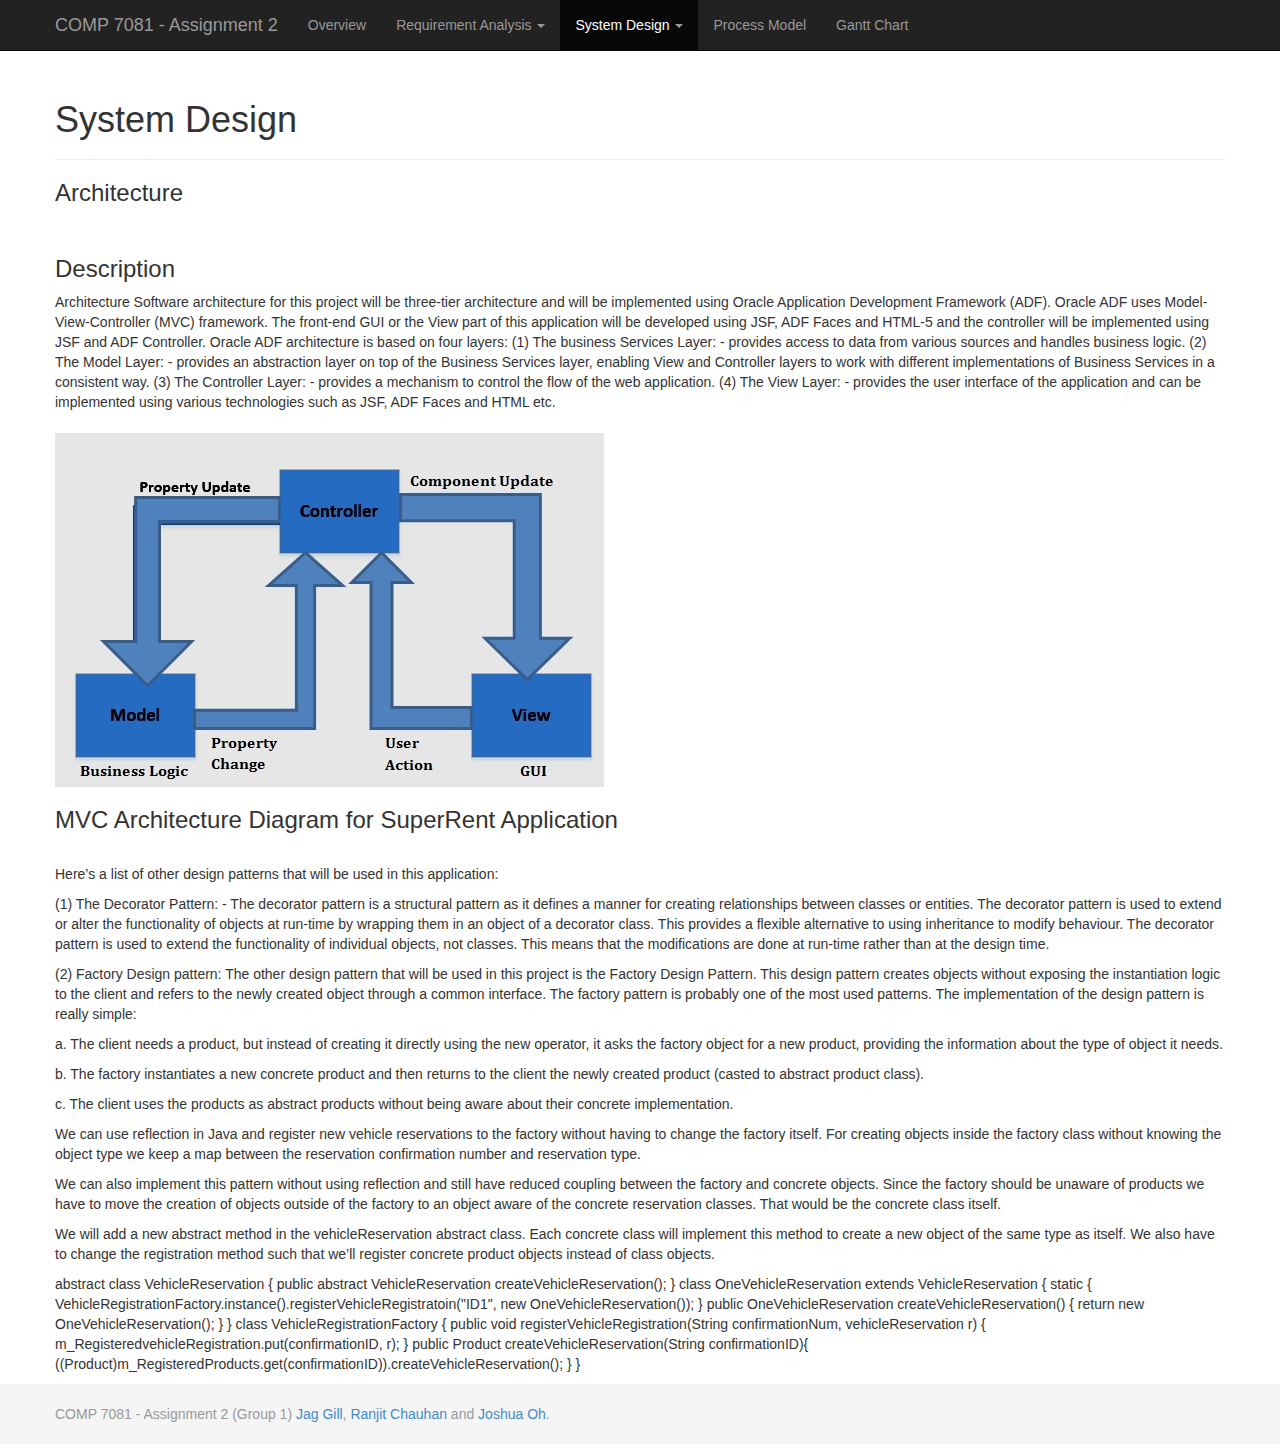
<file: html/design/architecture.html>
<!doctype html>
<html>
<head>
<meta charset="utf-8">
<title>COMP 7081 - Assignment 2 (Group 1)</title>
<link rel="stylesheet" href="../../css/bootstrap.css">
<link rel="stylesheet" href="../../css/sticky-footer-navbar.css">
<script src="../../js/jquery.min.js"></script>
<script src="../../js/bootstrap.js"></script>
<!--[if lt IE 9]>
<script src="http://html5shiv.googlecode.com/svn/trunk/html5.js"></script>
<![endif]-->
</head>

<body>
<!-- Begin Wrap all page content -->
<div id="wrap">
<header class="navbar navbar-inverse navbar-fixed-top bs-docs-nav" role="banner">
  <div class="container">
    <div class="navbar-header">
      <button class="navbar-toggle" type="button" data-toggle="collapse" data-target=".bs-navbar-collapse">
        <span class="sr-only">Toggle navigation</span>
        <span class="icon-bar"></span>
        <span class="icon-bar"></span>
        <span class="icon-bar"></span>
      </button>
      <a href="../../index.html" class="navbar-brand">COMP 7081 - Assignment 2</a>
    </div>
    <nav class="collapse navbar-collapse bs-navbar-collapse" role="navigation">
      <ul class="nav navbar-nav">
          <li><a href="../../index.html">Overview</a></li>
          <li class="dropdown">
            <a class="dropdown-toggle" data-toggle="dropdown" href="#">
              Requirement Analysis <span class="caret"></span>
            </a>
            <ul class="dropdown-menu">
              <li><a href="../analysis/use_cases.html">Use Cases</a></li>
              <li><a href="../analysis/class_diagrams.html">Class Diagrams</a></li>
              <li><a href="../analysis/activity_diagrams.html">Activity Diagrams</a></li>
              <li><a href="../analysis/sequence_diagrams.html">Sequence Diagrams</a></li>
              <li><a href="../analysis/data_flow_diagrams.html">Data Flow Diagrams</a></li>
            </ul>
          </li>    
          <li class="dropdown active">
            <a class="dropdown-toggle" data-toggle="dropdown" href="#">
              System Design <span class="caret"></span>
            </a>
            <ul class="dropdown-menu">
              <li class="active"><a href="../design/architecture.html">Architecture</a></li>
              <li><a href="../design/components.html">Components</a></li>
              <li><a href="../design/database.html">Database/data structure</a></li>
              <li><a href="../design/detailed_class_diagrams.html">Detailed Class Diagrams</a></li>
              <li><a href="../design/detailed_sequence_diagrams.html">Detailed Sequence Diagrams</a></li>
              <li><a href="../design/user_interface.html">User Interface</a></li>
            </ul>
          </li>               
          <li><a href="../process_model.html">Process Model</a></li>
          <li><a href="../gantt_chart.html">Gantt Chart</a></li>
      </ul>
    </nav>
  </div>
</header>
    <!-- Begin page content -->
    <div class="container">
      <div class="page-header">
        <h1>System Design</h1>
      </div>
      <h3 id="overview-introduction">Architecture</h3>
      
       <br>
       <h3 id="overview-background">Description</h3>
      <p>Architecture

Software architecture for this project will be three-tier architecture and will be implemented using Oracle Application Development Framework (ADF). Oracle ADF uses Model-View-Controller (MVC) framework. The front-end GUI or the View part of this application will be developed using JSF, ADF Faces and HTML-5 and the controller will be implemented using JSF and ADF Controller. 

Oracle ADF architecture is based on four layers:

(1)	The business Services Layer: - provides access to data from various sources and handles business logic. 
(2)	The Model Layer: - provides an abstraction layer on top of the Business Services layer, enabling View and Controller layers to work with different implementations of Business Services in a consistent way.
(3)	The Controller Layer: - provides a mechanism to control the flow of the web application.
(4)	The View Layer: - provides the user interface of the application and can be implemented using various technologies such as JSF, ADF Faces and HTML etc. 
<br>
 <br>
	  <IMG SRC="../design/Architecture/Architecture.jpg" ALT="MVC Architecture">
	  <br>
	  <h3> MVC Architecture Diagram for SuperRent Application</h3>
	  <br>
	 <p> Here’s a list of other design patterns that will be used in this application:</P>

<p>(1)	The Decorator Pattern: - The decorator pattern is a structural pattern as it defines a manner for creating relationships between classes or entities. The decorator pattern is used to extend or alter the functionality of objects at run-time by wrapping them in an object of a decorator class. This provides a flexible alternative to using inheritance to modify behaviour. The decorator pattern is used to extend the functionality of individual objects, not classes. This means that the modifications are done at run-time rather than at the design time.</p>

<p>(2)	Factory Design pattern: The other design pattern that will be used in this project is the Factory Design Pattern. This design pattern creates objects without exposing the instantiation logic to the client and refers to the newly created object through a common interface. The factory pattern is probably one of the most used patterns. The implementation of the design pattern is really simple:</p>

<p> a.	The client needs a product, but instead of creating it directly using the new operator, it asks the factory object for a new product, providing the information about the type of object it needs.</p>
<p> b.	The factory instantiates a new concrete product and then returns to the client the newly created product (casted to abstract product class). </p>
<p> c.	The client uses the products as abstract products without being aware about their concrete implementation. </p>

<p>We can use reflection in Java and register new vehicle reservations to the factory without having to change the factory itself. For creating objects inside the factory class without knowing the object type we keep a map between the reservation confirmation number and reservation type. </p>

<p>We can also implement this pattern without using reflection and still have reduced coupling between the factory and concrete objects. Since the factory should be unaware of products we have to move the creation of objects outside of the factory to an object aware of the concrete reservation classes. That would be the concrete class itself. </p>

<p>We will add a new abstract method in the vehicleReservation abstract class. Each concrete class will implement this method to create a new object of the same type as itself. We also have to change the registration method such that we’ll register concrete product objects instead of class objects. </p>

<p> abstract class VehicleReservation
{
	public abstract VehicleReservation createVehicleReservation();
}

class OneVehicleReservation extends VehicleReservation
{
	
	static
	{
	VehicleRegistrationFactory.instance().registerVehicleRegistratoin("ID1", new OneVehicleReservation());
	}
	public OneVehicleReservation createVehicleReservation()
	{
		return new OneVehicleReservation();
	}
	
}

class VehicleRegistrationFactory
{
	public void registerVehicleRegistration(String confirmationNum, vehicleReservation r)    {
		m_RegisteredvehicleRegistration.put(confirmationID, r);
	}

	public Product createVehicleReservation(String confirmationID){
		((Product)m_RegisteredProducts.get(confirmationID)).createVehicleReservation();
	}
}
</p>

</p>
    </div>
     <!-- End page content -->
</div>
<!-- End Wrap all page content -->

<!-- Begin page footer -->
<div id="footer">
  <div class="container">
    <p class="text-muted credit">COMP 7081 - Assignment 2 (Group 1) <a href="##">Jag Gill</a>, <a href="##">Ranjit Chauhan</a> and <a href="##">Joshua Oh</a>.</p>
  </div>
</div>
<!-- End page footer -->

</body>
</html>
</file>
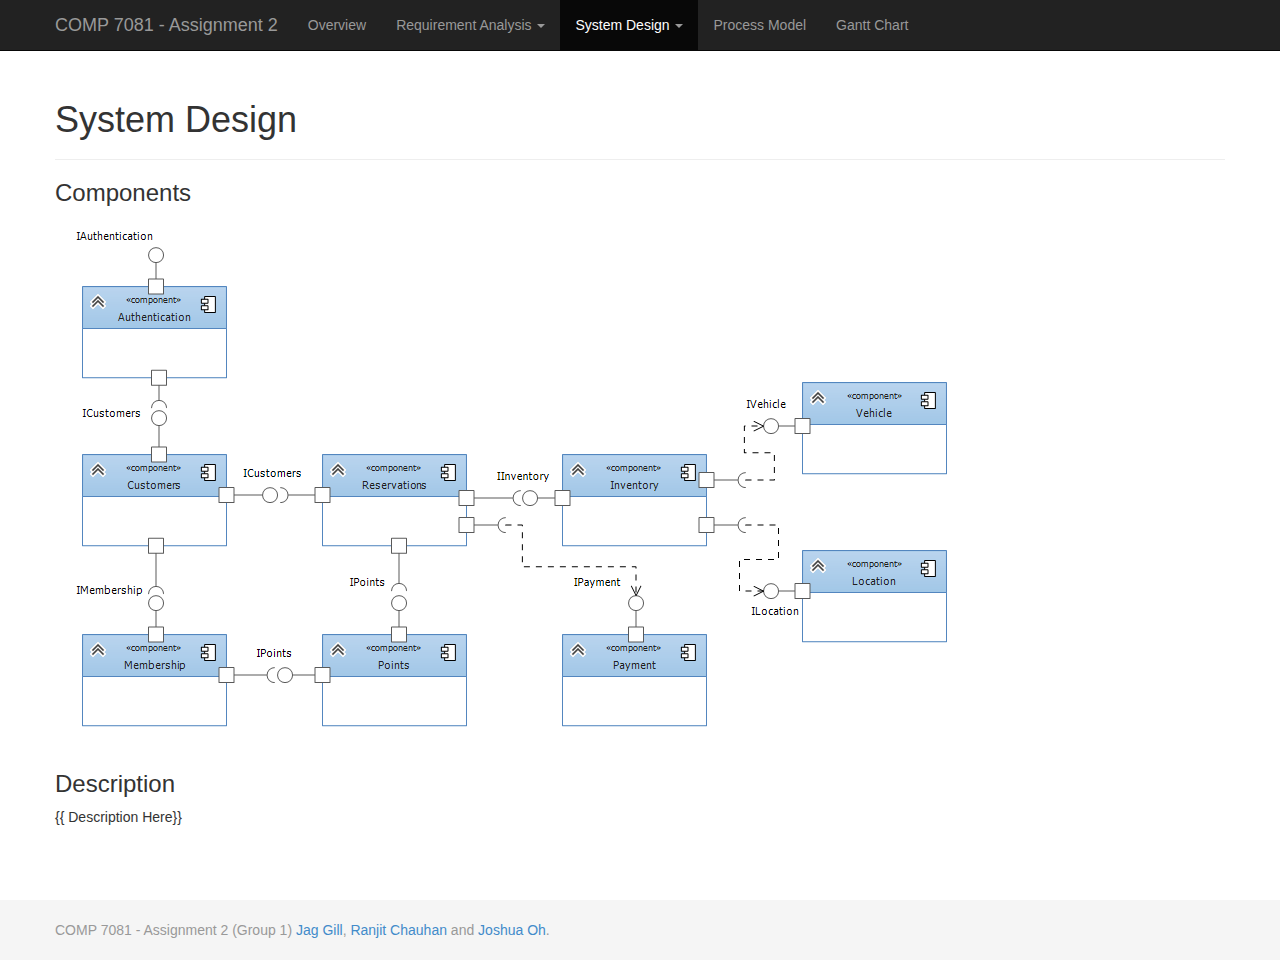
<file: html/design/components.html>
﻿<!doctype html>
<html>
<head>
<meta charset="utf-8">
<title>COMP 7081 - Assignment 2 (Group 1)</title>
<link rel="stylesheet" href="../../css/bootstrap.css">
<link rel="stylesheet" href="../../css/sticky-footer-navbar.css">
<script src="../../js/jquery.min.js"></script>
<script src="../../js/bootstrap.js"></script>
<!--[if lt IE 9]>
<script src="http://html5shiv.googlecode.com/svn/trunk/html5.js"></script>
<![endif]-->
</head>

<body>
<!-- Begin Wrap all page content -->
<div id="wrap">
<header class="navbar navbar-inverse navbar-fixed-top bs-docs-nav" role="banner">
  <div class="container">
    <div class="navbar-header">
      <button class="navbar-toggle" type="button" data-toggle="collapse" data-target=".bs-navbar-collapse">
        <span class="sr-only">Toggle navigation</span>
        <span class="icon-bar"></span>
        <span class="icon-bar"></span>
        <span class="icon-bar"></span>
      </button>
      <a href="../../index.html" class="navbar-brand">COMP 7081 - Assignment 2</a>
    </div>
    <nav class="collapse navbar-collapse bs-navbar-collapse" role="navigation">
      <ul class="nav navbar-nav">
          <li><a href="../../index.html">Overview</a></li>
          <li class="dropdown">
            <a class="dropdown-toggle" data-toggle="dropdown" href="#">
              Requirement Analysis <span class="caret"></span>
            </a>
            <ul class="dropdown-menu">
              <li><a href="../analysis/use_cases.html">Use Cases</a></li>
              <li><a href="../analysis/class_diagrams.html">Class Diagrams</a></li>
              <li><a href="../analysis/activity_diagrams.html">Activity Diagrams</a></li>
              <li><a href="../analysis/sequence_diagrams.html">Sequence Diagrams</a></li>
              <li><a href="../analysis/data_flow_diagrams.html">Data Flow Diagrams</a></li>
            </ul>
          </li>    
          <li class="dropdown active">
            <a class="dropdown-toggle" data-toggle="dropdown" href="#">
              System Design <span class="caret"></span>
            </a>
            <ul class="dropdown-menu">
              <li><a href="../design/architecture.html">Architecture</a></li>
              <li class="active"><a href="../design/components.html">Components</a></li>
              <li><a href="../design/database.html">Database/data structure</a></li>
              <li><a href="../design/detailed_class_diagrams.html">Detailed Class Diagrams</a></li>
              <li><a href="../design/detailed_sequence_diagrams.html">Detailed Sequence Diagrams</a></li>
              <li><a href="../design/user_interface.html">User Interface</a></li>
            </ul>
          </li>               
          <li><a href="../process_model.html">Process Model</a></li>
          <li><a href="../gantt_chart.html">Gantt Chart</a></li>
      </ul>
    </nav>
  </div>
</header>
    <!-- Begin page content -->
    <div class="container">
      <div class="page-header">
        <h1>System Design</h1>
      </div>
      <h3 id="overview-introduction">Components</h3>
        <img src="../../images/component_diagrams.png" />
       <br>
       <h3 id="overview-background">Description</h3>
      <p>{{ Description Here}}</p>
    </div>
     <!-- End page content -->
</div>
<!-- End Wrap all page content -->

<!-- Begin page footer -->
<div id="footer">
  <div class="container">
    <p class="text-muted credit">COMP 7081 - Assignment 2 (Group 1) <a href="##">Jag Gill</a>, <a href="##">Ranjit Chauhan</a> and <a href="##">Joshua Oh</a>.</p>
  </div>
</div>
<!-- End page footer -->

</body>
</html>
</file>
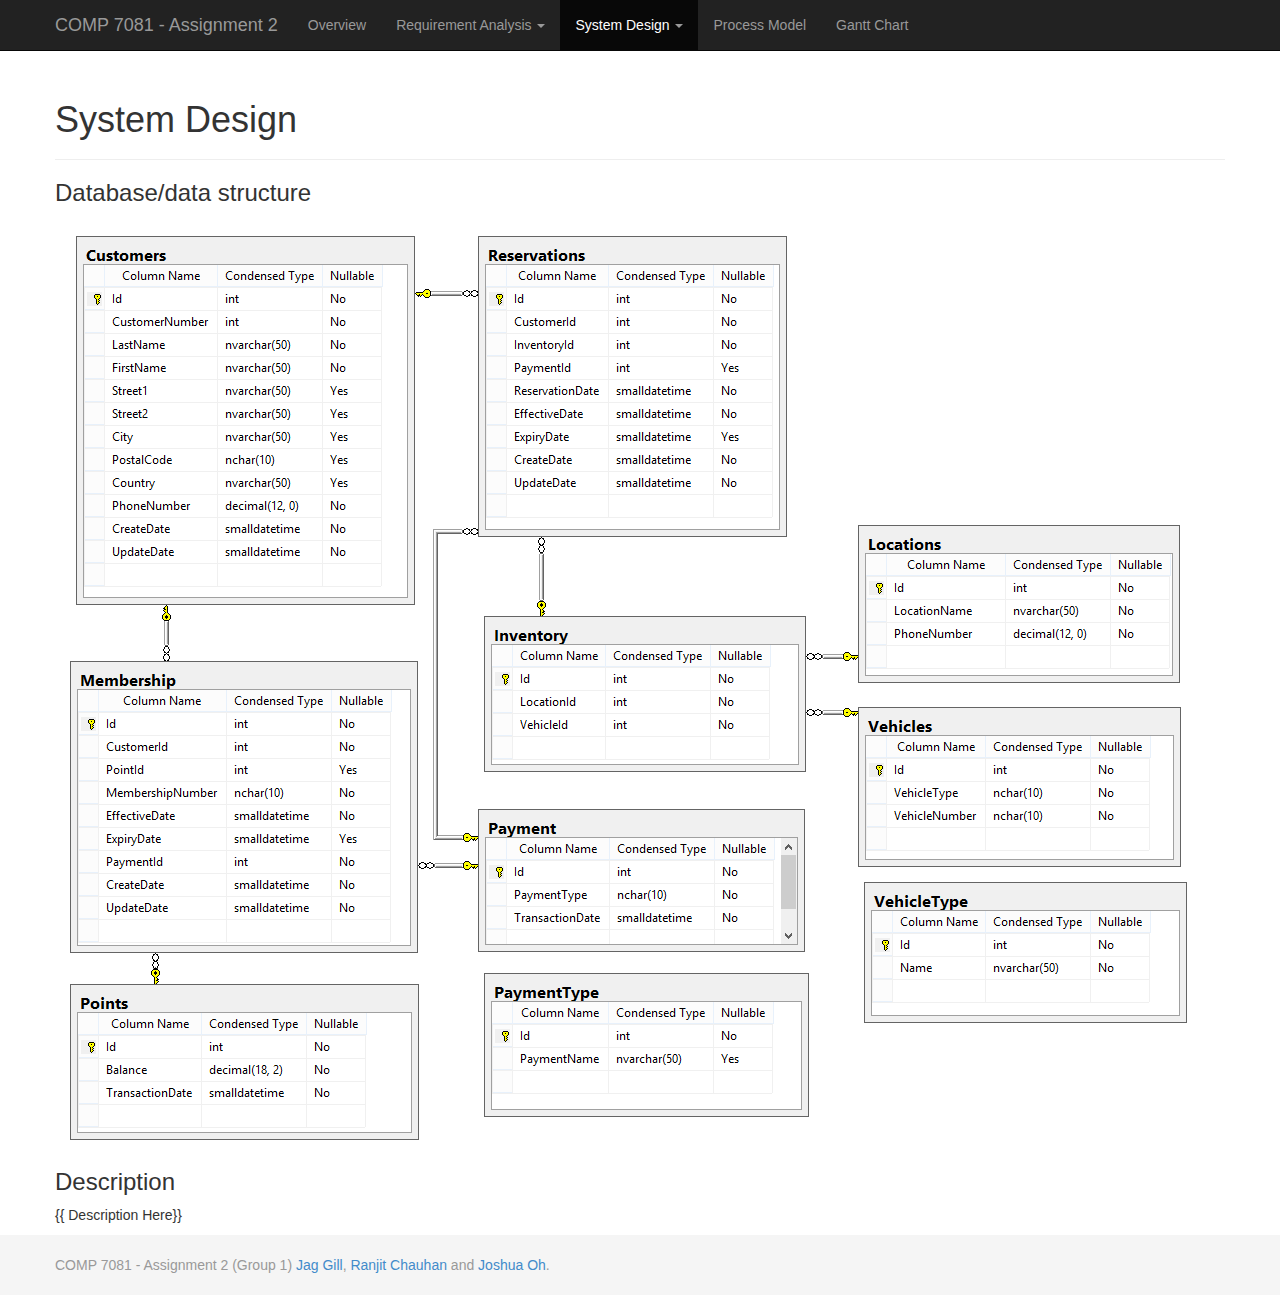
<file: html/design/database.html>
﻿<!doctype html>
<html>
<head>
<meta charset="utf-8">
<title>COMP 7081 - Assignment 2 (Group 1)</title>
<link rel="stylesheet" href="../../css/bootstrap.css">
<link rel="stylesheet" href="../../css/sticky-footer-navbar.css">
<script src="../../js/jquery.min.js"></script>
<script src="../../js/bootstrap.js"></script>
<!--[if lt IE 9]>
<script src="http://html5shiv.googlecode.com/svn/trunk/html5.js"></script>
<![endif]-->
</head>

<body>
<!-- Begin Wrap all page content -->
<div id="wrap">
<header class="navbar navbar-inverse navbar-fixed-top bs-docs-nav" role="banner">
  <div class="container">
    <div class="navbar-header">
      <button class="navbar-toggle" type="button" data-toggle="collapse" data-target=".bs-navbar-collapse">
        <span class="sr-only">Toggle navigation</span>
        <span class="icon-bar"></span>
        <span class="icon-bar"></span>
        <span class="icon-bar"></span>
      </button>
      <a href="../../index.html" class="navbar-brand">COMP 7081 - Assignment 2</a>
    </div>
    <nav class="collapse navbar-collapse bs-navbar-collapse" role="navigation">
      <ul class="nav navbar-nav">
          <li><a href="../../index.html">Overview</a></li>
          <li class="dropdown">
            <a class="dropdown-toggle" data-toggle="dropdown" href="#">
              Requirement Analysis <span class="caret"></span>
            </a>
            <ul class="dropdown-menu">
              <li><a href="../analysis/use_cases.html">Use Cases</a></li>
              <li><a href="../analysis/class_diagrams.html">Class Diagrams</a></li>
              <li><a href="../analysis/activity_diagrams.html">Activity Diagrams</a></li>
              <li><a href="../analysis/sequence_diagrams.html">Sequence Diagrams</a></li>
              <li><a href="../analysis/data_flow_diagrams.html">Data Flow Diagrams</a></li>
            </ul>
          </li>    
          <li class="dropdown active">
            <a class="dropdown-toggle" data-toggle="dropdown" href="#">
              System Design <span class="caret"></span>
            </a>
            <ul class="dropdown-menu">
              <li><a href="../design/architecture.html">Architecture</a></li>
              <li><a href="../design/components.html">Components</a></li>
              <li class="active"><a href="../design/database.html">Database/data structure</a></li>
              <li><a href="../design/detailed_class_diagrams.html">Detailed Class Diagrams</a></li>
              <li><a href="../design/detailed_sequence_diagrams.html">Detailed Sequence Diagrams</a></li>
              <li><a href="../design/user_interface.html">User Interface</a></li>
            </ul>
          </li>               
          <li><a href="../process_model.html">Process Model</a></li>
          <li><a href="../gantt_chart.html">Gantt Chart</a></li>
      </ul>
    </nav>
  </div>
</header>
    <!-- Begin page content -->
    <div class="container">
      <div class="page-header">
        <h1>System Design</h1>
      </div>
      <h3 id="overview-introduction">Database/data structure</h3>
        <img src="../../images/database_schema.png" />
       <br>
       <h3 id="overview-background">Description</h3>
      <p>{{ Description Here}}</p>
    </div>
     <!-- End page content -->
</div>
<!-- End Wrap all page content -->

<!-- Begin page footer -->
<div id="footer">
  <div class="container">
    <p class="text-muted credit">COMP 7081 - Assignment 2 (Group 1) <a href="##">Jag Gill</a>, <a href="##">Ranjit Chauhan</a> and <a href="##">Joshua Oh</a>.</p>
  </div>
</div>
<!-- End page footer -->

</body>
</html>
</file>
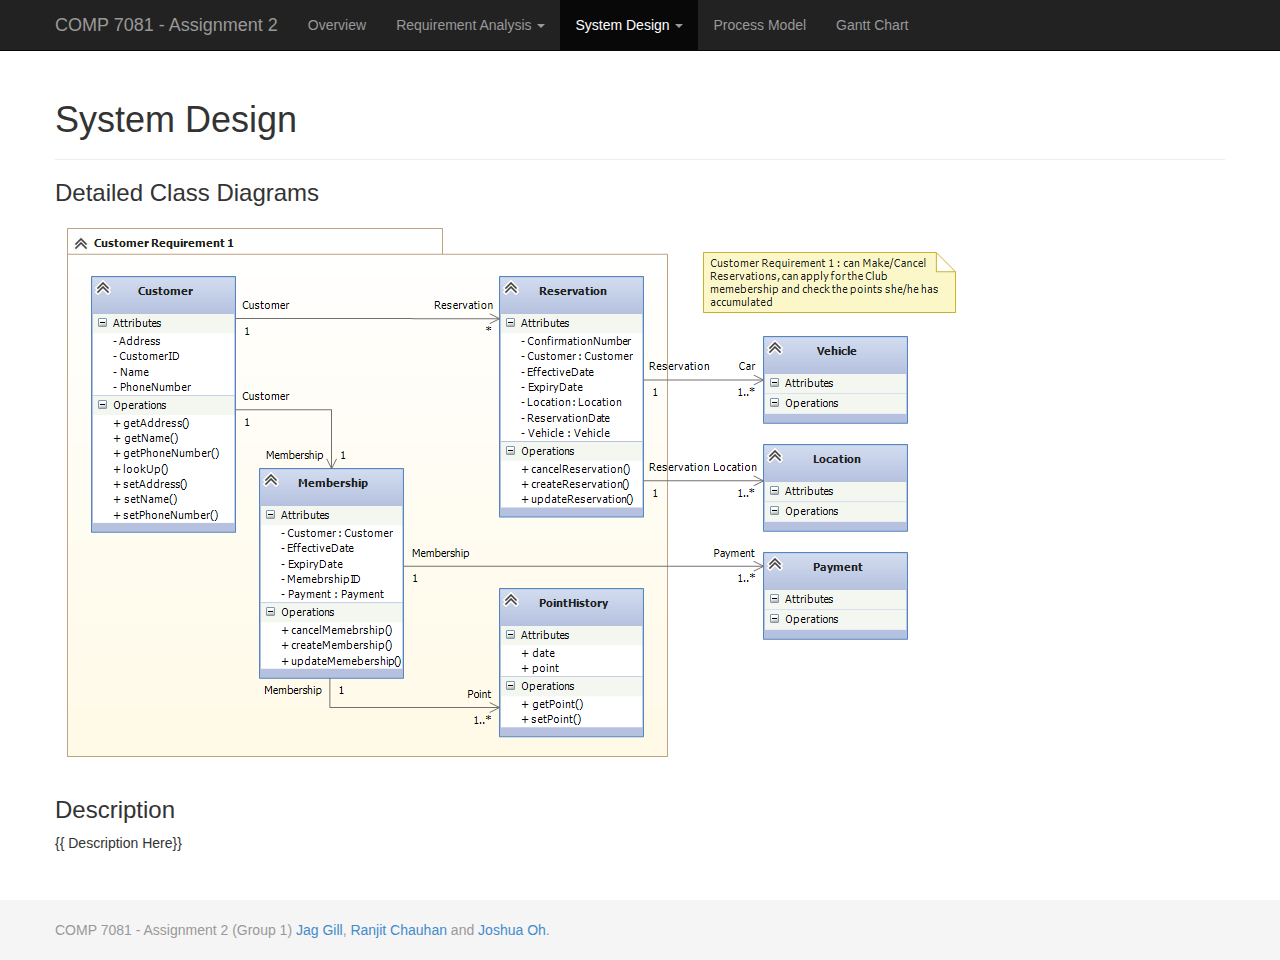
<file: html/design/detailed_class_diagrams.html>
﻿<!doctype html>
<html>
<head>
<meta charset="utf-8">
<title>COMP 7081 - Assignment 2 (Group 1)</title>
<link rel="stylesheet" href="../../css/bootstrap.css">
<link rel="stylesheet" href="../../css/sticky-footer-navbar.css">
<script src="../../js/jquery.min.js"></script>
<script src="../../js/bootstrap.js"></script>
<!--[if lt IE 9]>
<script src="http://html5shiv.googlecode.com/svn/trunk/html5.js"></script>
<![endif]-->
</head>

<body>
<!-- Begin Wrap all page content -->
<div id="wrap">
<header class="navbar navbar-inverse navbar-fixed-top bs-docs-nav" role="banner">
  <div class="container">
    <div class="navbar-header">
      <button class="navbar-toggle" type="button" data-toggle="collapse" data-target=".bs-navbar-collapse">
        <span class="sr-only">Toggle navigation</span>
        <span class="icon-bar"></span>
        <span class="icon-bar"></span>
        <span class="icon-bar"></span>
      </button>
      <a href="../../index.html" class="navbar-brand">COMP 7081 - Assignment 2</a>
    </div>
    <nav class="collapse navbar-collapse bs-navbar-collapse" role="navigation">
      <ul class="nav navbar-nav">
          <li><a href="../../index.html">Overview</a></li>
          <li class="dropdown">
            <a class="dropdown-toggle" data-toggle="dropdown" href="#">
              Requirement Analysis <span class="caret"></span>
            </a>
            <ul class="dropdown-menu">
              <li><a href="../analysis/use_cases.html">Use Cases</a></li>
              <li><a href="../analysis/class_diagrams.html">Class Diagrams</a></li>
              <li><a href="../analysis/activity_diagrams.html">Activity Diagrams</a></li>             
              <li><a href="../analysis/sequence_diagrams.html">Sequence Diagrams</a></li>
              <li><a href="../analysis/data_flow_diagrams.html">Data Flow Diagrams</a></li>
            </ul>
          </li>    
          <li class="dropdown active">
            <a class="dropdown-toggle" data-toggle="dropdown" href="#">
              System Design <span class="caret"></span>
            </a>
            <ul class="dropdown-menu">
              <li><a href="../design/architecture.html">Architecture</a></li>
              <li><a href="../design/components.html">Components</a></li>
              <li><a href="../design/database.html">Database/data structure</a></li>
              <li class="active"><a href="../design/detailed_class_diagrams.html">Detailed Class Diagrams</a></li>
              <li><a href="../design/detailed_sequence_diagrams.html">Detailed Sequence Diagrams</a></li>
              <li><a href="../design/user_interface.html">User Interface</a></li>
            </ul>
          </li>               
          <li><a href="../process_model.html">Process Model</a></li>
          <li><a href="../gantt_chart.html">Gantt Chart</a></li>
      </ul>
    </nav>
  </div>
</header>
    <!-- Begin page content -->
    <div class="container">
      <div class="page-header">
        <h1>System Design</h1>
      </div>
      <h3 id="overview-introduction">Detailed Class Diagrams</h3>
        <img src="../../images/class_diagrams.png" />
       <br>
       <h3 id="overview-background">Description</h3>
      <p>{{ Description Here}}</p>
    </div>
     <!-- End page content -->
</div>
<!-- End Wrap all page content -->

<!-- Begin page footer -->
<div id="footer">
  <div class="container">
    <p class="text-muted credit">COMP 7081 - Assignment 2 (Group 1) <a href="##">Jag Gill</a>, <a href="##">Ranjit Chauhan</a> and <a href="##">Joshua Oh</a>.</p>
  </div>
</div>
<!-- End page footer -->

</body>
</html>
</file>
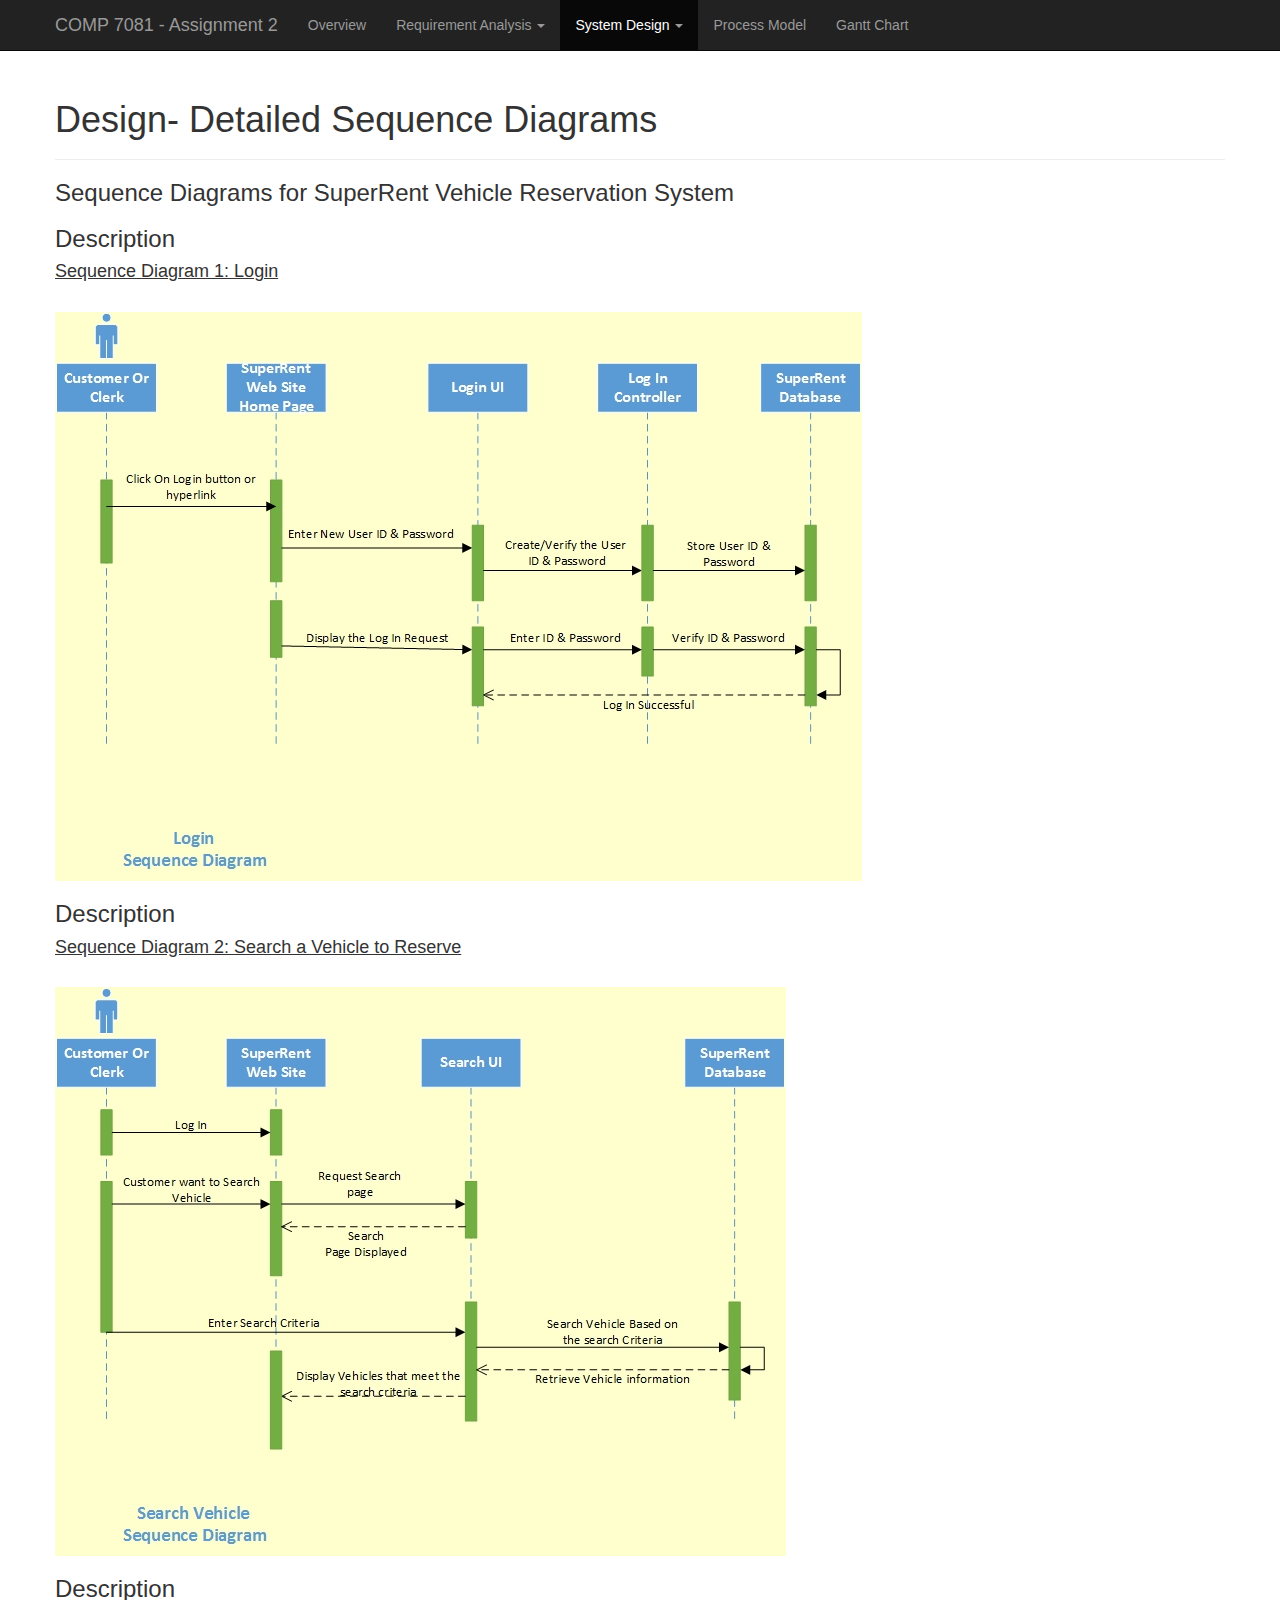
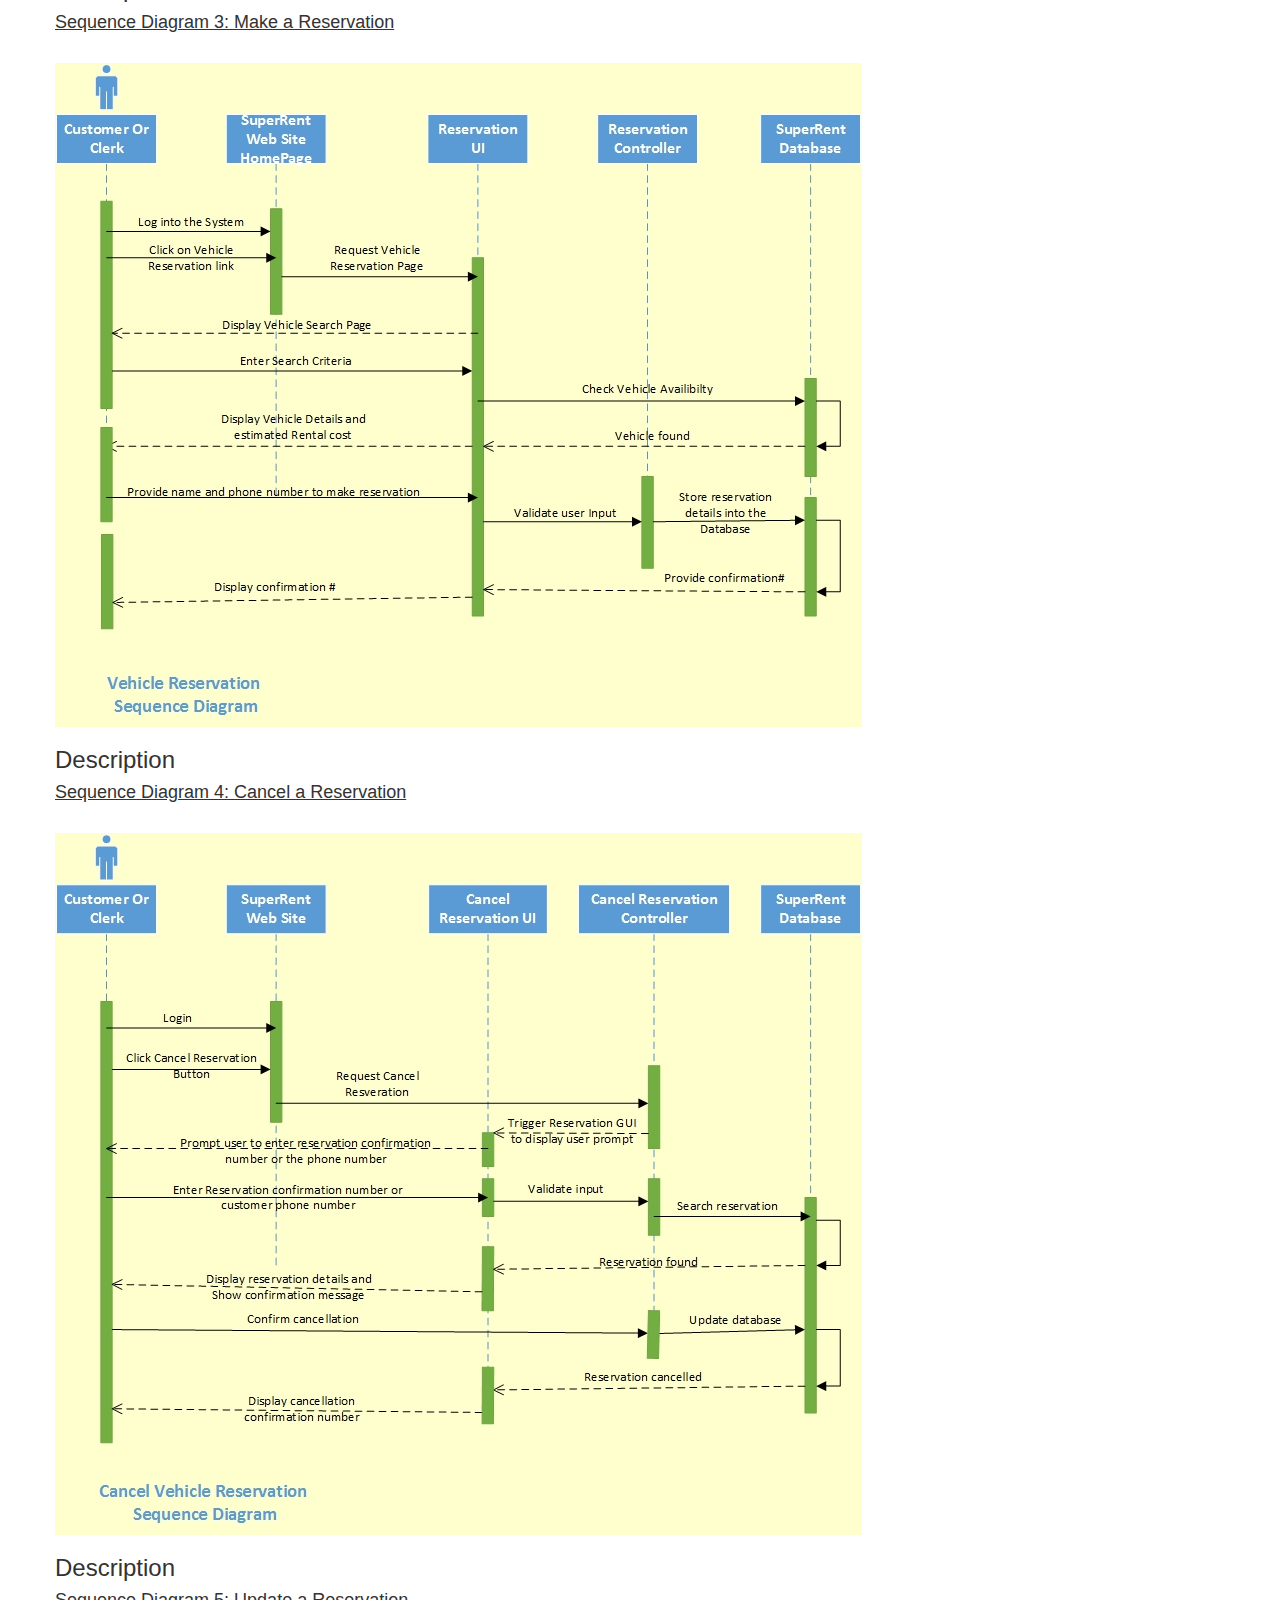
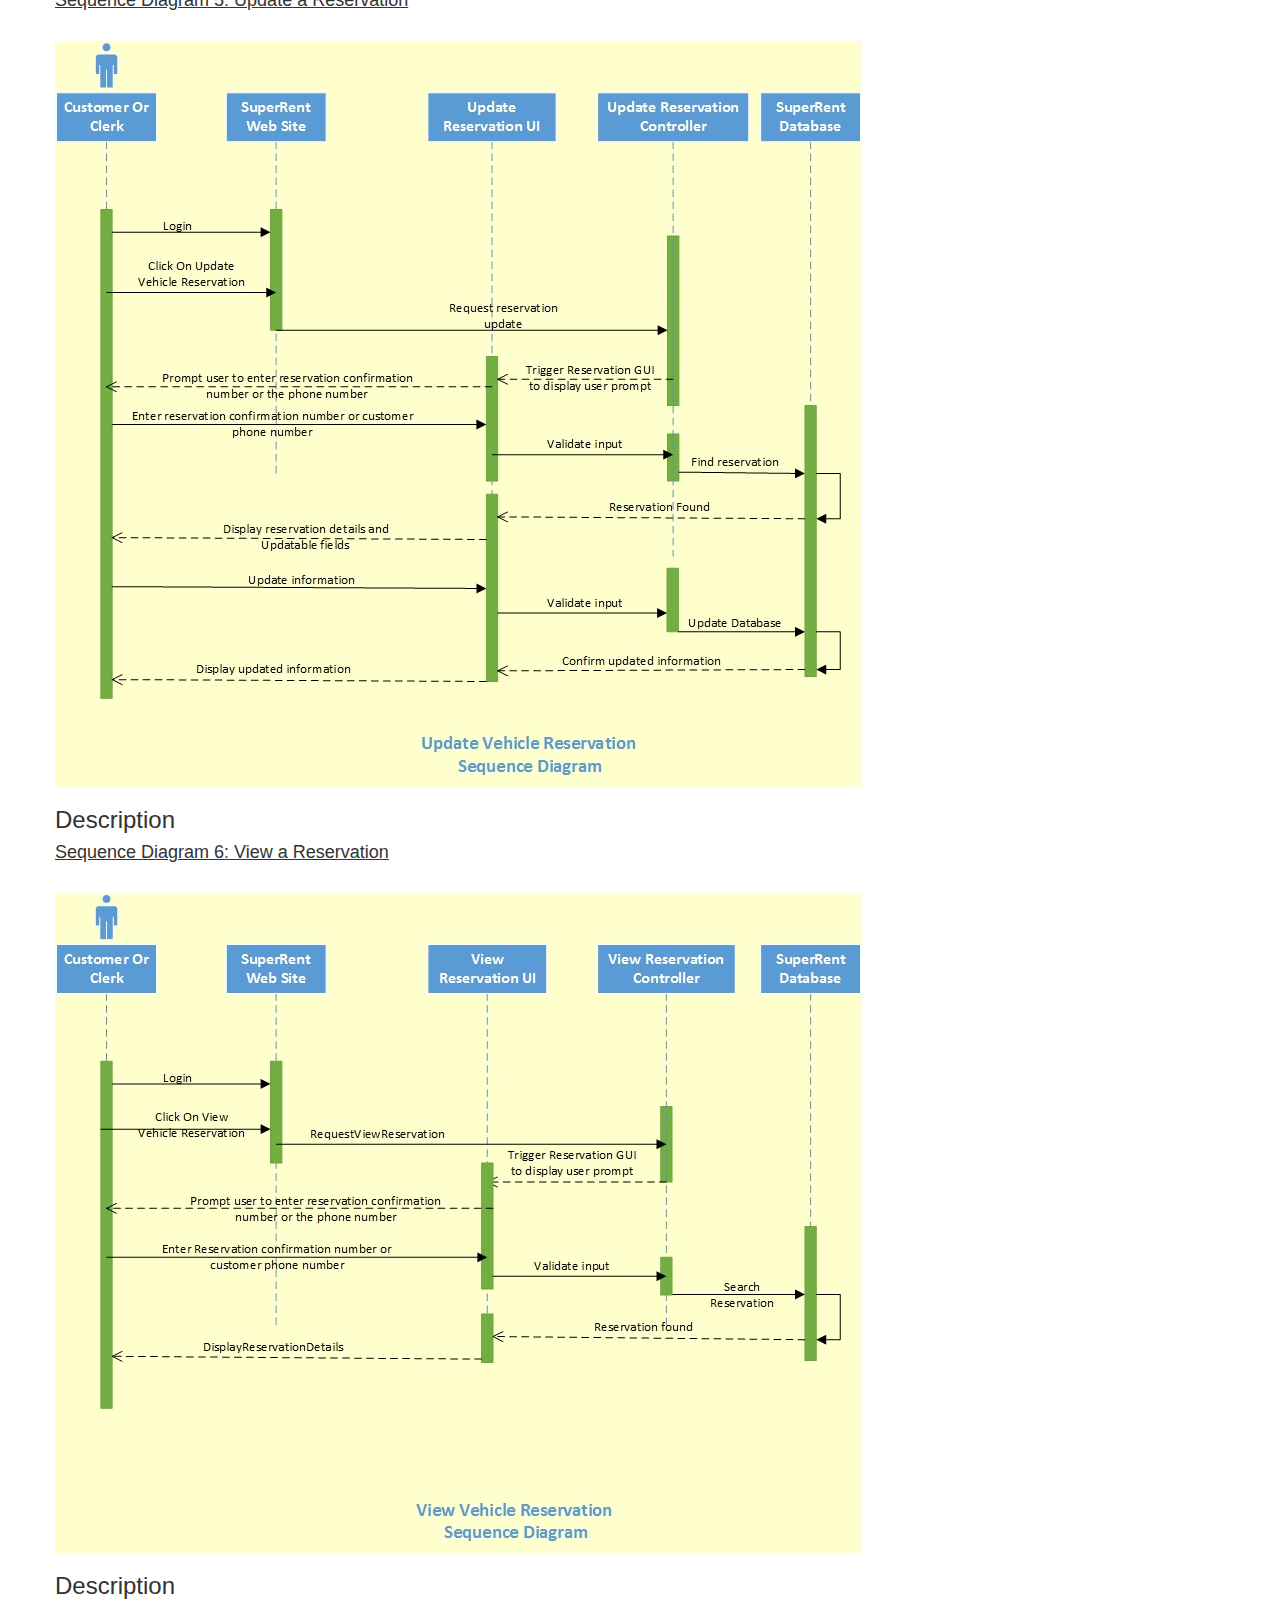
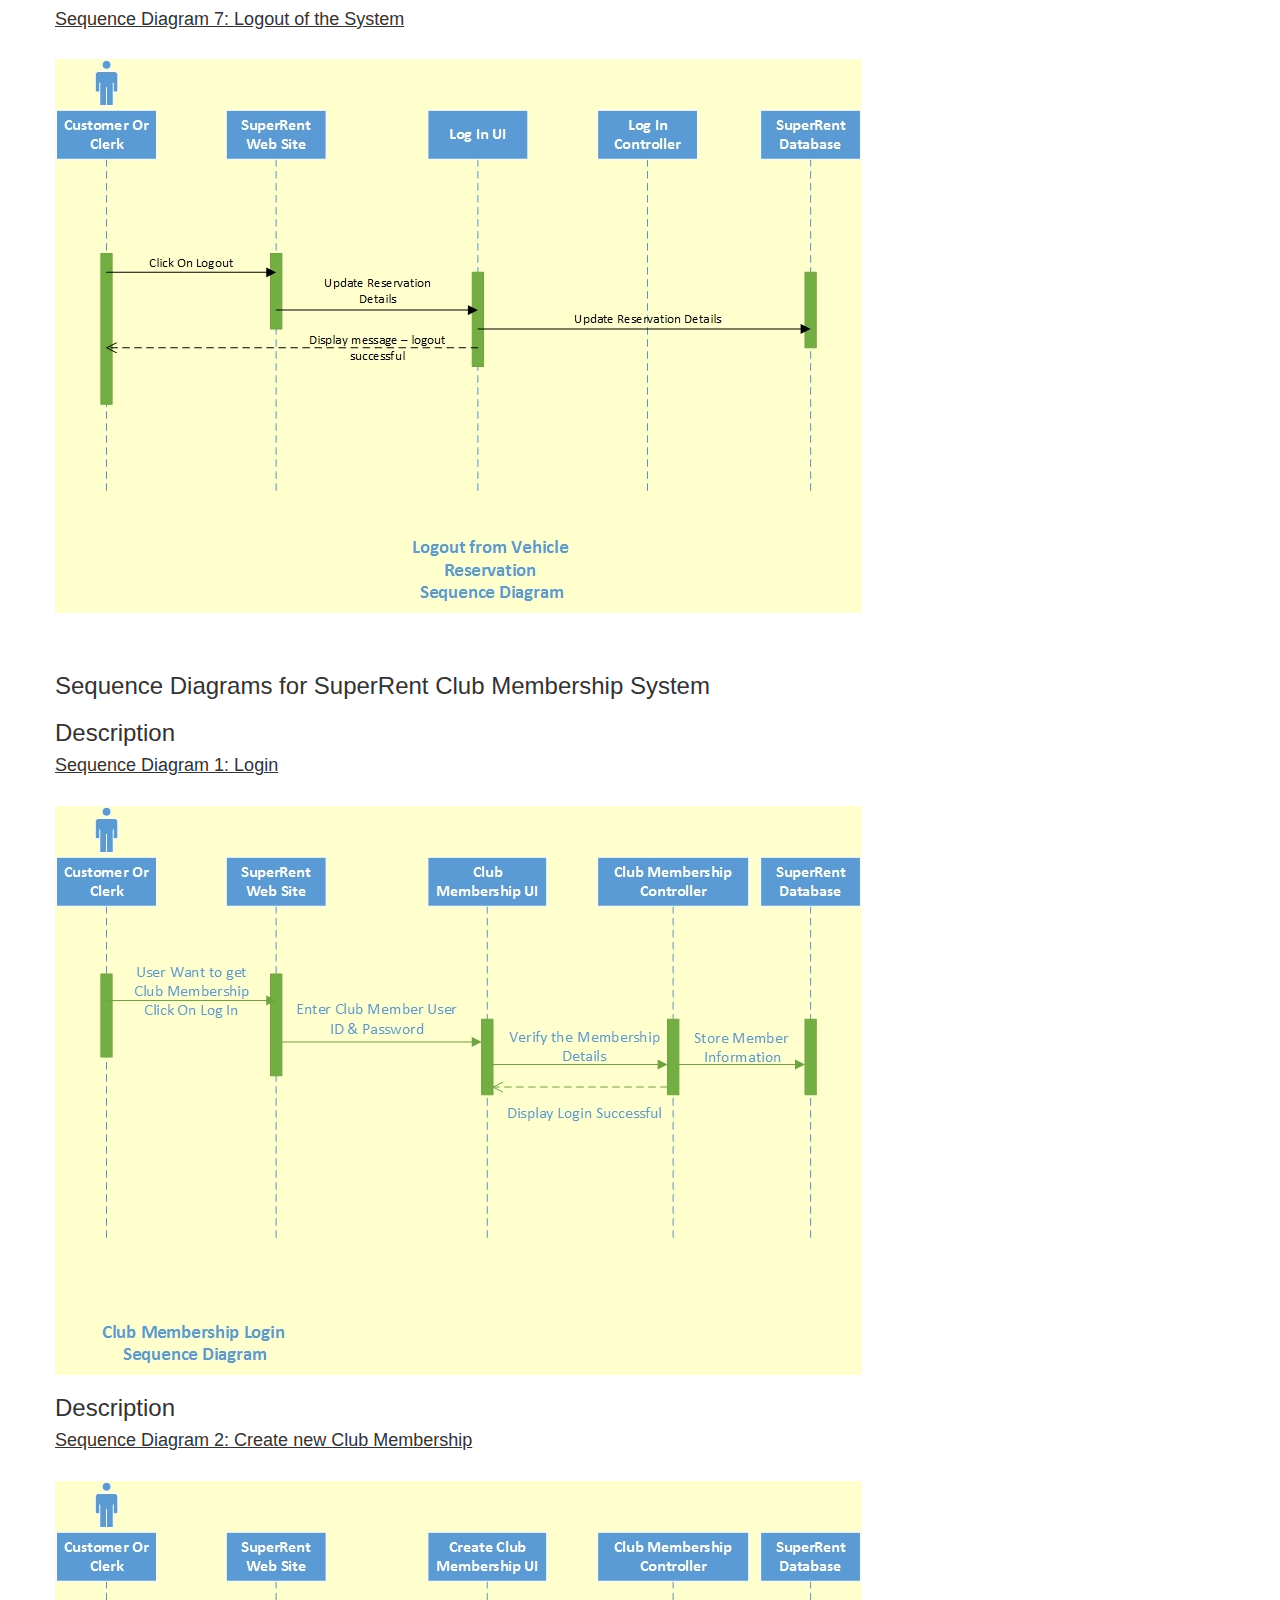
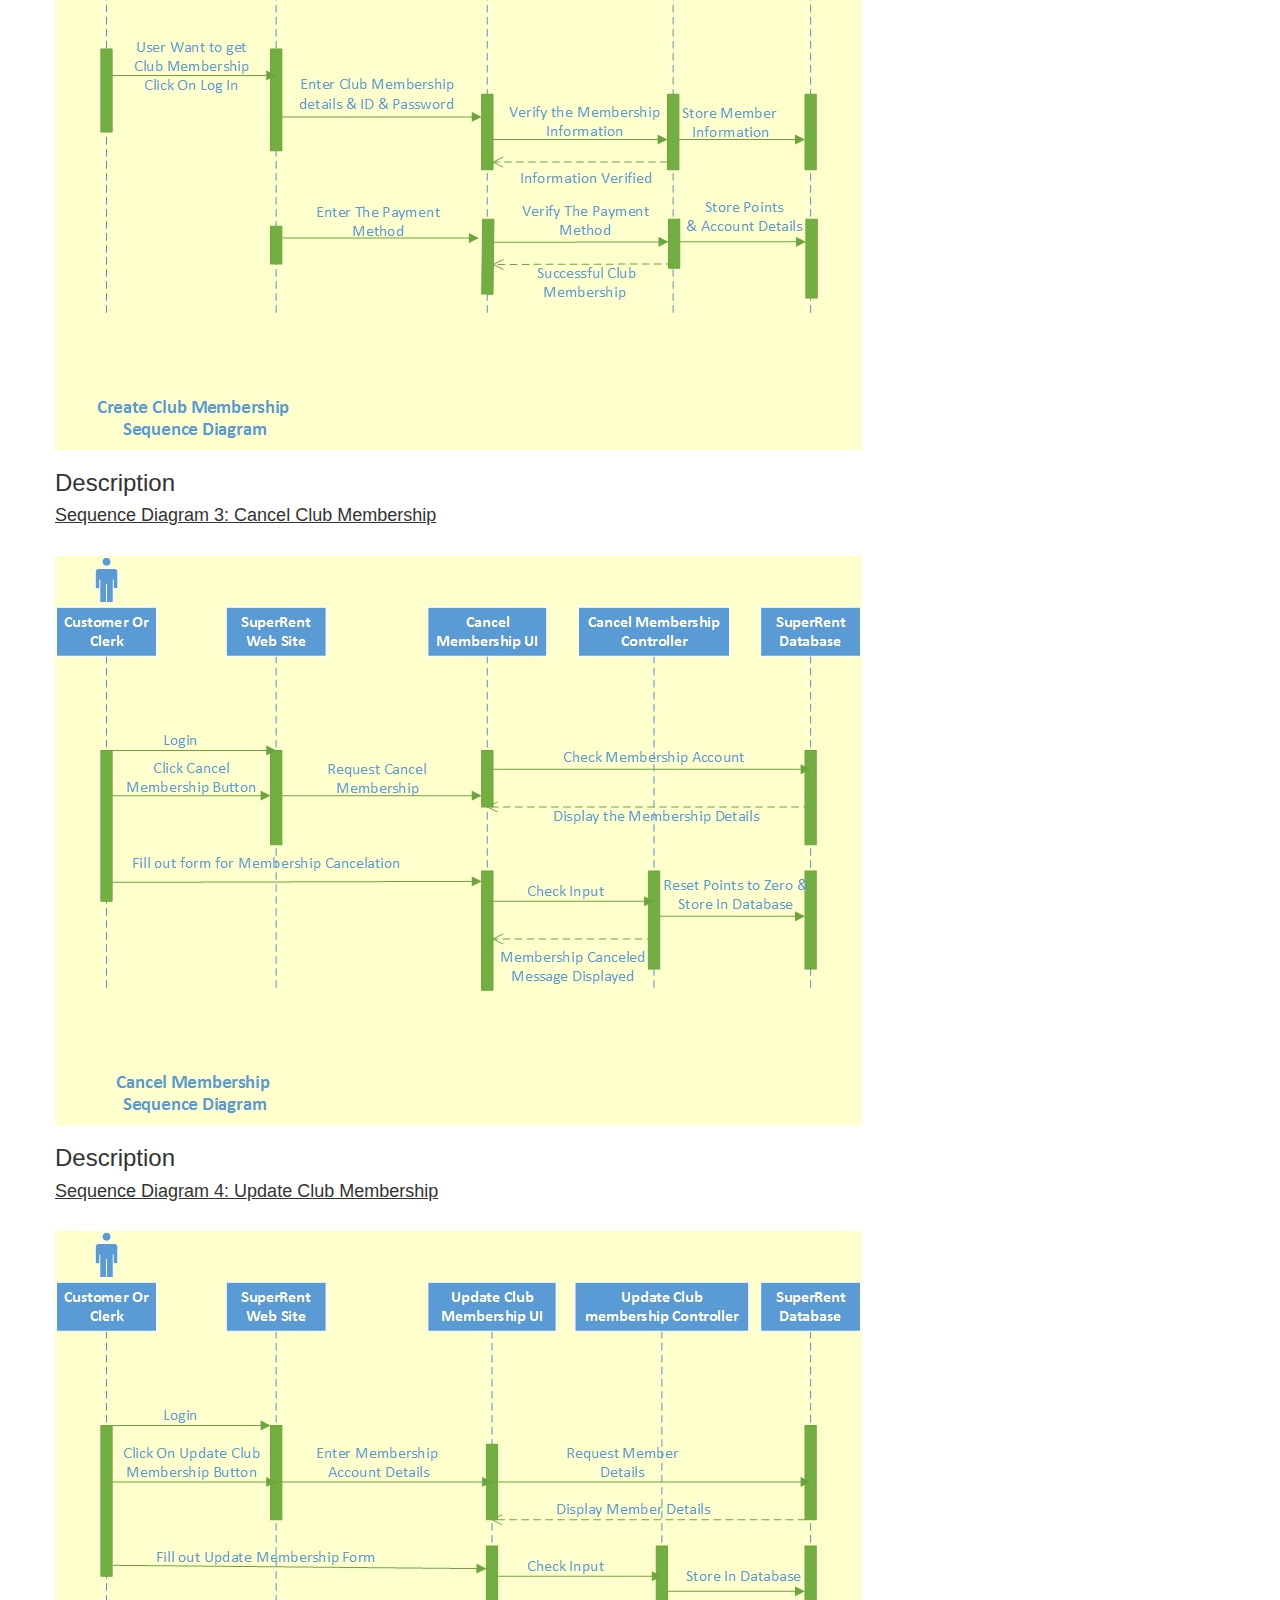
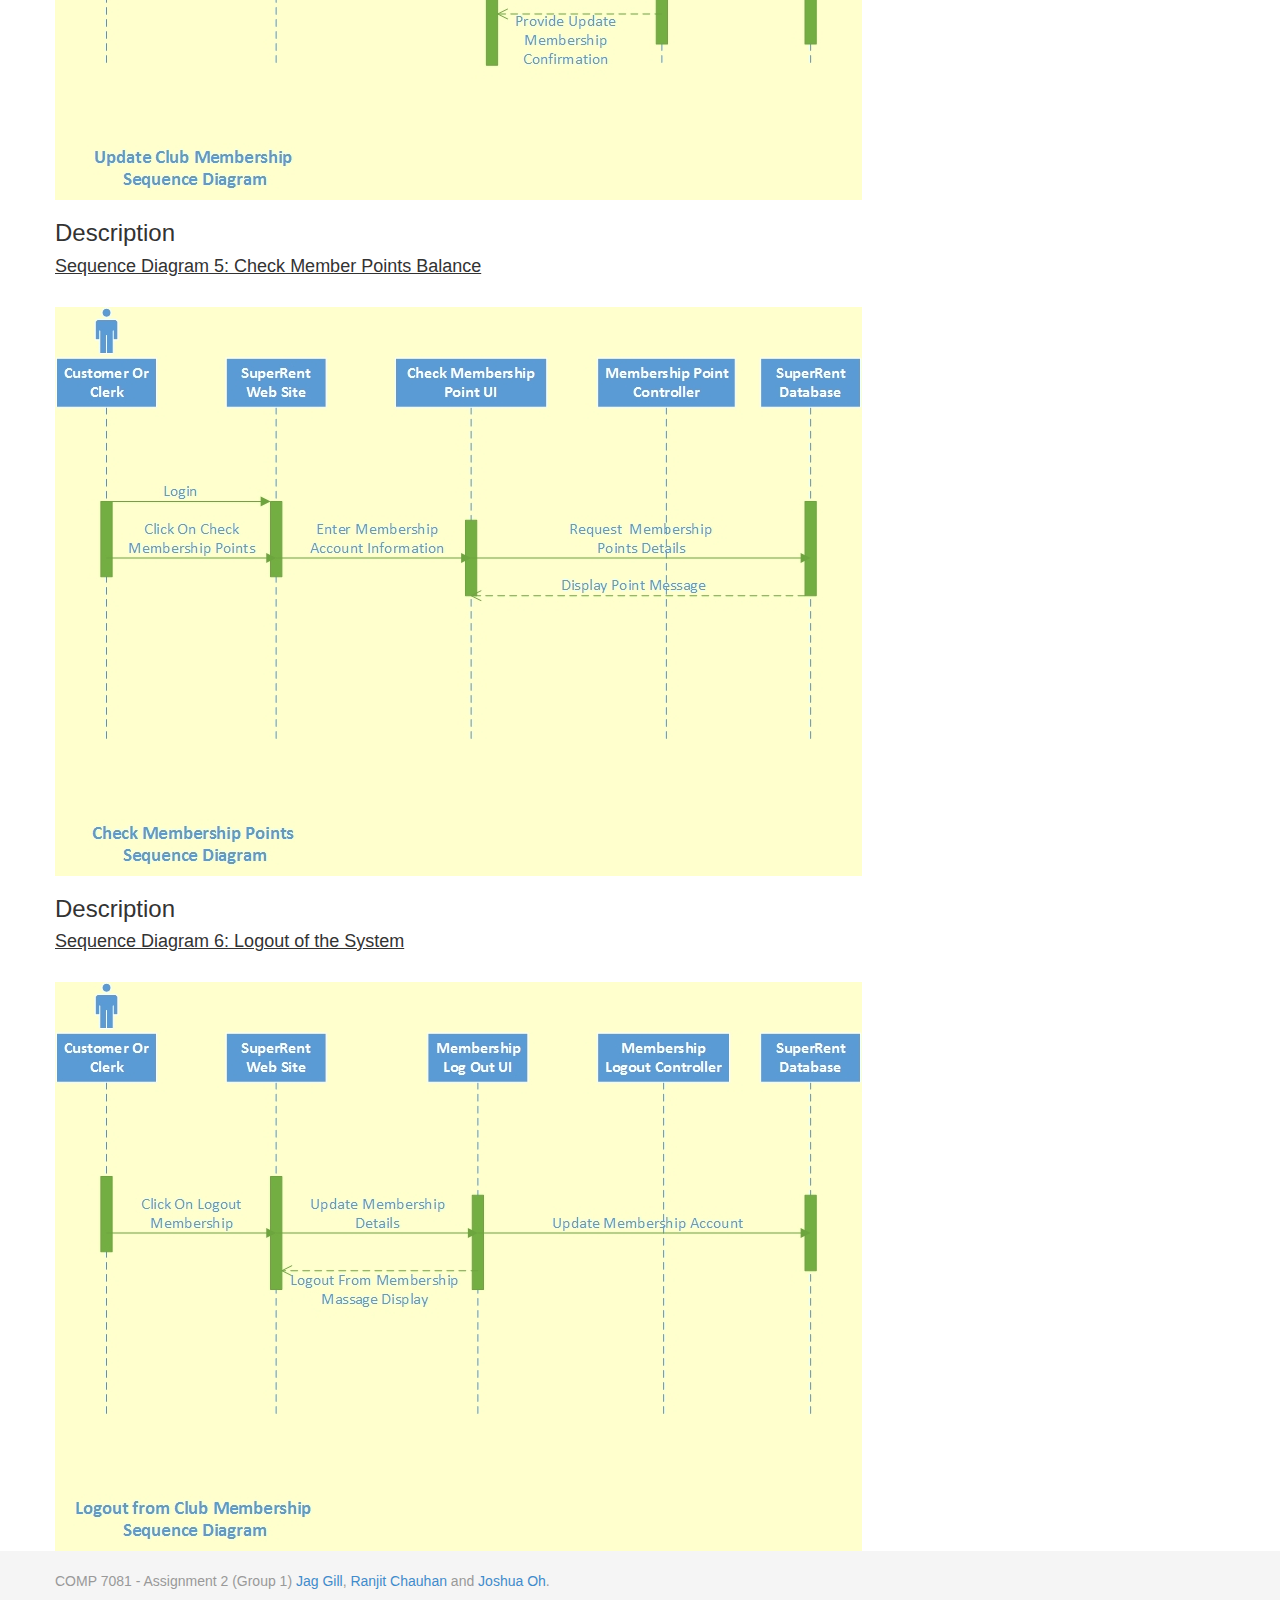
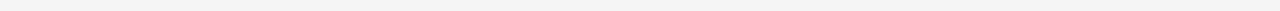
<file: html/design/detailed_sequence_diagrams.html>
<!doctype html>
<html>
<head>
<meta charset="utf-8">
<title>COMP 7081 - Assignment 2 (Group 1)</title>
<link rel="stylesheet" href="../../css/bootstrap.css">
<link rel="stylesheet" href="../../css/sticky-footer-navbar.css">
<script src="../../js/jquery.min.js"></script>
<script src="../../js/bootstrap.js"></script>
<!--[if lt IE 9]>
<script src="http://html5shiv.googlecode.com/svn/trunk/html5.js"></script>
<![endif]-->
</head>

<body>
<!-- Begin Wrap all page content -->
<div id="wrap">
<header class="navbar navbar-inverse navbar-fixed-top bs-docs-nav" role="banner">
  <div class="container">
    <div class="navbar-header">
      <button class="navbar-toggle" type="button" data-toggle="collapse" data-target=".bs-navbar-collapse">
        <span class="sr-only">Toggle navigation</span>
        <span class="icon-bar"></span>
        <span class="icon-bar"></span>
        <span class="icon-bar"></span>
      </button>
      <a href="../../index.html" class="navbar-brand">COMP 7081 - Assignment 2</a>
    </div>
    <nav class="collapse navbar-collapse bs-navbar-collapse" role="navigation">
      <ul class="nav navbar-nav">
          <li><a href="../../index.html">Overview</a></li>
          <li class="dropdown">
            <a class="dropdown-toggle" data-toggle="dropdown" href="#">
              Requirement Analysis <span class="caret"></span>
            </a>
            <ul class="dropdown-menu">
              <li><a href="../analysis/use_cases.html">Use Cases</a></li>
			        <li><a href="../analysis/activity_diagrams.html">Activity Diagrams</a></li>
			        <li><a href="../analysis/sequence_diagrams.html">Sequence Diagrams</a></li>
              <li><a href="../analysis/class_diagrams.html">Class Diagrams</a></li>
              <li><a href="../analysis/data_flow_diagrams.html">Data Flow Diagrams</a></li>
            </ul>
          </li>    
          <li class="dropdown active">
            <a class="dropdown-toggle" data-toggle="dropdown" href="#">
              System Design <span class="caret"></span>
            </a>
            <ul class="dropdown-menu">
              <li><a href="../design/architecture.html">Architecture</a></li>
              <li><a href="../design/components.html">Components</a></li>
              <li><a href="../design/database.html">Database/data structure</a></li>
              <li><a href="../design/detailed_class_diagrams.html">Detailed Class Diagrams</a></li>
              <li class="active"><a href="../design/detailed_sequence_diagrams.html">Detailed Sequence Diagrams</a></li>
              <li><a href="../design/user_interface.html">User Interface</a></li>
            </ul>
          </li>               
          <li><a href="../process_model.html">Process Model</a></li>
          <li><a href="../gantt_chart.html">Gantt Chart</a></li>
      </ul>
    </nav>
  </div>
</header>
   <!-- Begin page content -->
    <div class="container">
      <div class="page-header">
        <h1>Design- Detailed Sequence Diagrams</h1>
      </div>
      <h3 id="overview-introduction">Sequence Diagrams for SuperRent Vehicle Reservation System</h3>
     
       <h3 id="overview-background">Description</h3>
      <p><h4 id="AD1"><span style="text-decoration: underline;">Sequence Diagram 1: Login</span></h4></p>
          <br>
          <IMG SRC="../design/sequenceDiagrams/Login.jpg" ALT="Login Page">
           <h3 id="overview-background">Description</h3>
      <p><h4 id="UC1"><span style="text-decoration: underline;">Sequence Diagram 2: Search a Vehicle to Reserve</span></h4></p>
          <br> 
          <IMG SRC="../design/sequenceDiagrams/SearchVehicle.jpg" ALT="Search a Vehicle to Reserve">
           <h3 id="overview-background">Description</h3>
      <p><h4 id="UC1"><span style="text-decoration: underline;">Sequence Diagram 3: Make a Reservation</span></h4></p>
          <br> 
          <IMG SRC="../design/sequenceDiagrams/MakeVehicleReservation.jpg" ALT="Make a Vehicle Reservation">
           <h3 id="overview-background">Description</h3>
      <p><h4 id="UC1"><span style="text-decoration: underline;">Sequence Diagram 4: Cancel a Reservation</span></h4></p>
          <br> 
          <IMG SRC="../design/sequenceDiagrams/Cancel.jpg" ALT="Cancel a reservation">
           <h3 id="overview-background">Description</h3>
      <p><h4 id="UC1"><span style="text-decoration: underline;">Sequence Diagram 5: Update a Reservation</span></h4></p>
          <br> 
          <IMG SRC="../design/sequenceDiagrams/Update.jpg" ALT="Update a vehicle Reservation">
           <h3 id="overview-background">Description</h3>
      <p><h4 id="UC1"><span style="text-decoration: underline;">Sequence Diagram 6: View a Reservation</span></h4></p>
          <br> 
          <IMG SRC="../design/sequenceDiagrams/ViewReservation.jpg" ALT="View a Reservation">
           <h3 id="overview-background">Description</h3>
      <p><h4 id="UC1"><span style="text-decoration: underline;">Sequence Diagram 7: Logout of the System</span></h4></p>
          <br> 
          <IMG SRC="../design/sequenceDiagrams/Logout.jpg" ALT="Logout of the System">
          <br>
          <br>
          <br>
          <h3 id="overview-introduction">Sequence Diagrams for SuperRent Club Membership System</h3>
     
       <h3 id="overview-background">Description</h3>
      <p><h4 id="AD1"><span style="text-decoration: underline;">Sequence Diagram 1: Login</span></h4></p>
          <br>
          <IMG SRC="../analysis/sequenceDiagrams/Login2.jpg" ALT="Login Page">
           <h3 id="overview-background">Description</h3>
      <p><h4 id="UC1"><span style="text-decoration: underline;">Sequence Diagram 2: Create new Club Membership</span></h4></p>
          <br> 
          <IMG SRC="../analysis/sequenceDiagrams/membership.jpg" ALT="Create new Club Membership">
           <h3 id="overview-background">Description</h3>
      <p><h4 id="UC1"><span style="text-decoration: underline;">Sequence Diagram 3: Cancel Club Membership</span></h4></p>
          <br> 
          <IMG SRC="../analysis/sequenceDiagrams/Cancelmembership.jpg" ALT="Cancel Club Membership">
           <h3 id="overview-background">Description</h3>
      <p><h4 id="UC1"><span style="text-decoration: underline;">Sequence Diagram 4: Update Club Membership</span></h4></p>
          <br> 
          <IMG SRC="../analysis/sequenceDiagrams/Updatemembership.jpg" ALT="Update Club Membership">
           <h3 id="overview-background">Description</h3>
      <p><h4 id="UC1"><span style="text-decoration: underline;">Sequence Diagram 5: Check Member Points Balance</span></h4></p>
          <br> 
          <IMG SRC="../analysis/sequenceDiagrams/membershippoints.jpg" ALT="Check Member Points Balance">
          <br> 
           <h3 id="overview-background">Description</h3>
      <p><h4 id="UC1"><span style="text-decoration: underline;">Sequence Diagram 6: Logout of the System</span></h4></p>
          <br> 
          <IMG SRC="../analysis/sequenceDiagrams/Logout2.jpg" ALT="Logout of the System">
    </div>
     <!-- End page content -->
</div>
<!-- End Wrap all page content -->

<!-- Begin page footer -->
<div id="footer">
  <div class="container">
    <p class="text-muted credit">COMP 7081 - Assignment 2 (Group 1) <a href="##">Jag Gill</a>, <a href="##">Ranjit Chauhan</a> and <a href="##">Joshua Oh</a>.</p>
  </div>
</div>
<!-- End page footer -->

</body>
</html>
</file>
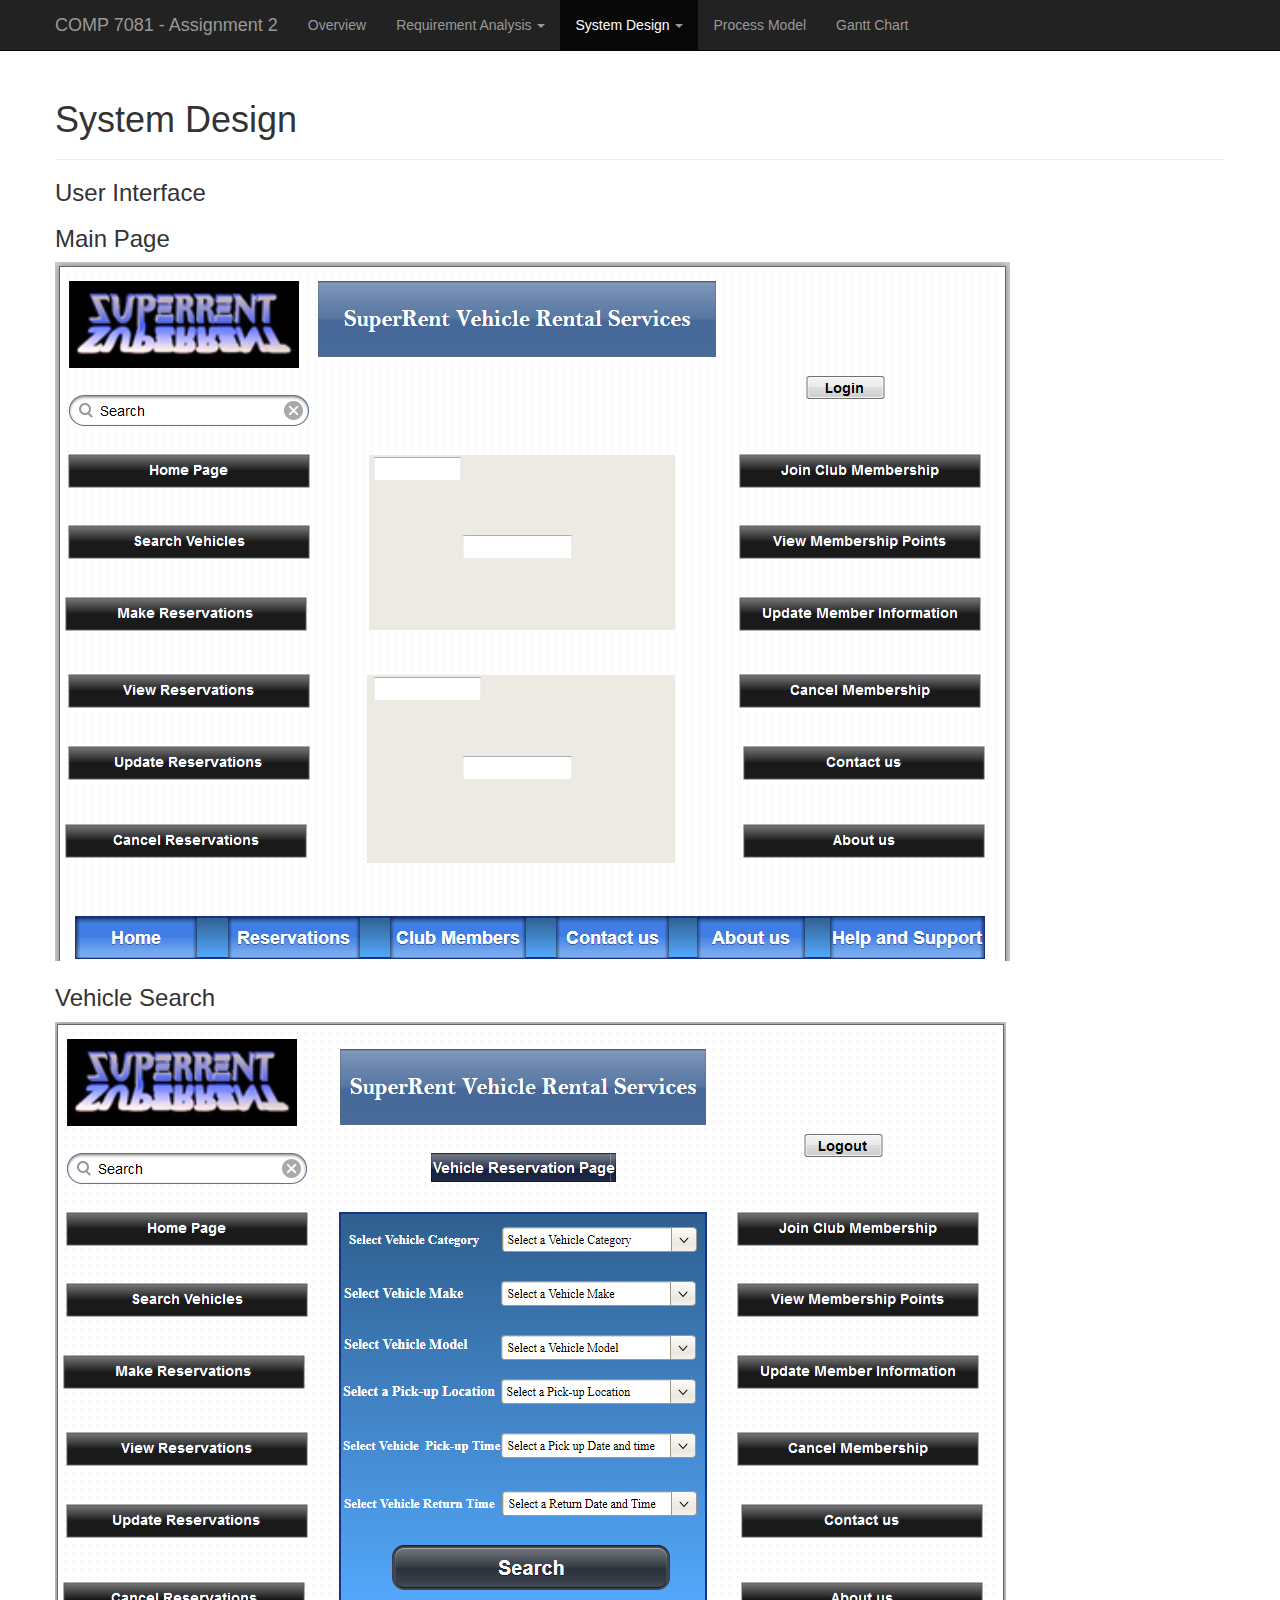
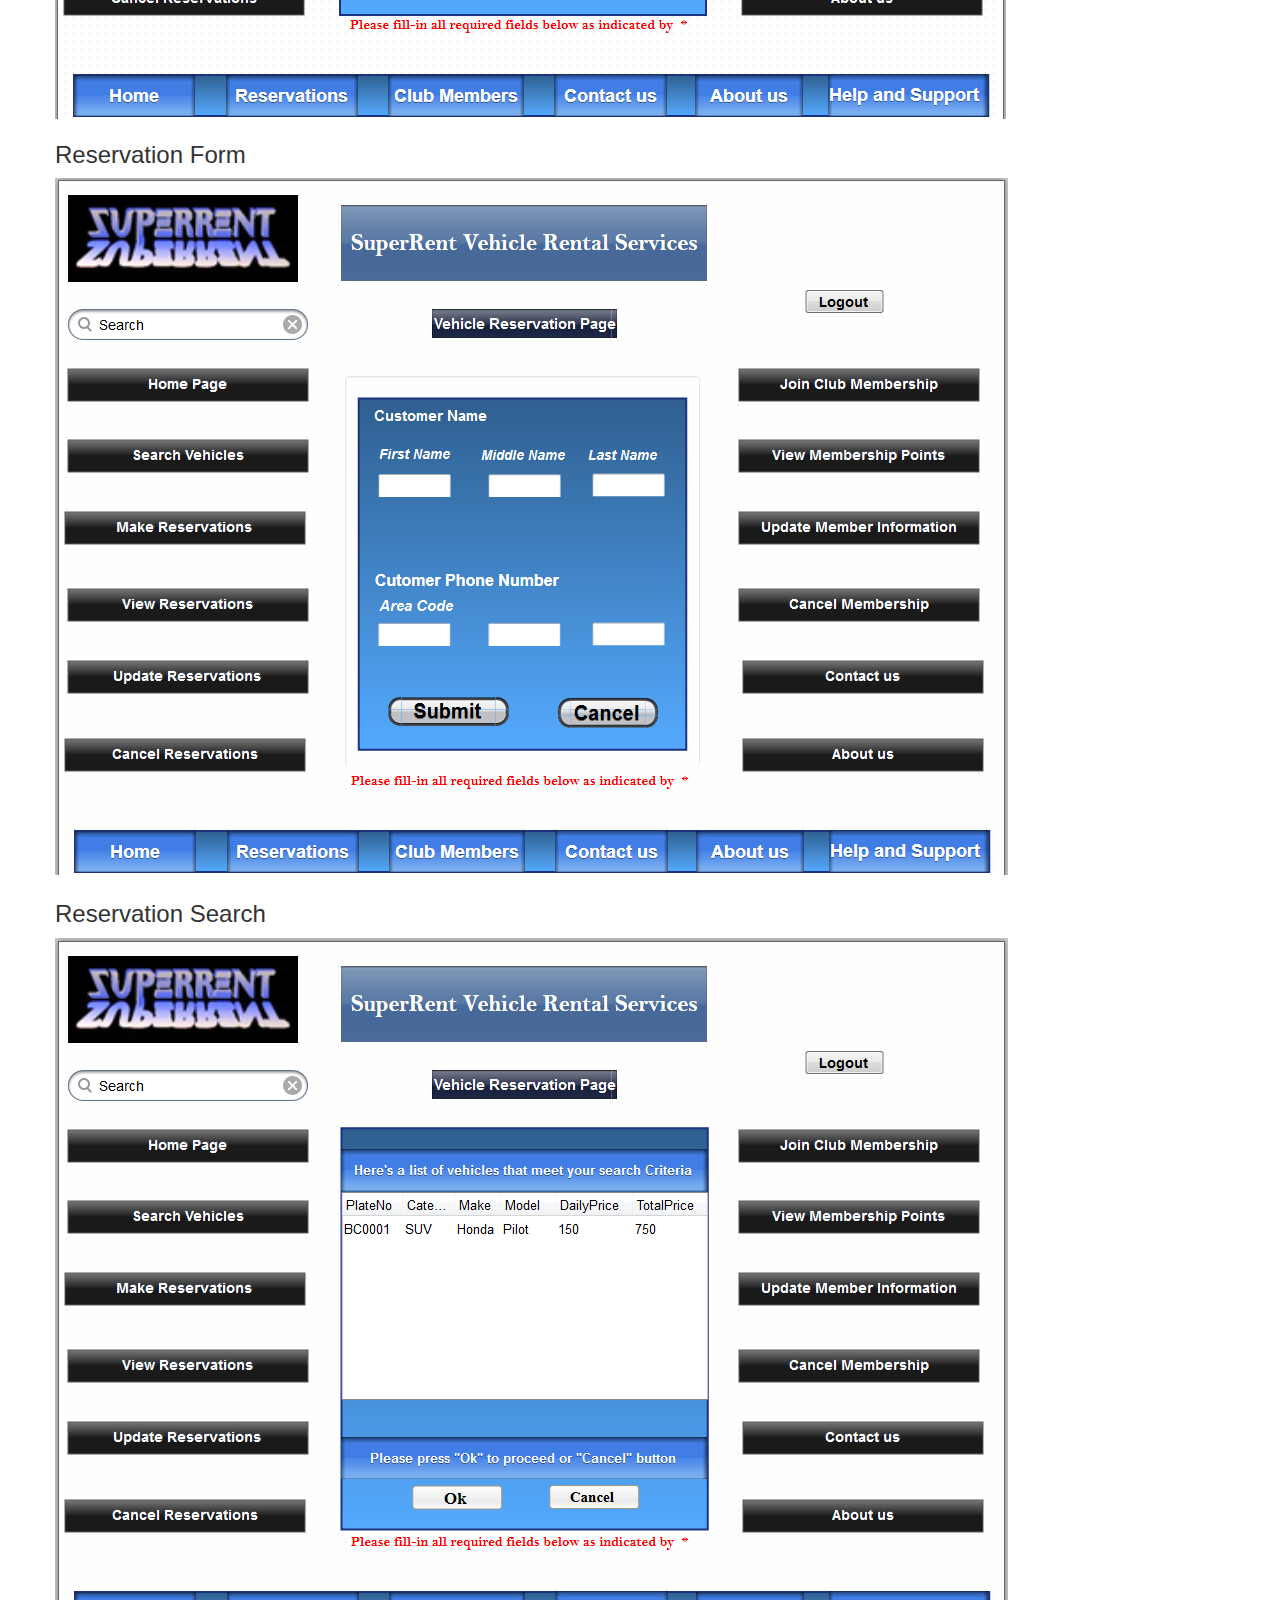
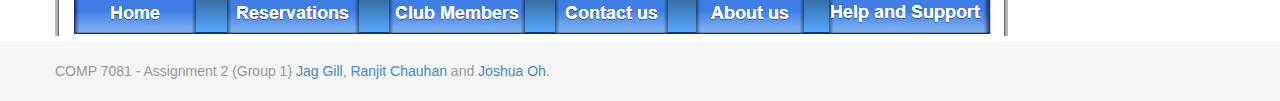
<file: html/design/user_interface.html>
<!doctype html>
<html>
<head>
<meta charset="utf-8">
<title>COMP 7081 - Assignment 2 (Group 1)</title>
<link rel="stylesheet" href="../../css/bootstrap.css">
<link rel="stylesheet" href="../../css/sticky-footer-navbar.css">
<script src="../../js/jquery.min.js"></script>
<script src="../../js/bootstrap.js"></script>
<!--[if lt IE 9]>
<script src="http://html5shiv.googlecode.com/svn/trunk/html5.js"></script>
<![endif]-->
</head>

<body>
<!-- Begin Wrap all page content -->
<div id="wrap">
<header class="navbar navbar-inverse navbar-fixed-top bs-docs-nav" role="banner">
  <div class="container">
    <div class="navbar-header">
      <button class="navbar-toggle" type="button" data-toggle="collapse" data-target=".bs-navbar-collapse">
        <span class="sr-only">Toggle navigation</span>
        <span class="icon-bar"></span>
        <span class="icon-bar"></span>
        <span class="icon-bar"></span>
      </button>
      <a href="../../index.html" class="navbar-brand">COMP 7081 - Assignment 2</a>
    </div>
    <nav class="collapse navbar-collapse bs-navbar-collapse" role="navigation">
      <ul class="nav navbar-nav">
          <li><a href="../../index.html">Overview</a></li>
          <li class="dropdown">
            <a class="dropdown-toggle" data-toggle="dropdown" href="#">
              Requirement Analysis <span class="caret"></span>
            </a>
            <ul class="dropdown-menu">
              <li><a href="../analysis/use_cases.html">Use Cases</a></li>
              <li><a href="../analysis/class_diagrams.html">Class Diagrams</a></li>
              <li><a href="../analysis/activity_diagrams.html">Activity Diagrams</a></li>
              <li><a href="../analysis/sequence_diagrams.html">Sequence Diagrams</a></li>
              <li><a href="../analysis/data_flow_diagrams.html">Data Flow Diagrams</a></li>
            </ul>
          </li>    
          <li class="dropdown active">
            <a class="dropdown-toggle" data-toggle="dropdown" href="#">
              System Design <span class="caret"></span>
            </a>
            <ul class="dropdown-menu">
              <li><a href="../design/architecture.html">Architecture</a></li>
              <li><a href="../design/components.html">Components</a></li>
              <li><a href="../design/database.html">Database/data structure</a></li>
              <li><a href="../design/detailed_class_diagrams.html">Detailed Class Diagrams</a></li>
              <li><a href="../design/detailed_sequence_diagrams.html">Detailed Sequence Diagrams</a></li>
              <li class="active"><a href="../design/user_interface.html">User Interface</a></li>
            </ul>
          </li>               
          <li><a href="../process_model.html">Process Model</a></li>
          <li><a href="../gantt_chart.html">Gantt Chart</a></li>
      </ul>
    </nav>
  </div>
</header>
    <!-- Begin page content -->
    <div class="container">
      <div class="page-header">
        <h1>System Design</h1>
      </div>
      <h3 id="overview-introduction">User Interface</h3>
	<h3 id="overview-background">Main Page</h3>
        <img src="./userInterfaces/image1.png">
	<h3 id="overview-background">Vehicle Search</h3>
	<img src="./userInterfaces/image4.png">
	<h3 id="overview-background">Reservation Form</h3>
	<img src="./userInterfaces/image3.png">
	<h3 id="overview-background">Reservation Search</h3>
	<img src="./userInterfaces/image2.png">
    </div>
     <!-- End page content -->
</div>
<!-- End Wrap all page content -->

<!-- Begin page footer -->
<div id="footer">
  <div class="container">
    <p class="text-muted credit">COMP 7081 - Assignment 2 (Group 1) <a href="##">Jag Gill</a>, <a href="##">Ranjit Chauhan</a> and <a href="##">Joshua Oh</a>.</p>
  </div>
</div>
<!-- End page footer -->

</body>
</html>
</file>
<file: css/sticky-footer-navbar.css>
/* Sticky footer styles
-------------------------------------------------- */

html,
body {
  height: 100%;
  /* The html and body elements cannot have any padding or margin. */
}

/* Wrapper for page content to push down footer */
#wrap {
  min-height: 100%;
  height: auto !important;
  height: 100%;
  /* Negative indent footer by its height */
  margin: 0 auto -60px;
  /* Pad bottom by footer height */
  padding: 0 0 60px;
}

/* Set the fixed height of the footer here */
#footer {
  height: 60px;
  background-color: #f5f5f5;
}


/* Custom page CSS
-------------------------------------------------- */
/* Not required for template or sticky footer method. */

#wrap > .container {
  padding: 60px 15px 0;
}
.container .credit {
  margin: 20px 0;
}

#footer > .container {
  padding-left: 15px;
  padding-right: 15px;
}

code {
  font-size: 80%;
}
</file>
<file: css/gantt.css>
.gantt, .gantt2 {
    width: 100%;
    margin: 20px auto;
    border: 14px solid #ddd;
    position: relative;
        -webkit-border-radius: 6px;
        -moz-border-radius: 6px;
        border-radius: 6px;
            -webkit-box-sizing: border-box;
            -moz-box-sizing: border-box;
            box-sizing: border-box;
}

.gantt:after {
    content: ".";
    visibility: hidden;
    display: block;
    height: 0;
    clear: both;
}

.fn-gantt {
    width: 100%;
}

.fn-gantt .fn-content {
    overflow: hidden;
    position: relative;
    width: 100%;
}




/* === LEFT PANEL === */

.fn-gantt .leftPanel {
    float: left;
    width: 225px;
    overflow: hidden;
    border-right: 1px solid #DDD;
    position: relative;
    z-index: 20;
}

.fn-gantt .row {
    float: left;
    height: 24px;
    line-height: 24px;
    margin-left: -1px;
}

.fn-gantt .leftPanel .fn-label {
    display: inline-block;
    margin: 0 0 0 5px;
    color: #484A4D;
    width: 110px;
    white-space: nowrap;
    text-overflow: ellipsis;
    overflow: hidden;
}

.fn-gantt .leftPanel .row0 {
    border-top: 1px solid #DDD;
}
.fn-gantt .leftPanel .name, .fn-gantt .leftPanel .desc {
    float: left;
    height: 23px;
    margin: 0;
    border-bottom: 1px solid #DDD;
    background-color: #f6f6f6;
}

.fn-gantt .leftPanel .name {
    width: 110px;
    font-weight: bold;
}

.fn-gantt .leftPanel .desc {
    width: 115px;
}

.fn-gantt .leftPanel .fn-wide, .fn-gantt .leftPanel .fn-wide .fn-label {
    width: 225px;
}

.fn-gantt .spacer {
    margin: -2px 0 1px 0;
    border-bottom: none;
    background-color: #f6f6f6;
}




/* === RIGHT PANEL === */

.fn-gantt .rightPanel {
    overflow: hidden;
}

.fn-gantt .dataPanel {
    margin-left: 0px;
    border-right: 1px solid #DDD;
    background-image: url(../images/gantt/grid.png);
    background-repeat: repeat;
    background-position: 24px 24px;
}
.fn-gantt .day, .fn-gantt .date {
    overflow: visible;
    width: 24px;
    line-height: 24px;
    text-align: center;
    border-left: 1px solid #DDD;
    border-bottom: 1px solid #DDD;
    margin: -1px 0 0 -1px;
    font-size: 11px;
    color: #484a4d;
    text-shadow: 0 1px 0 rgba(255,255,255,0.75);
    text-align: center;
}

.fn-gantt .holiday {
    background-color: #ffd263;
    height: 23px;
    margin: 0 0 -1px -1px;
}

.fn-gantt .today {
    background-color: #fff8da;
    height: 23px;
    margin: 0 0 -1px -1px;
    font-weight: bold;
    text-align: center;
}

.fn-gantt .sa, .fn-gantt .sn, .fn-gantt .wd {
    height: 23px;
    margin: 0 0 0 -1px;
    text-align: center;
}

.fn-gantt .sa, .fn-gantt .sn {
    color: #939496;
    background-color: #f5f5f5;
    text-align: center;
}

.fn-gantt .wd {
    background-color: #f6f6f6;
    text-align: center;
}

.fn-gantt .rightPanel .month, .fn-gantt .rightPanel .year {
    float: left;
    overflow: hidden;
    border-left: 1px solid #DDD;
    border-bottom: 1px solid #DDD;
    height: 23px;
    margin: 0 0 0 -1px;
    background-color: #f6f6f6;
    font-weight: bold;
    font-size: 11px;
    color: #484a4d;
    text-shadow: 0 1px 0 rgba(255,255,255,0.75);
    text-align: center;
}

.fn-gantt-hint {
    border: 5px solid #edc332;
    background-color: #fff5d4;
    padding: 10px;
    position: absolute;
    display: none;
    z-index: 11;
        -webkit-border-radius: 4px;
        -moz-border-radius: 4px;
        border-radius: 4px;
}

.fn-gantt .bar {
    background-color: #D0E4FD;
    height: 18px;
    margin: 4px 3px 3px 3px;
    position: absolute;
    z-index: 10;
    text-align: center;
        -webkit-box-shadow: 0 0 1px rgba(0,0,0,0.25) inset;
        -moz-box-shadow: 0 0 1px rgba(0,0,0,0.25) inset;
        box-shadow: 0 0 1px rgba(0,0,0,0.25) inset;
            -webkit-border-radius: 3px;
            -moz-border-radius: 3px;
            border-radius: 3px;
}

.fn-gantt .bar .fn-label {
    line-height: 18px;
    font-weight: bold;
    white-space: nowrap;
    width: 100%;
    text-overflow: ellipsis;
    overflow: hidden;
    text-shadow: 0 1px 0 rgba(255,255,255,0.4);
    color: #414B57 !important;
    text-align: center;
    font-size: 11px;
}

.fn-gantt .ganttRed {
    background-color: #F9C4E1;
}
.fn-gantt .ganttRed .fn-label {
    color: #78436D !important;
}

.fn-gantt .ganttGreen {
    background-color: #D8EDA3;
}
.fn-gantt .ganttGreen .fn-label {
    color: #778461 !important;
}

.fn-gantt .ganttOrange {
    background-color: #FCD29A;
}
.fn-gantt .ganttOrange .fn-label {
    color: #714715 !important;
}


/* === BOTTOM NAVIGATION === */

.fn-gantt .bottom {
    clear: both;
    background-color: #f6f6f6;
    width: 100%;
}
.fn-gantt .navigate {
    border-top: 1px solid #DDD;
    padding: 10px 0 10px 225px;
}

.fn-gantt .navigate .nav-slider {
    height: 20px;
    display: inline-block;
}

.fn-gantt .navigate .nav-slider-left, .fn-gantt .navigate .nav-slider-right {
    text-align: center;
    height: 20px;
    display: inline-block;
}

.fn-gantt .navigate .nav-slider-left {
    float: left;
}

.fn-gantt .navigate .nav-slider-right {
    float: right;
}

.fn-gantt .navigate .nav-slider-content {
    text-align: left;
    width: 160px;
    height: 20px;
    display: inline-block;
    margin: 0 10px;
}

.fn-gantt .navigate .nav-slider-bar, .fn-gantt .navigate .nav-slider-button {
    position: absolute;
    display: block;
}

.fn-gantt .navigate .nav-slider-bar {
    width: 155px;
    height: 6px;
    background-color: #838688;
    margin: 8px 0 0 0;
        -webkit-box-shadow: 0 1px 3px rgba(0,0,0,0.6) inset;
        -moz-box-shadow: 0 1px 3px rgba(0,0,0,0.6) inset;
        box-shadow: 0 1px 3px rgba(0,0,0,0.6) inset;
            -webkit-border-radius: 3px;
            -moz-border-radius: 3px;
            border-radius: 3px;
}

.fn-gantt .navigate .nav-slider-button {
    width: 17px;
    height: 60px;
    background: url(../images/gantt/slider_handle.png) center center no-repeat;
    left: 0px;
    top: 0px;
    margin: -26px 0 0 0;
    cursor: pointer;
}

.fn-gantt .navigate .page-number {
    display: inline-block;
    font-size: 10px;
    height: 20px;
}

.fn-gantt .navigate .page-number span {
    color: #666666;
    margin: 0 6px;
    height: 20px;
    line-height: 20px;
    display: inline-block;
}

.fn-gantt .navigate a:link, .fn-gantt .navigate a:visited, .fn-gantt .navigate a:active {
    text-decoration: none;
}

.fn-gantt .nav-link {
    margin: 0 3px 0 0;
    display: inline-block;
    width: 20px;
    height: 20px;
    font-size: 0px;
    background: #595959 url(../images/gantt/icon_sprite.png) !important;
    border: 1px solid #454546;
    cursor: pointer;
    vertical-align: top;
        -webkit-border-radius: 2px;
        -moz-border-radius: 2px;
        border-radius: 2px;
            -webkit-box-shadow: 0 1px 0 rgba(255,255,255,0.1) inset, 0 1px 1px rgba(0,0,0,0.2);
            -moz-box-shadow: 0 1px 0 rgba(255,255,255,0.1) inset, 0 1px 1px rgba(0,0,0,0.2);
            box-shadow: 0 1px 0 rgba(255,255,255,0.1) inset, 0 1px 1px rgba(0,0,0,0.2);
                -webkit-box-sizing: border-box;
                -moz-box-sizing: border-box;
                box-sizing: border-box;
}
.fn-gantt .nav-link:active {
    -webkit-box-shadow: 0 1px 1px rgba(0,0,0,0.25) inset, 0 1px 0 #FFF;
    -moz-box-shadow: 0 1px 1px rgba(0,0,0,0.25) inset, 0 1px 0 #FFF;
    box-shadow: 0 1px 1px rgba(0,0,0,0.25) inset, 0 1px 0 #FFF;
}

.fn-gantt .navigate .nav-page-back {
    background-position: 1px 0 !important;
    margin: 0;
}

.fn-gantt .navigate .nav-page-next {
    background-position: 1px -16px !important;
    margin-right: 15px;
}

.fn-gantt .navigate .nav-slider .nav-page-next {
    margin-right: 5px;
}

.fn-gantt .navigate .nav-begin {
    background-position: 1px -112px !important;
}

.fn-gantt .navigate .nav-prev-week {
    background-position: 1px -128px !important;
}

.fn-gantt .navigate .nav-prev-day {
    background-position: 1px -48px !important;
}

.fn-gantt .navigate .nav-next-day {
    background-position: 1px -64px !important;
}

.fn-gantt .navigate .nav-next-week {
    background-position: 1px -160px !important;
}

.fn-gantt .navigate .nav-end {
    background-position: 1px -144px !important;
}

.fn-gantt .navigate .nav-zoomOut {
    background-position: 1px -96px !important;
}

.fn-gantt .navigate .nav-zoomIn {
    background-position: 1px -80px !important;
    margin-left: 15px;
}

.fn-gantt .navigate .nav-now {
    background-position: 1px -32px !important;
}

.fn-gantt .navigate .nav-slider .nav-now {
    margin-right: 5px;
}

.fn-gantt-loader {
    position: absolute;
    width: 100%;
    height: 100%;
    left: 0;
    top: 0;
    filter: progid:DXImageTransform.Microsoft.gradient( startColorstr='#bf000000', endColorstr='#bf000000',GradientType=0 );
    background: rgba(0,0,0,0.75);
    z-index: 30;
}
.fn-gantt-loader-spinner span {
    position: absolute;
    margin: auto;
    top: 0;
    right: 0;
    bottom: 0;
    left: 0;
    width: 100%;
    text-align: center;
    height: 1em;
    line-height: 1em;
    color: #fff;
    font-size: 1em;
    font-weight: bold;
}

.row:after {
    clear: both;
}
</file>
